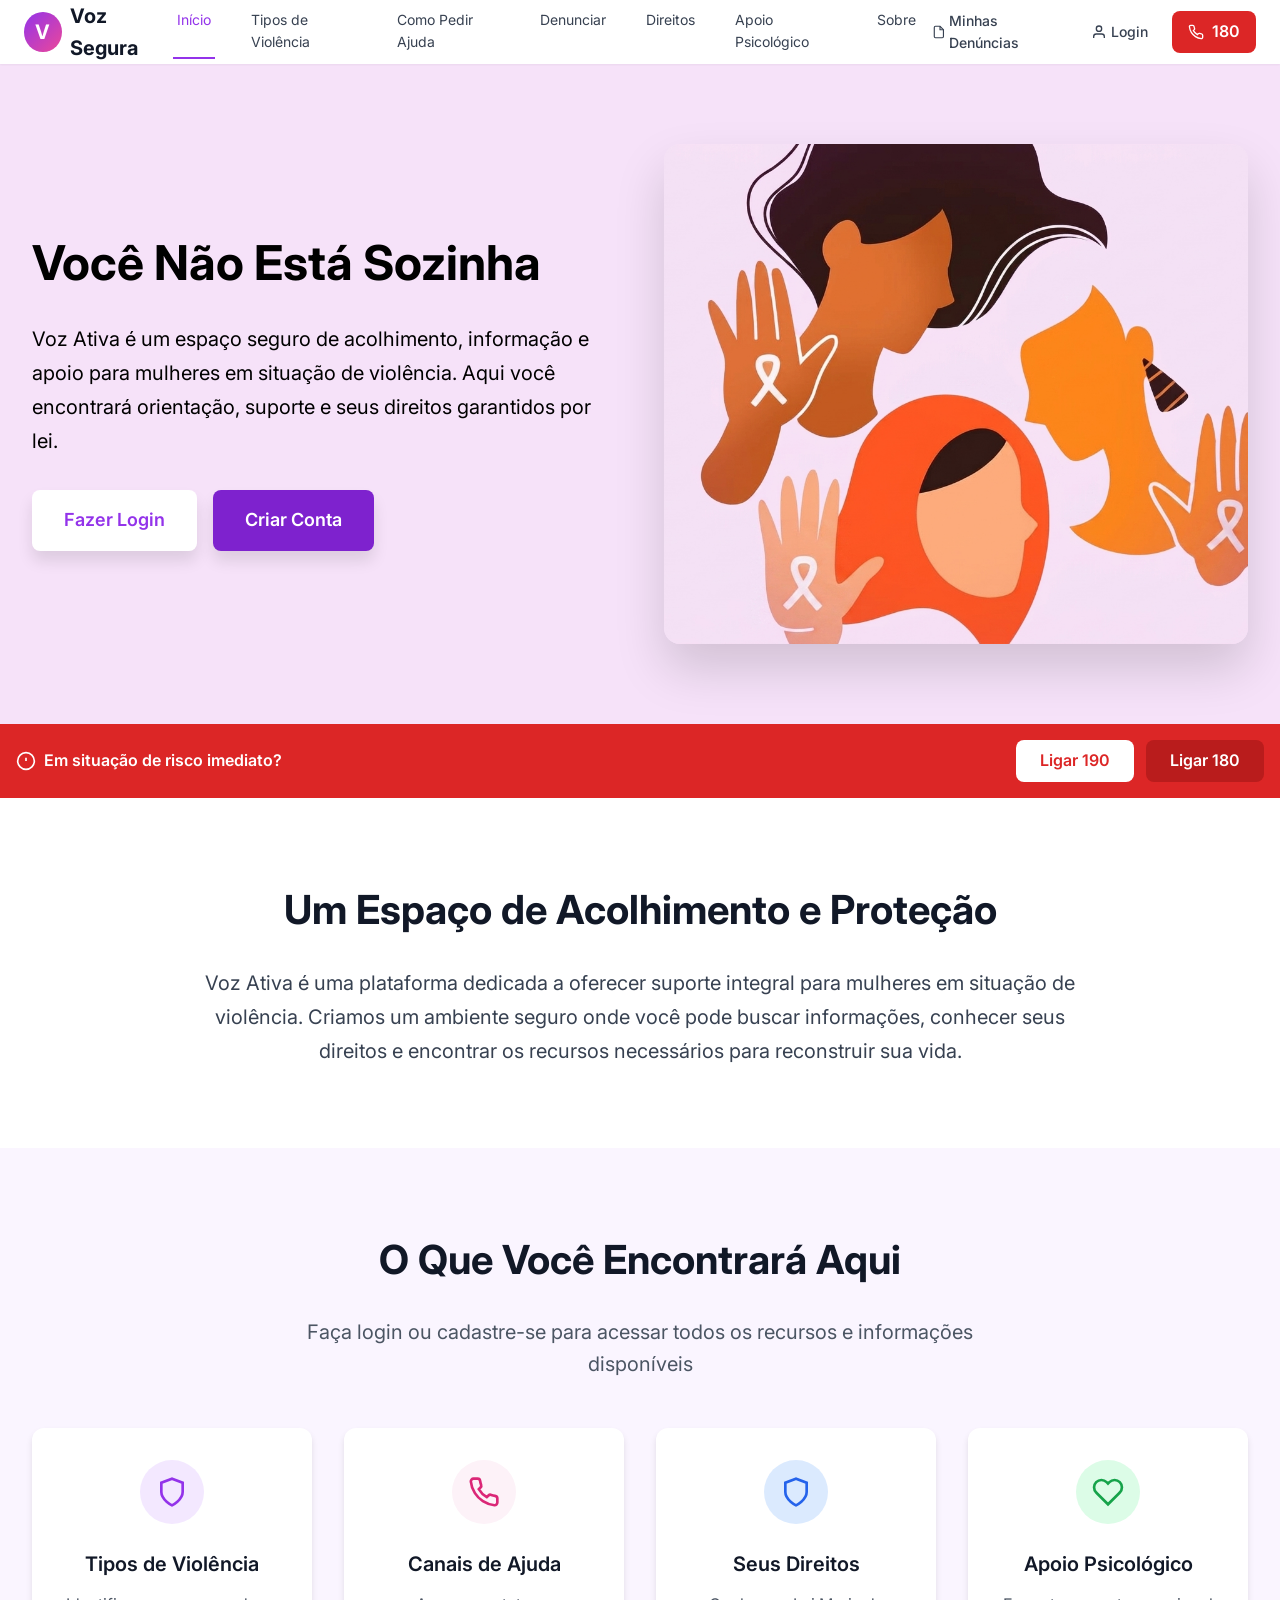
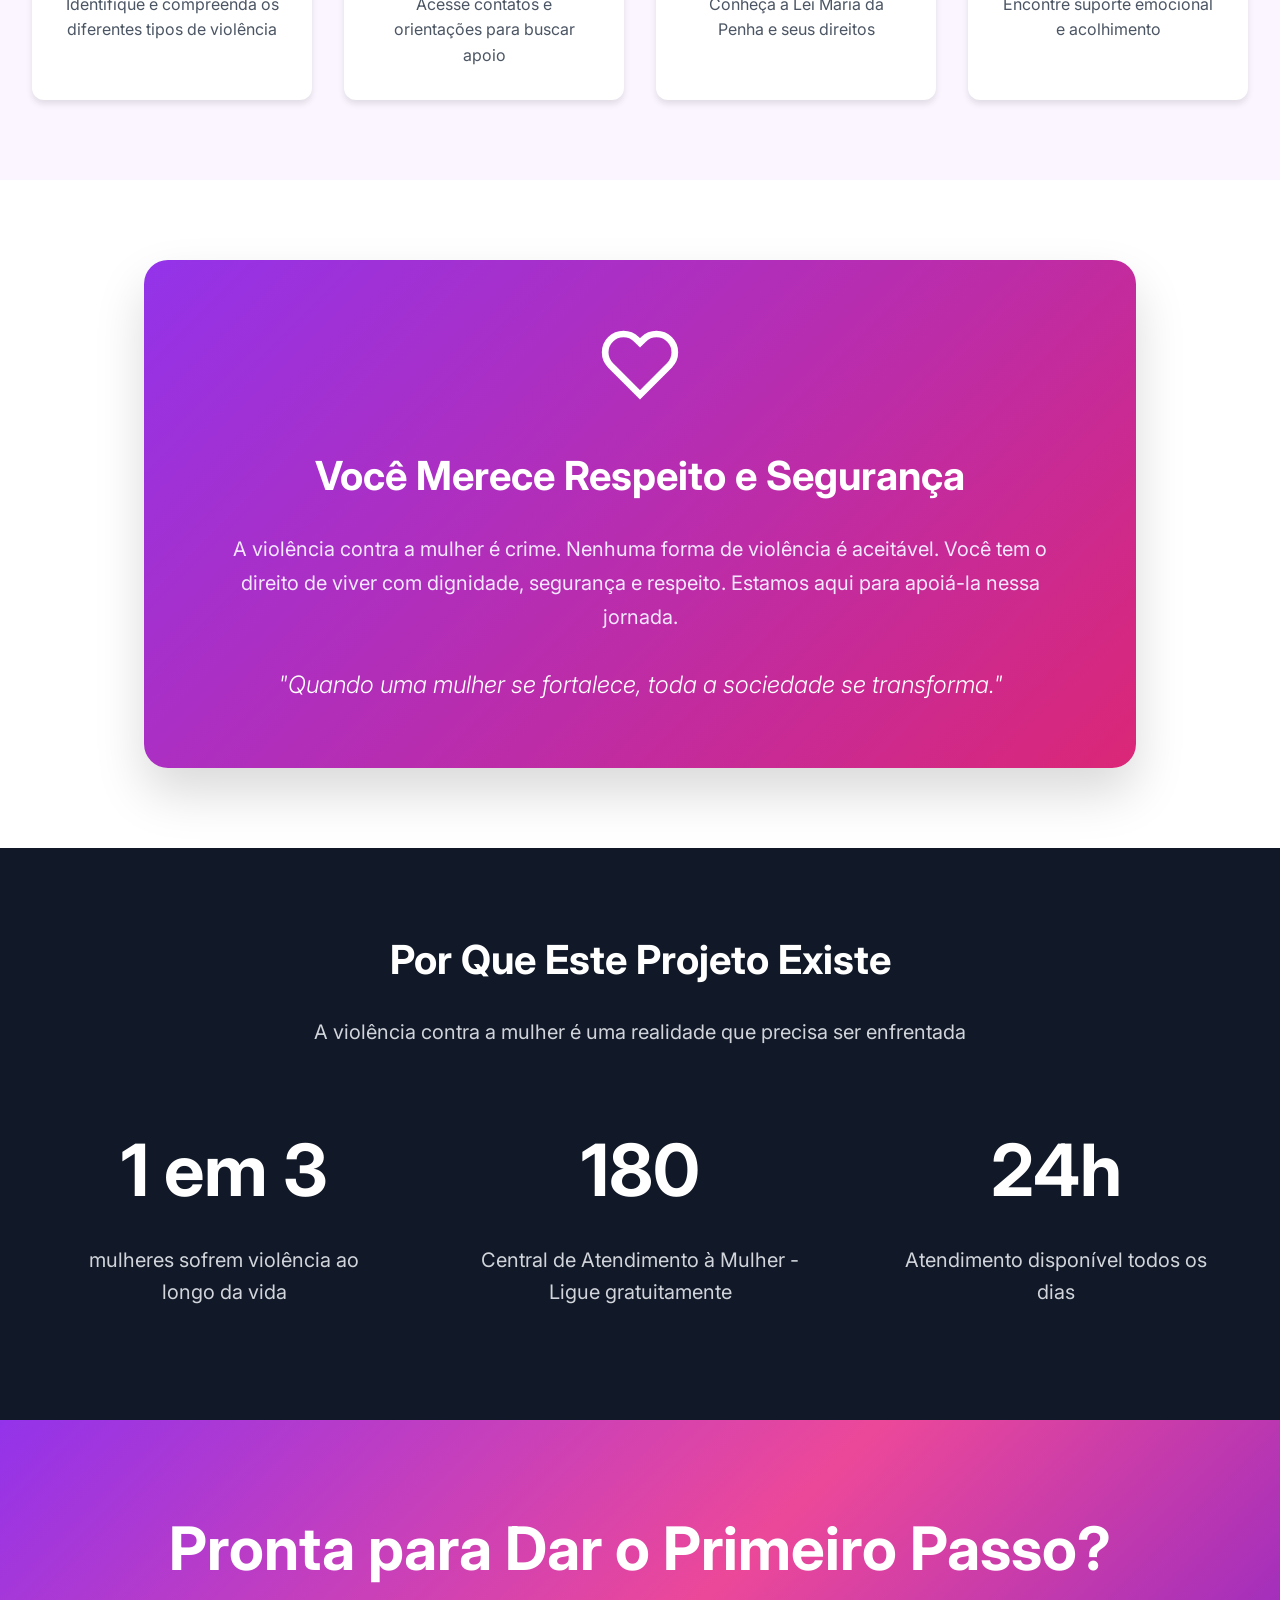
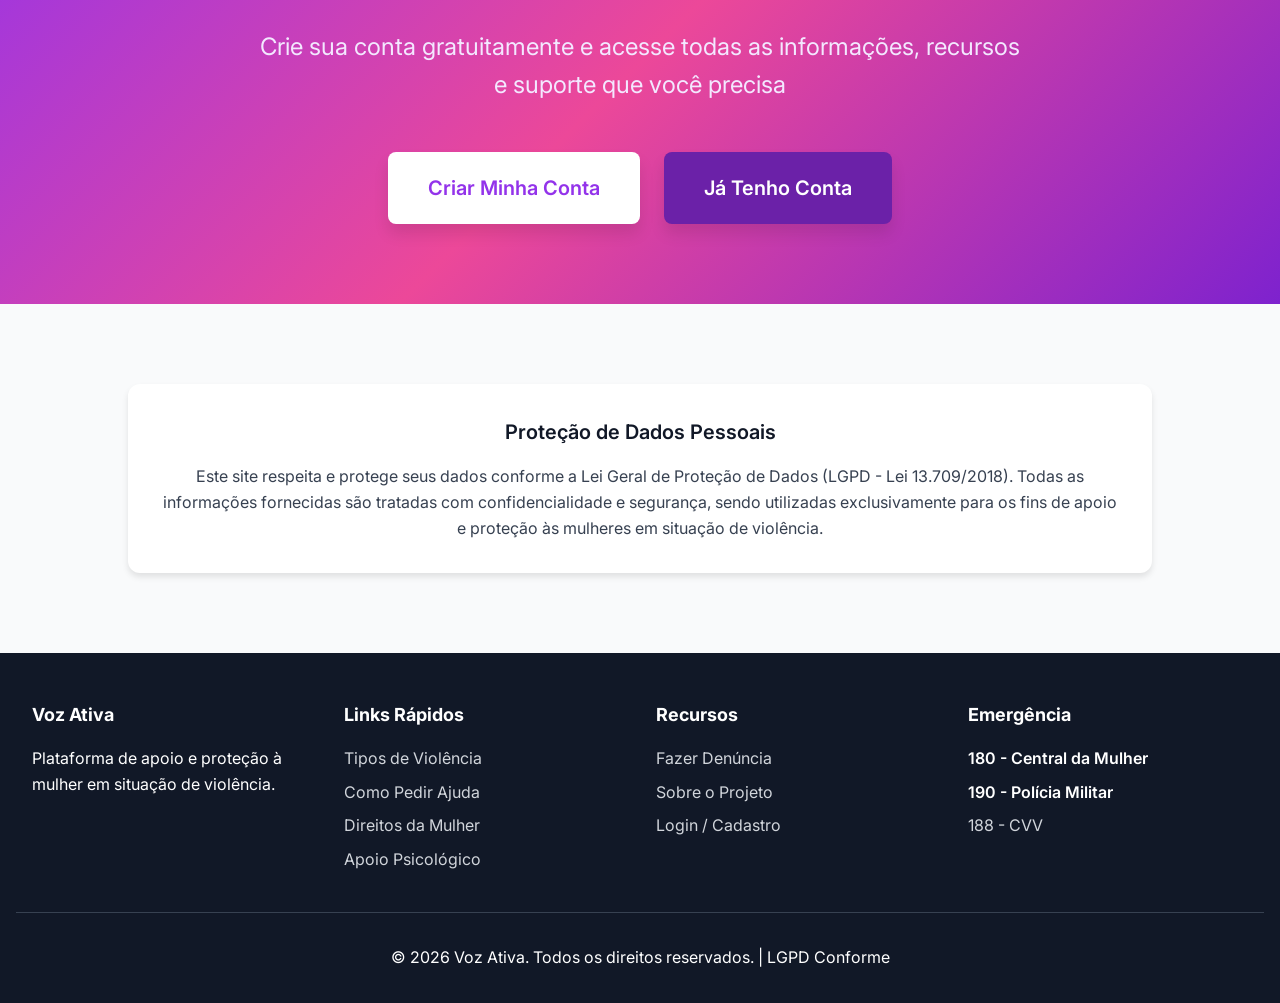
<file: index.html>
<!DOCTYPE html>
<html lang="pt-BR">

<head>
    <meta charset="UTF-8">
    <meta name="viewport" content="width=device-width, initial-scale=1.0">
    <title>Voz Ativa - Plataforma de Apoio à Mulher</title>
    <link rel="stylesheet" href="css/styles.css">
    <link rel="preconnect" href="https://fonts.googleapis.com">
    <link rel="preconnect" href="https://fonts.gstatic.com" crossorigin>
    <link href="https://fonts.googleapis.com/css2?family=Inter:wght@300;400;500;600;700;800;900&display=swap"
        rel="stylesheet">
</head>

<body>
    <!-- Header -->
    <header>
        <div class="container header-content">
            <a href="index.html" class="logo">
                <div class="logo-circle">V</div>
                <span class="logo-text">Voz Segura</span>
            </a>

            <!-- barra de navegação -->
            <nav class="nav-desktop">
                <a href="index.html" class="nav-link active">Início</a>
                <a href="tipos-violencia.html" class="nav-link">Tipos de Violência</a>
                <a href="como-pedir-ajuda.html" class="nav-link">Como Pedir Ajuda</a>
                <a href="denuncia.html" class="nav-link">Denunciar</a>
                <a href="direitos.html" class="nav-link">Direitos</a>
                <a href="apoio-psicologico.html" class="nav-link">Apoio Psicológico</a>
                <a href="sobre.html" class="nav-link">Sobre</a>
            </nav>


            <div class="user-nav">
                <a href="dashboard.html" class="user-nav-link">
                    <svg width="16" height="16" viewBox="0 0 24 24" fill="none" stroke="currentColor" stroke-width="2">
                        <path d="M14 2H6a2 2 0 0 0-2 2v16a2 2 0 0 0 2 2h12a2 2 0 0 0 2-2V8z"></path>
                        <polyline points="14 2 14 8 20 8"></polyline>
                    </svg>
                    Minhas Denúncias
                </a>
                <a href="login.html" class="user-nav-link">
                    <svg width="16" height="16" viewBox="0 0 24 24" fill="none" stroke="currentColor" stroke-width="2">
                        <path d="M20 21v-2a4 4 0 0 0-4-4H8a4 4 0 0 0-4 4v2"></path>
                        <circle cx="12" cy="7" r="4"></circle>
                    </svg>
                    Login
                </a>
                <a href="tel:180" class="btn-emergency">
                    <svg width="16" height="16" viewBox="0 0 24 24" fill="none" stroke="currentColor" stroke-width="2">
                        <path
                            d="M22 16.92v3a2 2 0 0 1-2.18 2 19.79 19.79 0 0 1-8.63-3.07 19.5 19.5 0 0 1-6-6 19.79 19.79 0 0 1-3.07-8.67A2 2 0 0 1 4.11 2h3a2 2 0 0 1 2 1.72 12.84 12.84 0 0 0 .7 2.81 2 2 0 0 1-.45 2.11L8.09 9.91a16 16 0 0 0 6 6l1.27-1.27a2 2 0 0 1 2.11-.45 12.84 12.84 0 0 0 2.81.7A2 2 0 0 1 22 16.92z">
                        </path>
                    </svg>
                    180
                </a>
            </div>

            <!-- Mobile Menu Button -->
            <button class="mobile-menu-btn" onclick="toggleMobileMenu()">
                <svg width="24" height="24" viewBox="0 0 24 24" fill="none" stroke="currentColor" stroke-width="2">
                    <line x1="3" y1="12" x2="21" y2="12"></line>
                    <line x1="3" y1="6" x2="21" y2="6"></line>
                    <line x1="3" y1="18" x2="21" y2="18"></line>
                </svg>
            </button>
        </div>

        <!-- Mobile Menu -->
        <div class="mobile-menu" id="mobileMenu">
            <a href="index.html" class="mobile-nav-link active">Início</a>
            <a href="tipos-violencia.html" class="mobile-nav-link">Tipos de Violência</a>
            <a href="como-pedir-ajuda.html" class="mobile-nav-link">Como Pedir Ajuda</a>
            <a href="denuncia.html" class="mobile-nav-link">Denunciar</a>
            <a href="direitos.html" class="mobile-nav-link">Direitos</a>
            <a href="apoio-psicologico.html" class="mobile-nav-link">Apoio Psicológico</a>
            <a href="sobre.html" class="mobile-nav-link">Sobre</a>
            <hr style="margin: 1rem 0; border-color: var(--gray-200);">
            <a href="dashboard.html" class="mobile-nav-link">Minhas Denúncias</a>
            <a href="login.html" class="mobile-nav-link">Login</a>
            <a href="tel:180" class="btn-emergency" style="display: flex; margin-top: 1rem;">
                Ligar 180 - Emergência
            </a>
        </div>
    </header>



    <!-- Hero Section -->
    <section class="hero">
        <div class="container hero-content">
            <div class="hero-text">
                <h1>Você Não Está Sozinha</h1>
                <p>Voz Ativa é um espaço seguro de acolhimento, informação e apoio para mulheres em situação de
                    violência. Aqui você encontrará orientação, suporte e seus direitos garantidos por lei.</p>
                <div class="hero-buttons">
                    <a href="login.html" class="btn-primary">Fazer Login</a>
                    <a href="login.html" class="btn-secondary">Criar Conta</a>
                </div>
            </div>
            <div class="hero-image">
                <img src="img/Gemini_Generated_Image_6g952v6g952v6g95.png" alt="Mulheres se apoiando">
            </div>
        </div>
    </section>

    <!-- Emergency Banner -->
    <div class="emergency-banner">
        <div class="container emergency-content">
            <div class="emergency-text">
                <svg width="20" height="20" viewBox="0 0 24 24" fill="none" stroke="currentColor" stroke-width="2">
                    <circle cx="12" cy="12" r="10"></circle>
                    <line x1="12" y1="8" x2="12" y2="12"></line>
                    <line x1="12" y1="16" x2="12.01" y2="16"></line>
                </svg>
                <span>Em situação de risco imediato?</span>
            </div>
            <div class="emergency-buttons">
                <a href="tel:190" class="btn-emergency-white">Ligar 190</a>
                <a href="tel:180" class="btn-emergency-dark">Ligar 180</a>
            </div>
        </div>
    </div>

    <!-- About Section -->
    <section class="section-white">
        <div class="container">
            <div style="max-width: 56rem; margin: 0 auto; text-align: center;">
                <h2 class="section-title">Um Espaço de Acolhimento e Proteção</h2>
                <p style="font-size: 1.25rem; color: var(--gray-700); line-height: 1.7;">
                    Voz Ativa é uma plataforma dedicada a oferecer suporte integral para mulheres em situação de
                    violência. Criamos um ambiente seguro onde você pode buscar informações, conhecer seus direitos e
                    encontrar os recursos necessários para reconstruir sua vida.
                </p>
            </div>
        </div>
    </section>

    <!-- Features Section -->
    <section class="section-purple">
        <div class="container">
            <div class="text-center mb-4">
                <h2 class="section-title">O Que Você Encontrará Aqui</h2>
                <p class="section-description">Faça login ou cadastre-se para acessar todos os recursos e informações
                    disponíveis</p>
            </div>

            <div class="grid grid-4">
                <div class="card">
                    <div class="card-icon card-icon-purple">
                        <svg width="32" height="32" viewBox="0 0 24 24" fill="none" stroke="currentColor"
                            stroke-width="2">
                            <path d="M12 22s8-4 8-10V5l-8-3-8 3v7c0 6 8 10 8 10z"></path>
                        </svg>
                    </div>
                    <h3 class="card-title">Tipos de Violência</h3>
                    <p class="card-text">Identifique e compreenda os diferentes tipos de violência</p>
                </div>

                <div class="card">
                    <div class="card-icon card-icon-pink">
                        <svg width="32" height="32" viewBox="0 0 24 24" fill="none" stroke="currentColor"
                            stroke-width="2">
                            <path
                                d="M22 16.92v3a2 2 0 0 1-2.18 2 19.79 19.79 0 0 1-8.63-3.07 19.5 19.5 0 0 1-6-6 19.79 19.79 0 0 1-3.07-8.67A2 2 0 0 1 4.11 2h3a2 2 0 0 1 2 1.72 12.84 12.84 0 0 0 .7 2.81 2 2 0 0 1-.45 2.11L8.09 9.91a16 16 0 0 0 6 6l1.27-1.27a2 2 0 0 1 2.11-.45 12.84 12.84 0 0 0 2.81.7A2 2 0 0 1 22 16.92z">
                            </path>
                        </svg>
                    </div>
                    <h3 class="card-title">Canais de Ajuda</h3>
                    <p class="card-text">Acesse contatos e orientações para buscar apoio</p>
                </div>

                <div class="card">
                    <div class="card-icon card-icon-blue">
                        <svg width="32" height="32" viewBox="0 0 24 24" fill="none" stroke="currentColor"
                            stroke-width="2">
                            <path d="M12 22s8-4 8-10V5l-8-3-8 3v7c0 6 8 10 8 10z"></path>
                        </svg>
                    </div>
                    <h3 class="card-title">Seus Direitos</h3>
                    <p class="card-text">Conheça a Lei Maria da Penha e seus direitos</p>
                </div>

                <div class="card">
                    <div class="card-icon card-icon-green">
                        <svg width="32" height="32" viewBox="0 0 24 24" fill="none" stroke="currentColor"
                            stroke-width="2">
                            <path
                                d="M20.84 4.61a5.5 5.5 0 0 0-7.78 0L12 5.67l-1.06-1.06a5.5 5.5 0 0 0-7.78 7.78l1.06 1.06L12 21.23l7.78-7.78 1.06-1.06a5.5 5.5 0 0 0 0-7.78z">
                            </path>
                        </svg>
                    </div>
                    <h3 class="card-title">Apoio Psicológico</h3>
                    <p class="card-text">Encontre suporte emocional e acolhimento</p>
                </div>
            </div>
        </div>
    </section>

    <!-- Support Message -->
    <section class="section-white">
        <div class="container" style="max-width: 64rem;">
            <div
                style="background: linear-gradient(135deg, var(--purple-600), var(--pink-600)); border-radius: 1.5rem; box-shadow: var(--shadow-2xl); padding: 4rem; text-align: center; color: var(--white);">
                <svg width="80" height="80" viewBox="0 0 24 24" fill="none" stroke="currentColor" stroke-width="2"
                    style="margin: 0 auto 2rem;">
                    <path
                        d="M20.84 4.61a5.5 5.5 0 0 0-7.78 0L12 5.67l-1.06-1.06a5.5 5.5 0 0 0-7.78 7.78l1.06 1.06L12 21.23l7.78-7.78 1.06-1.06a5.5 5.5 0 0 0 0-7.78z">
                    </path>
                </svg>
                <h2 style="font-size: 2.5rem; margin-bottom: 1.5rem;">Você Merece Respeito e Segurança</h2>
                <p style="font-size: 1.25rem; color: var(--purple-100); margin-bottom: 2rem; line-height: 1.7;">
                    A violência contra a mulher é crime. Nenhuma forma de violência é aceitável. Você tem o direito de
                    viver com dignidade, segurança e respeito. Estamos aqui para apoiá-la nessa jornada.
                </p>
                <p style="font-size: 1.5rem; font-style: italic; font-weight: 300;">
                    "Quando uma mulher se fortalece, toda a sociedade se transforma."
                </p>
            </div>
        </div>
    </section>

    <!-- Statistics -->
    <section class="section-dark">
        <div class="container">
            <div class="text-center mb-4">
                <h2 class="section-title">Por Que Este Projeto Existe</h2>
                <p style="font-size: 1.25rem; color: var(--gray-300); max-width: 48rem; margin: 0 auto;">
                    A violência contra a mulher é uma realidade que precisa ser enfrentada
                </p>
            </div>

            <div class="grid grid-3">
                <div class="stat-card">
                    <div class="stat-number" style="color: var(--purple-400);">1 em 3</div>
                    <p class="stat-label">mulheres sofrem violência ao longo da vida</p>
                </div>
                <div class="stat-card">
                    <div class="stat-number" style="color: var(--pink-400);">180</div>
                    <p class="stat-label">Central de Atendimento à Mulher - Ligue gratuitamente</p>
                </div>
                <div class="stat-card">
                    <div class="stat-number" style="color: var(--purple-400);">24h</div>
                    <p class="stat-label">Atendimento disponível todos os dias</p>
                </div>
            </div>
        </div>
    </section>

    <!-- CTA Section -->
    <section class="cta-section">
        <div class="container">
            <h2 class="cta-title">Pronta para Dar o Primeiro Passo?</h2>
            <p class="cta-description">
                Crie sua conta gratuitamente e acesse todas as informações, recursos e suporte que você precisa
            </p>
            <div class="cta-buttons">
                <a href="login.html" class="btn-primary" style="font-size: 1.25rem; padding: 1.25rem 2.5rem;">Criar
                    Minha Conta</a>
                <a href="login.html" class="btn-secondary"
                    style="font-size: 1.25rem; padding: 1.25rem 2.5rem; background: var(--purple-800);">Já Tenho
                    Conta</a>
            </div>
        </div>
    </section>

    <!-- Privacy Notice -->
    <section class="section-gray">
        <div class="container">
            <div class="card" style="max-width: 64rem; margin: 0 auto; text-align: center;">
                <h3 style="font-weight: 600; margin-bottom: 1rem; font-size: 1.25rem;">Proteção de Dados Pessoais</h3>
                <p style="color: var(--gray-700);">
                    Este site respeita e protege seus dados conforme a Lei Geral de Proteção de Dados (LGPD - Lei
                    13.709/2018). Todas as informações fornecidas são tratadas com confidencialidade e segurança, sendo
                    utilizadas exclusivamente para os fins de apoio e proteção às mulheres em situação de violência.
                </p>
            </div>
        </div>
    </section>

    <!-- Footer -->
    <footer>
        <div class="container footer-content">
            <div class="footer-section">
                <h3>Voz Ativa</h3>
                <p style="color: var(--gray-400);">Plataforma de apoio e proteção à mulher em situação de violência.</p>
            </div>
            <div class="footer-section">
                <h3>Links Rápidos</h3>
                <a href="tipos-violencia.html" class="footer-link">Tipos de Violência</a>
                <a href="como-pedir-ajuda.html" class="footer-link">Como Pedir Ajuda</a>
                <a href="direitos.html" class="footer-link">Direitos da Mulher</a>
                <a href="apoio-psicologico.html" class="footer-link">Apoio Psicológico</a>
            </div>
            <div class="footer-section">
                <h3>Recursos</h3>
                <a href="denuncia.html" class="footer-link">Fazer Denúncia</a>
                <a href="sobre.html" class="footer-link">Sobre o Projeto</a>
                <a href="login.html" class="footer-link">Login / Cadastro</a>
            </div>
            <div class="footer-section">
                <h3>Emergência</h3>
                <a href="tel:180" class="footer-link" style="font-weight: 600; color: var(--red-400);">180 - Central da
                    Mulher</a>
                <a href="tel:190" class="footer-link" style="font-weight: 600; color: var(--red-400);">190 - Polícia
                    Militar</a>
                <a href="tel:188" class="footer-link">188 - CVV</a>
            </div>
        </div>
        <div class="container footer-bottom">
            <p>&copy; 2026 Voz Ativa. Todos os direitos reservados. | LGPD Conforme</p>
        </div>
    </footer>

    <script src="js/script.js"></script>
</body>

</html>
</file>
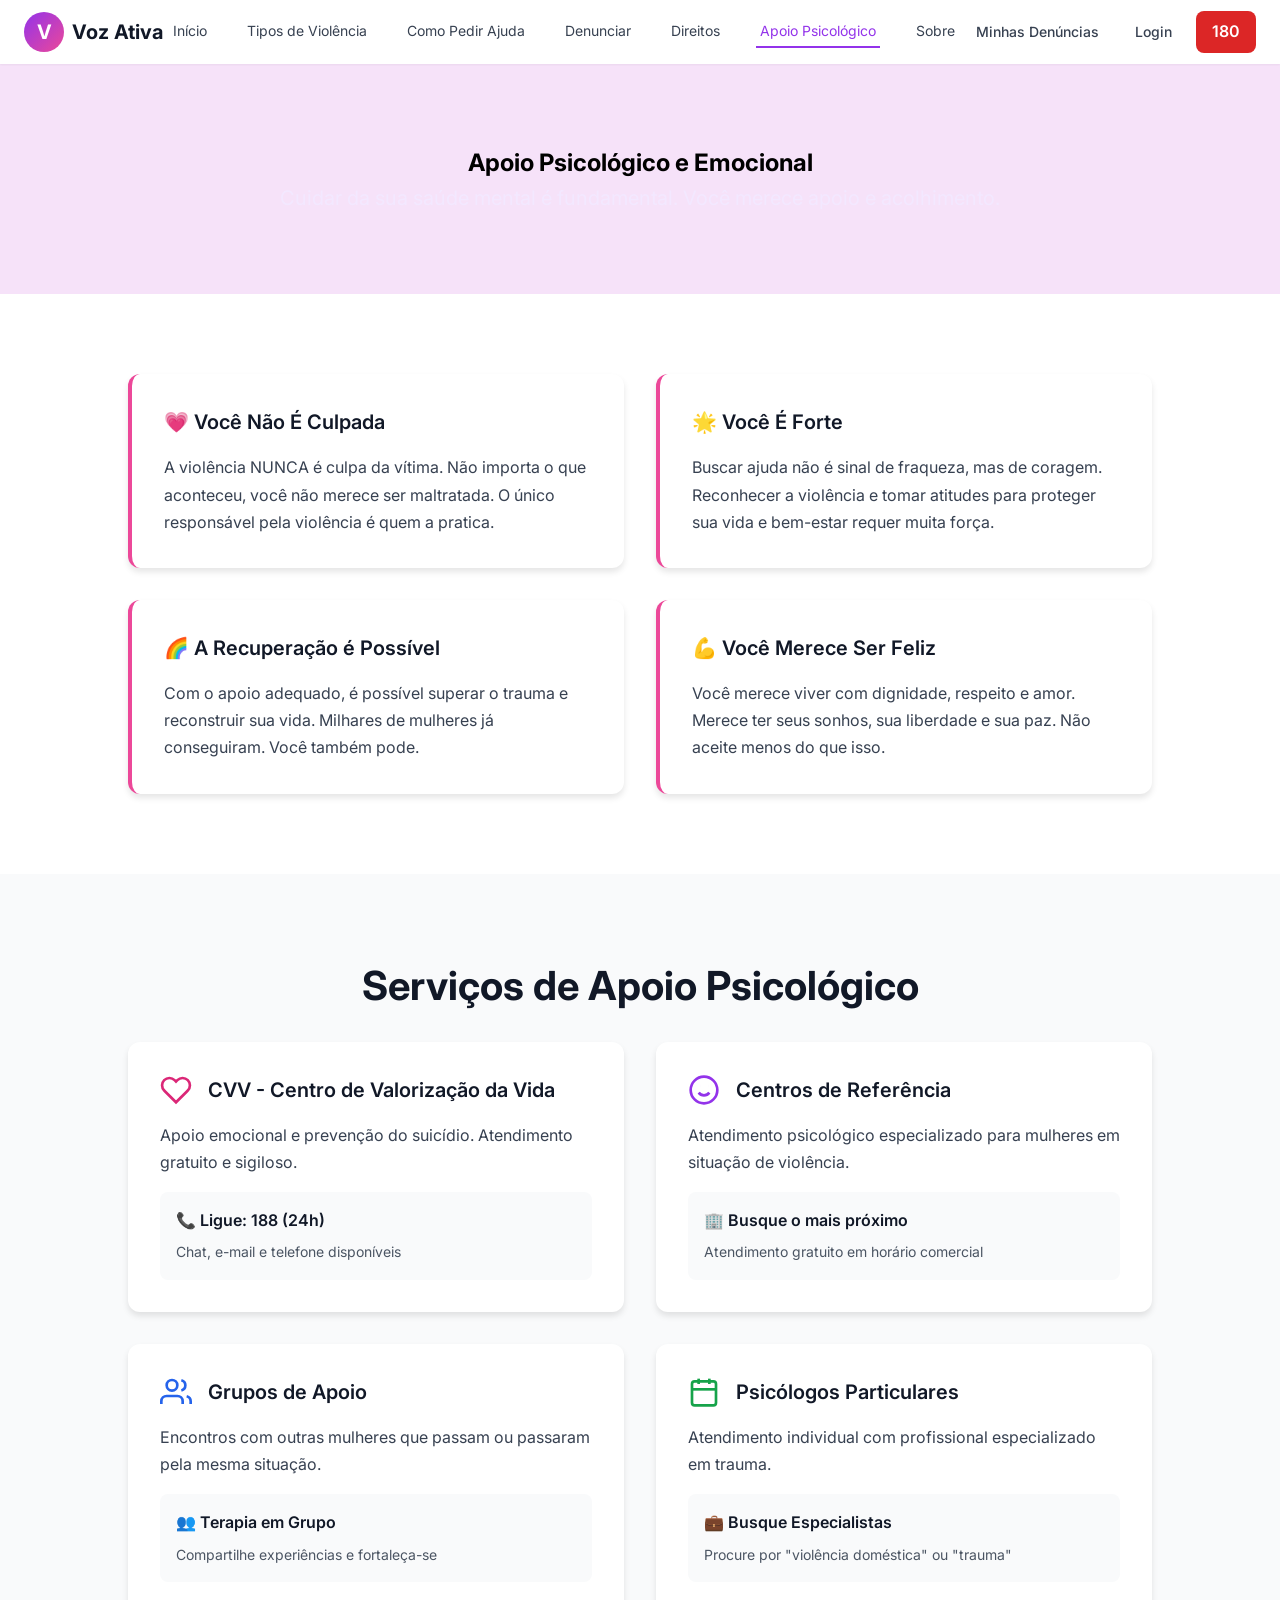
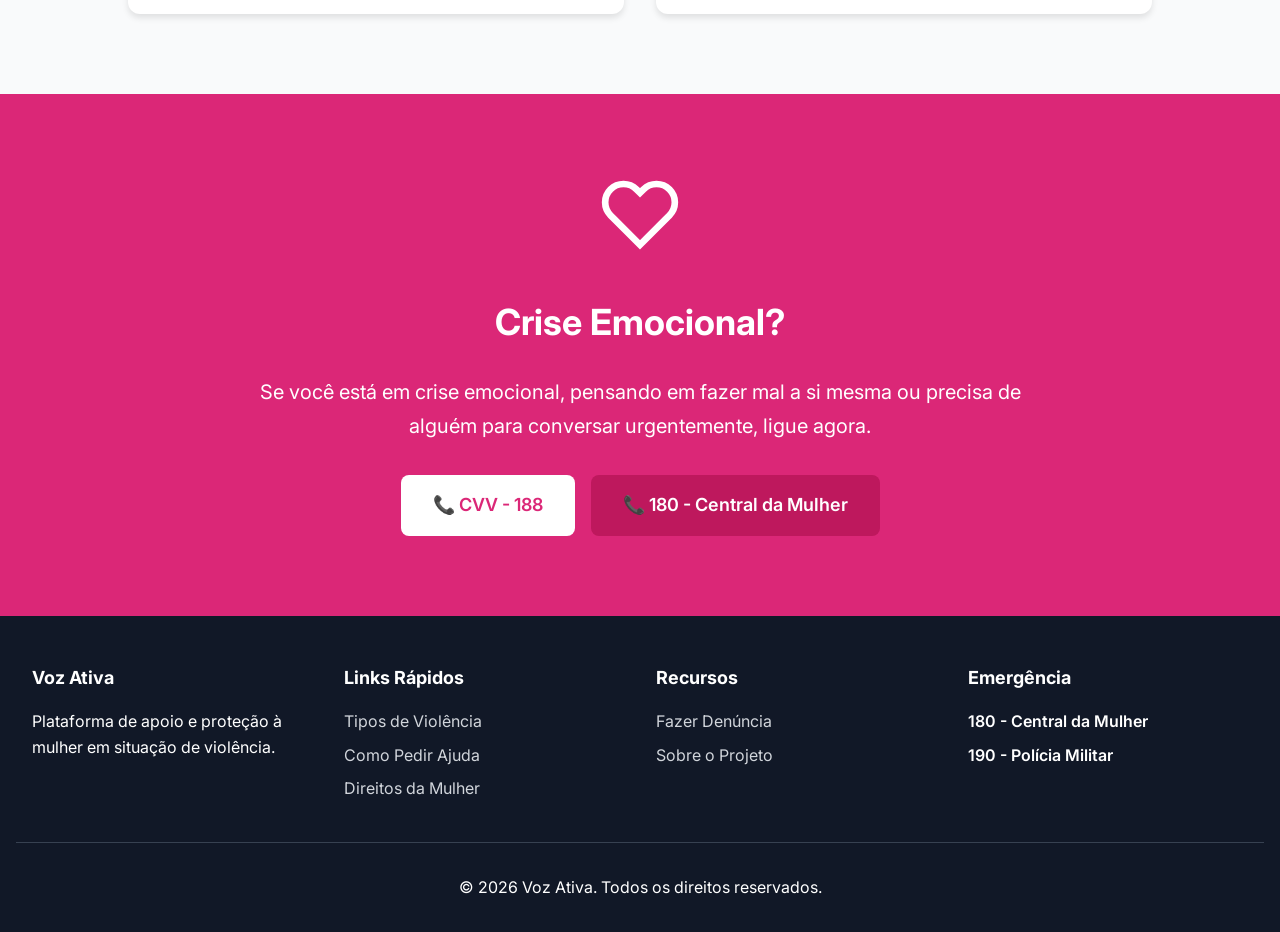
<file: apoio-psicologico.html>
<!DOCTYPE html>
<html lang="pt-BR">
<head>
    <meta charset="UTF-8">
    <meta name="viewport" content="width=device-width, initial-scale=1.0">
    <title>Apoio Psicológico - Voz Ativa</title>
    <link rel="stylesheet" href="css/styles.css">
    <link href="https://fonts.googleapis.com/css2?family=Inter:wght@300;400;500;600;700;800;900&display=swap" rel="stylesheet">
</head>
<body>
    <header>
        <div class="container header-content">
            <a href="index.html" class="logo">
                <div class="logo-circle">V</div>
                <span class="logo-text">Voz Ativa</span>
            </a>
            <nav class="nav-desktop">
                <a href="index.html" class="nav-link">Início</a>
                <a href="tipos-violencia.html" class="nav-link">Tipos de Violência</a>
                <a href="como-pedir-ajuda.html" class="nav-link">Como Pedir Ajuda</a>
                <a href="denuncia.html" class="nav-link">Denunciar</a>
                <a href="direitos.html" class="nav-link">Direitos</a>
                <a href="apoio-psicologico.html" class="nav-link active">Apoio Psicológico</a>
                <a href="sobre.html" class="nav-link">Sobre</a>
            </nav>
            <div class="user-nav">
                <a href="dashboard.html" class="user-nav-link">Minhas Denúncias</a>
                <a href="login.html" class="user-nav-link">Login</a>
                <a href="tel:180" class="btn-emergency">180</a>
            </div>
            <button class="mobile-menu-btn" onclick="toggleMobileMenu()">☰</button>
        </div>
    </header>

    <section class="hero">
        <div class="container">
            <div style="max-width: 48rem; margin: 0 auto; text-align: center;">
                <h1>Apoio Psicológico e Emocional</h1>
                <p style="font-size: 1.25rem; color: var(--purple-100);">Cuidar da sua saúde mental é fundamental. Você merece apoio e acolhimento.</p>
            </div>
        </div>
    </section>

    <section class="section-white">
        <div class="container">
            <div class="grid grid-2" style="max-width: 64rem; margin: 0 auto;">
                <div class="card" style="border-left: 4px solid var(--pink-500);">
                    <h3 style="font-weight: 600; font-size: 1.25rem; margin-bottom: 1rem;">💗 Você Não É Culpada</h3>
                    <p style="color: var(--gray-700); line-height: 1.7;">A violência NUNCA é culpa da vítima. Não importa o que aconteceu, você não merece ser maltratada. O único responsável pela violência é quem a pratica.</p>
                </div>
                <div class="card" style="border-left: 4px solid var(--pink-500);">
                    <h3 style="font-weight: 600; font-size: 1.25rem; margin-bottom: 1rem;">🌟 Você É Forte</h3>
                    <p style="color: var(--gray-700); line-height: 1.7;">Buscar ajuda não é sinal de fraqueza, mas de coragem. Reconhecer a violência e tomar atitudes para proteger sua vida e bem-estar requer muita força.</p>
                </div>
                <div class="card" style="border-left: 4px solid var(--pink-500);">
                    <h3 style="font-weight: 600; font-size: 1.25rem; margin-bottom: 1rem;">🌈 A Recuperação é Possível</h3>
                    <p style="color: var(--gray-700); line-height: 1.7;">Com o apoio adequado, é possível superar o trauma e reconstruir sua vida. Milhares de mulheres já conseguiram. Você também pode.</p>
                </div>
                <div class="card" style="border-left: 4px solid var(--pink-500);">
                    <h3 style="font-weight: 600; font-size: 1.25rem; margin-bottom: 1rem;">💪 Você Merece Ser Feliz</h3>
                    <p style="color: var(--gray-700); line-height: 1.7;">Você merece viver com dignidade, respeito e amor. Merece ter seus sonhos, sua liberdade e sua paz. Não aceite menos do que isso.</p>
                </div>
            </div>
        </div>
    </section>

    <section class="section-gray">
        <div class="container">
            <h2 class="section-title">Serviços de Apoio Psicológico</h2>
            <div class="grid grid-2" style="max-width: 64rem; margin: 0 auto;">
                <div class="card">
                    <div style="display: flex; align-items: center; gap: 1rem; margin-bottom: 1rem;">
                        <svg width="32" height="32" viewBox="0 0 24 24" fill="none" stroke="currentColor" stroke-width="2" style="color: var(--pink-600);">
                            <path d="M20.84 4.61a5.5 5.5 0 0 0-7.78 0L12 5.67l-1.06-1.06a5.5 5.5 0 0 0-7.78 7.78l1.06 1.06L12 21.23l7.78-7.78 1.06-1.06a5.5 5.5 0 0 0 0-7.78z"></path>
                        </svg>
                        <h3 style="font-weight: 600; font-size: 1.25rem;">CVV - Centro de Valorização da Vida</h3>
                    </div>
                    <p style="color: var(--gray-700); margin-bottom: 1rem; line-height: 1.7;">Apoio emocional e prevenção do suicídio. Atendimento gratuito e sigiloso.</p>
                    <div style="background: var(--gray-50); padding: 1rem; border-radius: 0.5rem;">
                        <p style="font-weight: 600; margin-bottom: 0.5rem;">📞 Ligue: 188 (24h)</p>
                        <p style="font-size: 0.875rem; color: var(--gray-600);">Chat, e-mail e telefone disponíveis</p>
                    </div>
                </div>

                <div class="card">
                    <div style="display: flex; align-items: center; gap: 1rem; margin-bottom: 1rem;">
                        <svg width="32" height="32" viewBox="0 0 24 24" fill="none" stroke="currentColor" stroke-width="2" style="color: var(--purple-600);">
                            <circle cx="12" cy="12" r="10"></circle>
                            <path d="M8 14s1.5 2 4 2 4-2 4-2"></path>
                            <line x1="9" y1="9" x2="9.01" y2="9"></line>
                            <line x1="15" y1="9" x2="15.01" y2="9"></line>
                        </svg>
                        <h3 style="font-weight: 600; font-size: 1.25rem;">Centros de Referência</h3>
                    </div>
                    <p style="color: var(--gray-700); margin-bottom: 1rem; line-height: 1.7;">Atendimento psicológico especializado para mulheres em situação de violência.</p>
                    <div style="background: var(--gray-50); padding: 1rem; border-radius: 0.5rem;">
                        <p style="font-weight: 600; margin-bottom: 0.5rem;">🏢 Busque o mais próximo</p>
                        <p style="font-size: 0.875rem; color: var(--gray-600);">Atendimento gratuito em horário comercial</p>
                    </div>
                </div>

                <div class="card">
                    <div style="display: flex; align-items: center; gap: 1rem; margin-bottom: 1rem;">
                        <svg width="32" height="32" viewBox="0 0 24 24" fill="none" stroke="currentColor" stroke-width="2" style="color: #2563EB;">
                            <path d="M17 21v-2a4 4 0 0 0-4-4H5a4 4 0 0 0-4 4v2"></path>
                            <circle cx="9" cy="7" r="4"></circle>
                            <path d="M23 21v-2a4 4 0 0 0-3-3.87"></path>
                            <path d="M16 3.13a4 4 0 0 1 0 7.75"></path>
                        </svg>
                        <h3 style="font-weight: 600; font-size: 1.25rem;">Grupos de Apoio</h3>
                    </div>
                    <p style="color: var(--gray-700); margin-bottom: 1rem; line-height: 1.7;">Encontros com outras mulheres que passam ou passaram pela mesma situação.</p>
                    <div style="background: var(--gray-50); padding: 1rem; border-radius: 0.5rem;">
                        <p style="font-weight: 600; margin-bottom: 0.5rem;">👥 Terapia em Grupo</p>
                        <p style="font-size: 0.875rem; color: var(--gray-600);">Compartilhe experiências e fortaleça-se</p>
                    </div>
                </div>

                <div class="card">
                    <div style="display: flex; align-items: center; gap: 1rem; margin-bottom: 1rem;">
                        <svg width="32" height="32" viewBox="0 0 24 24" fill="none" stroke="currentColor" stroke-width="2" style="color: #16A34A;">
                            <rect x="3" y="4" width="18" height="18" rx="2" ry="2"></rect>
                            <line x1="16" y1="2" x2="16" y2="6"></line>
                            <line x1="8" y1="2" x2="8" y2="6"></line>
                            <line x1="3" y1="10" x2="21" y2="10"></line>
                        </svg>
                        <h3 style="font-weight: 600; font-size: 1.25rem;">Psicólogos Particulares</h3>
                    </div>
                    <p style="color: var(--gray-700); margin-bottom: 1rem; line-height: 1.7;">Atendimento individual com profissional especializado em trauma.</p>
                    <div style="background: var(--gray-50); padding: 1rem; border-radius: 0.5rem;">
                        <p style="font-weight: 600; margin-bottom: 0.5rem;">💼 Busque Especialistas</p>
                        <p style="font-size: 0.875rem; color: var(--gray-600);">Procure por "violência doméstica" ou "trauma"</p>
                    </div>
                </div>
            </div>
        </div>
    </section>

    <section style="background: var(--pink-600); color: var(--white); padding: 5rem 1rem; text-align: center;">
        <div class="container">
            <svg width="80" height="80" viewBox="0 0 24 24" fill="none" stroke="currentColor" stroke-width="2" style="margin: 0 auto 2rem;">
                <path d="M20.84 4.61a5.5 5.5 0 0 0-7.78 0L12 5.67l-1.06-1.06a5.5 5.5 0 0 0-7.78 7.78l1.06 1.06L12 21.23l7.78-7.78 1.06-1.06a5.5 5.5 0 0 0 0-7.78z"></path>
            </svg>
            <h2 style="font-size: 2.25rem; margin-bottom: 1.5rem;">Crise Emocional?</h2>
            <p style="font-size: 1.25rem; color: var(--pink-100); margin-bottom: 2rem; max-width: 48rem; margin-left: auto; margin-right: auto; line-height: 1.7;">
                Se você está em crise emocional, pensando em fazer mal a si mesma ou precisa de alguém para conversar urgentemente, ligue agora.
            </p>
            <div style="display: flex; gap: 1rem; justify-content: center; flex-wrap: wrap;">
                <a href="tel:188" class="btn" style="background: var(--white); color: var(--pink-600); font-size: 1.125rem; padding: 1rem 2rem;">📞 CVV - 188</a>
                <a href="tel:180" class="btn" style="background: var(--pink-700); color: var(--white); font-size: 1.125rem; padding: 1rem 2rem;">📞 180 - Central da Mulher</a>
            </div>
        </div>
    </section>

    <footer>
        <div class="container footer-content">
            <div class="footer-section">
                <h3>Voz Ativa</h3>
                <p style="color: var(--gray-400);">Plataforma de apoio e proteção à mulher em situação de violência.</p>
            </div>
            <div class="footer-section">
                <h3>Links Rápidos</h3>
                <a href="tipos-violencia.html" class="footer-link">Tipos de Violência</a>
                <a href="como-pedir-ajuda.html" class="footer-link">Como Pedir Ajuda</a>
                <a href="direitos.html" class="footer-link">Direitos da Mulher</a>
            </div>
            <div class="footer-section">
                <h3>Recursos</h3>
                <a href="denuncia.html" class="footer-link">Fazer Denúncia</a>
                <a href="sobre.html" class="footer-link">Sobre o Projeto</a>
            </div>
            <div class="footer-section">
                <h3>Emergência</h3>
                <a href="tel:180" class="footer-link" style="font-weight: 600; color: var(--red-400);">180 - Central da Mulher</a>
                <a href="tel:190" class="footer-link" style="font-weight: 600; color: var(--red-400);">190 - Polícia Militar</a>
            </div>
        </div>
        <div class="container footer-bottom">
            <p>&copy; 2026 Voz Ativa. Todos os direitos reservados.</p>
        </div>
    </footer>
    <script src="js/script.js"></script>
</body>
</html>
</file>
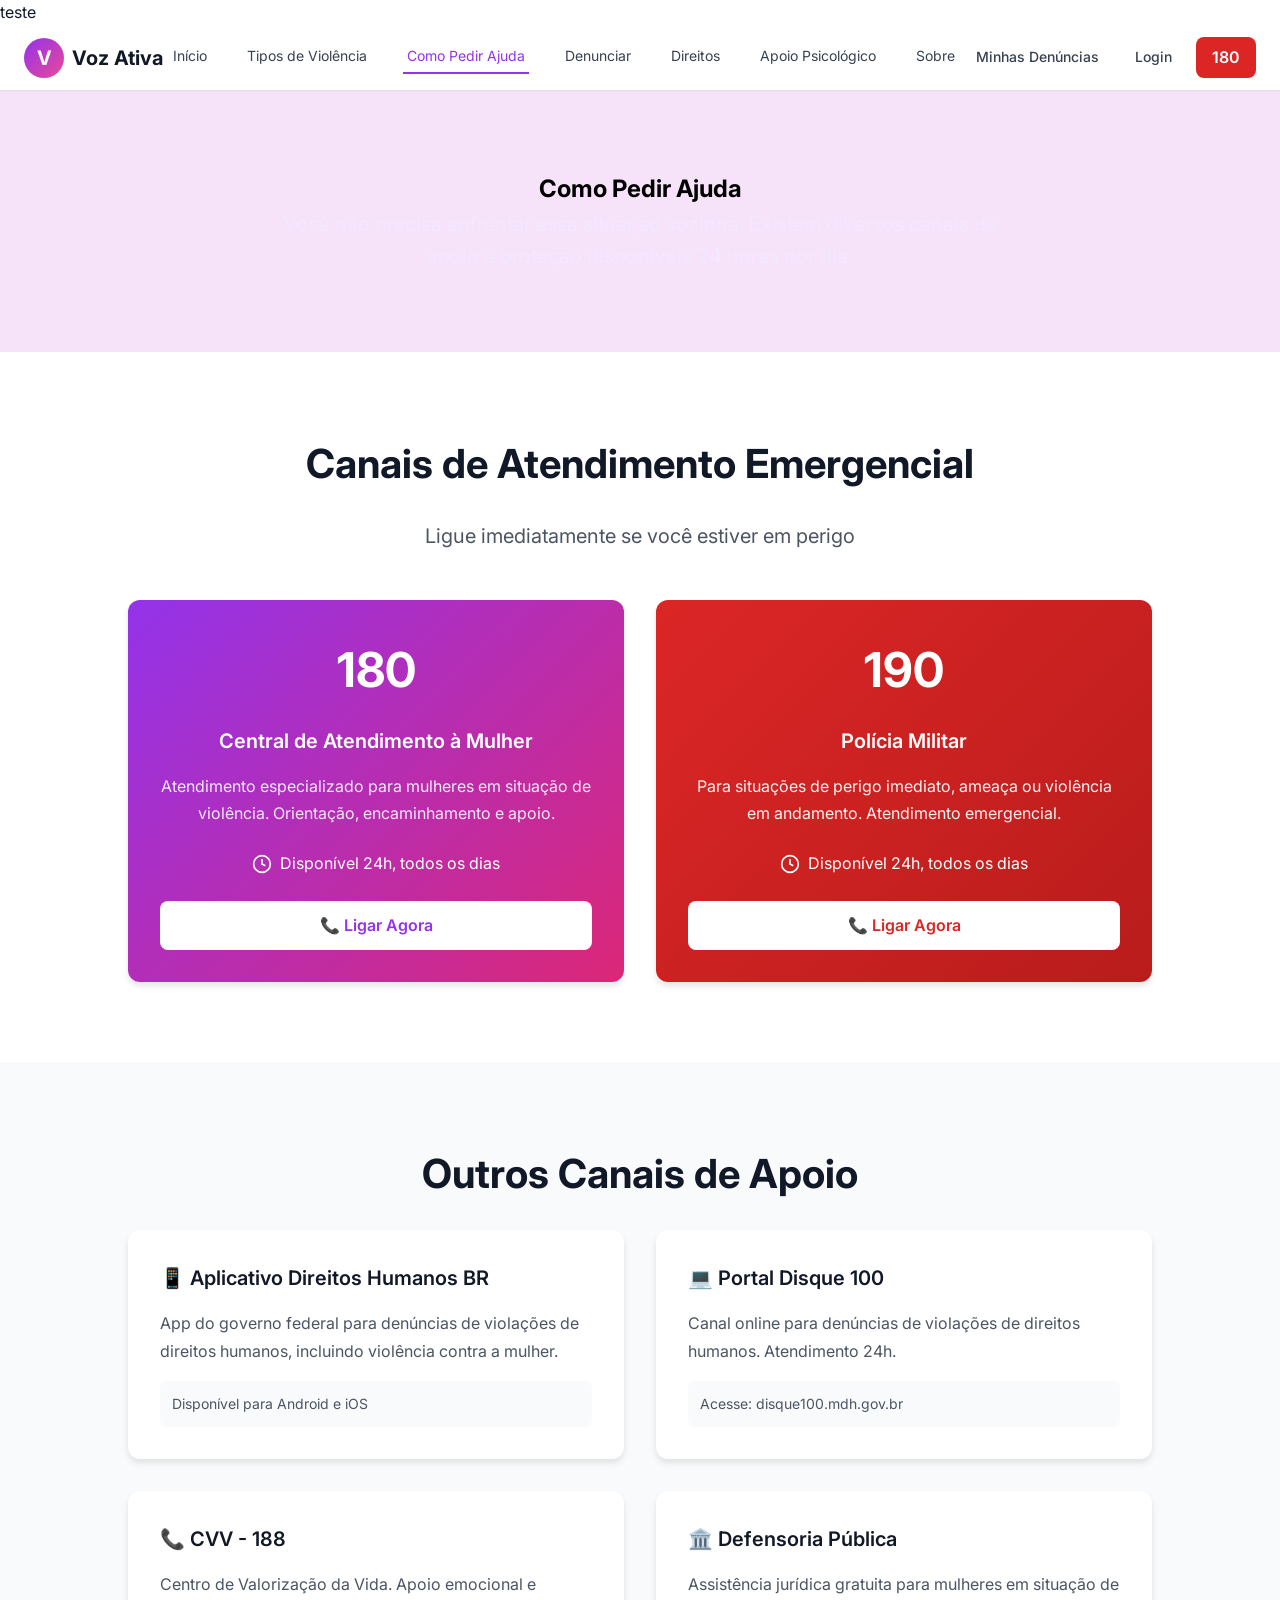
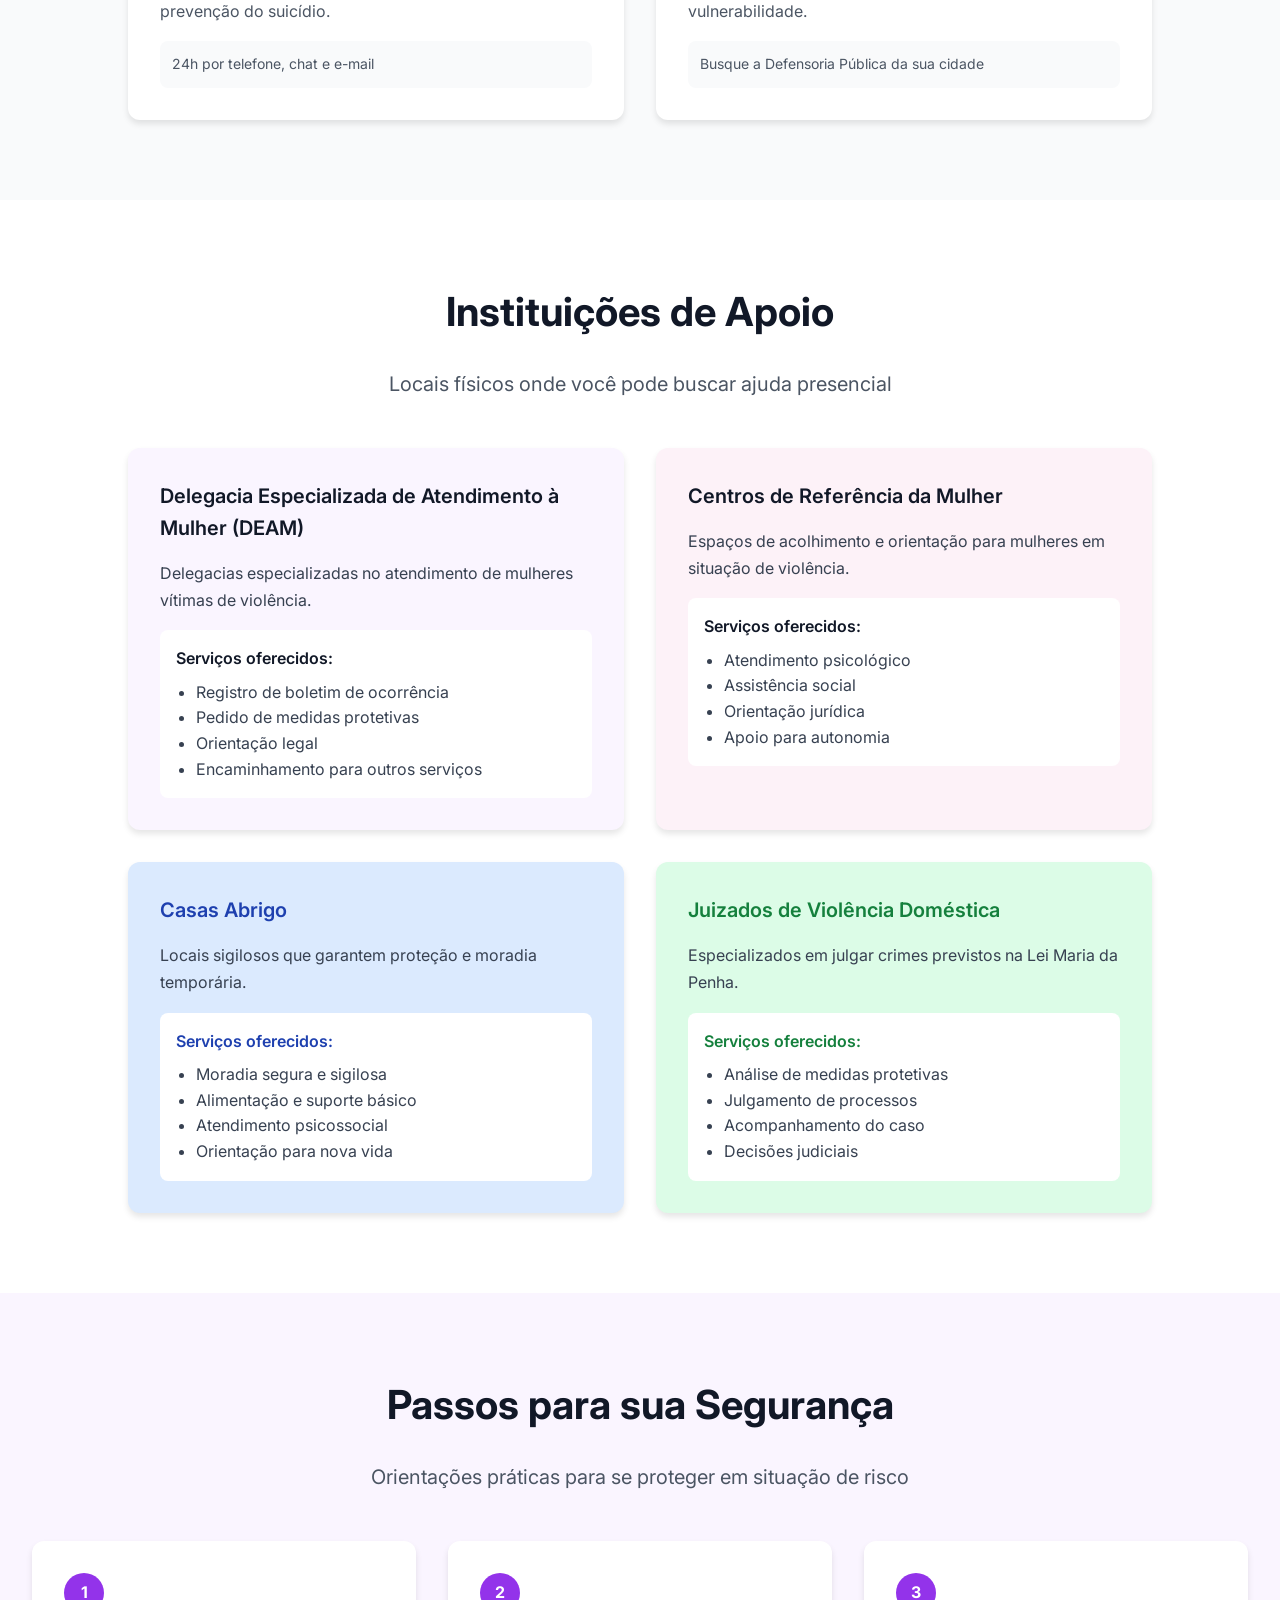
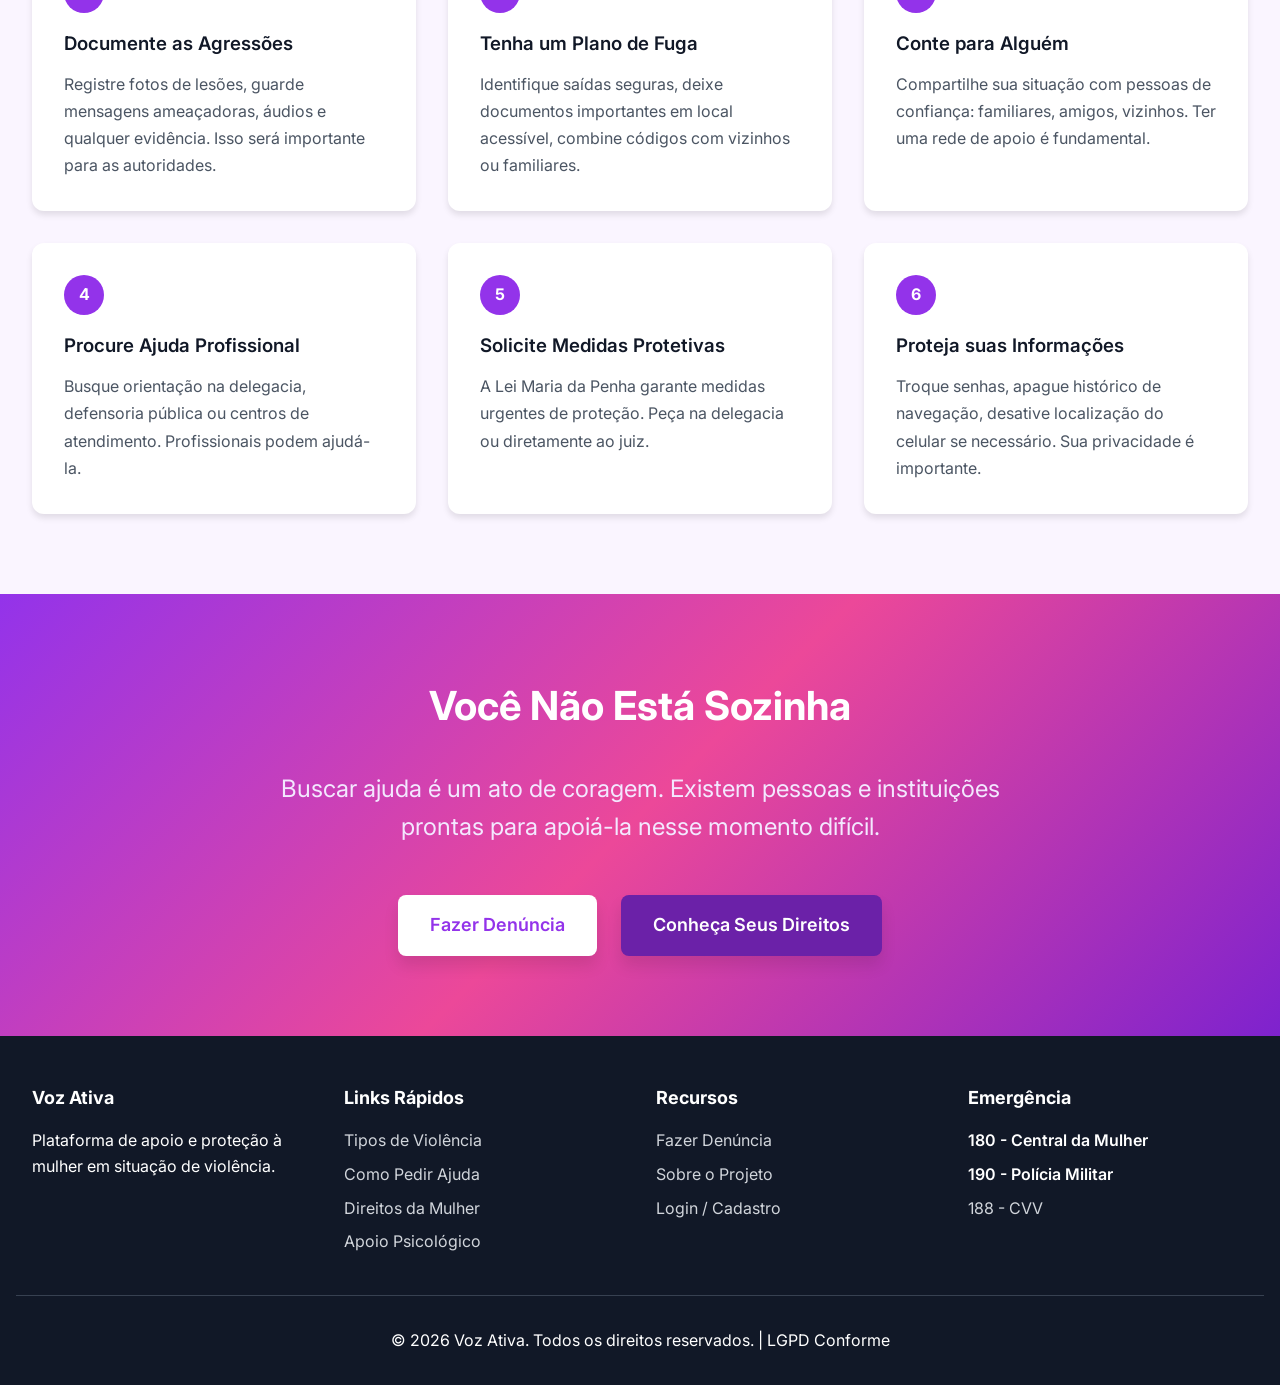
<file: como-pedir-ajuda.html>
<!DOCTYPE html>
<html lang="pt-BR">
<head>
    <meta charset="UTF-8">
    <meta name="viewport" content="width=device-width, initial-scale=1.0">
    <title>Como Pedir Ajuda - Voz Ativa</title>
    <link rel="stylesheet" href="css/styles.css">
    <link href="https://fonts.googleapis.com/css2?family=Inter:wght@300;400;500;600;700;800;900&display=swap" rel="stylesheet">
</head>
<body>
    <!-- Header -->
    <header>
        teste
        <div class="container header-content">
            <a href="index.html" class="logo">
                <div class="logo-circle">V</div>
                <span class="logo-text">Voz Ativa</span>
            </a>

            <nav class="nav-desktop">
                <a href="index.html" class="nav-link">Início</a>
                <a href="tipos-violencia.html" class="nav-link">Tipos de Violência</a>
                <a href="como-pedir-ajuda.html" class="nav-link active">Como Pedir Ajuda</a>
                <a href="denuncia.html" class="nav-link">Denunciar</a>
                <a href="direitos.html" class="nav-link">Direitos</a>
                <a href="apoio-psicologico.html" class="nav-link">Apoio Psicológico</a>
                <a href="sobre.html" class="nav-link">Sobre</a>
            </nav>

            <div class="user-nav">
                <a href="dashboard.html" class="user-nav-link">Minhas Denúncias</a>
                <a href="login.html" class="user-nav-link">Login</a>
                <a href="tel:180" class="btn-emergency">180</a>
            </div>

            <button class="mobile-menu-btn" onclick="toggleMobileMenu()">
                <svg width="24" height="24" viewBox="0 0 24 24" fill="none" stroke="currentColor" stroke-width="2">
                    <line x1="3" y1="12" x2="21" y2="12"></line>
                    <line x1="3" y1="6" x2="21" y2="6"></line>
                    <line x1="3" y1="18" x2="21" y2="18"></line>
                </svg>
            </button>
        </div>

        <div class="mobile-menu" id="mobileMenu">
            <a href="index.html" class="mobile-nav-link">Início</a>
            <a href="tipos-violencia.html" class="mobile-nav-link">Tipos de Violência</a>
            <a href="como-pedir-ajuda.html" class="mobile-nav-link active">Como Pedir Ajuda</a>
            <a href="denuncia.html" class="mobile-nav-link">Denunciar</a>
            <a href="direitos.html" class="mobile-nav-link">Direitos</a>
            <a href="apoio-psicologico.html" class="mobile-nav-link">Apoio Psicológico</a>
            <a href="sobre.html" class="mobile-nav-link">Sobre</a>
        </div>
    </header>

    <!-- Hero -->
    <section class="hero">
        <div class="container">
            <div style="max-width: 48rem; margin: 0 auto; text-align: center;">
                <h1>Como Pedir Ajuda</h1>
                <p style="font-size: 1.25rem; color: var(--purple-100);">
                    Você não precisa enfrentar essa situação sozinha. Existem diversos canais de apoio e proteção disponíveis 24 horas por dia.
                </p>
            </div>
        </div>
    </section>

    <!-- Canais de Emergência -->
    <section class="section-white">
        <div class="container">
            <h2 class="section-title">Canais de Atendimento Emergencial</h2>
            <p class="section-description">Ligue imediatamente se você estiver em perigo</p>

            <div class="grid grid-2" style="max-width: 64rem; margin: 0 auto;">
                <!-- 180 -->
                <div class="card" style="background: linear-gradient(135deg, var(--purple-600), var(--pink-600)); color: var(--white); text-align: center;">
                    <div style="font-size: 3rem; font-weight: bold; margin-bottom: 1rem;">180</div>
                    <h3 style="font-size: 1.25rem; font-weight: 600; margin-bottom: 1rem;">Central de Atendimento à Mulher</h3>
                    <p style="font-size: 1rem; color: var(--purple-100); margin-bottom: 1.5rem; line-height: 1.7;">
                        Atendimento especializado para mulheres em situação de violência. Orientação, encaminhamento e apoio.
                    </p>
                    <p style="display: flex; align-items: center; justify-content: center; gap: 0.5rem; margin-bottom: 1.5rem;">
                        <svg width="20" height="20" viewBox="0 0 24 24" fill="none" stroke="currentColor" stroke-width="2">
                            <circle cx="12" cy="12" r="10"></circle>
                            <polyline points="12 6 12 12 16 14"></polyline>
                        </svg>
                        Disponível 24h, todos os dias
                    </p>
                    <a href="tel:180" class="btn" style="width: 100%; background: var(--white); color: var(--purple-600);">
                        📞 Ligar Agora
                    </a>
                </div>

                <!-- 190 -->
                <div class="card" style="background: linear-gradient(135deg, var(--red-600), var(--red-700)); color: var(--white); text-align: center;">
                    <div style="font-size: 3rem; font-weight: bold; margin-bottom: 1rem;">190</div>
                    <h3 style="font-size: 1.25rem; font-weight: 600; margin-bottom: 1rem;">Polícia Militar</h3>
                    <p style="font-size: 1rem; color: var(--red-50); margin-bottom: 1.5rem; line-height: 1.7;">
                        Para situações de perigo imediato, ameaça ou violência em andamento. Atendimento emergencial.
                    </p>
                    <p style="display: flex; align-items: center; justify-content: center; gap: 0.5rem; margin-bottom: 1.5rem;">
                        <svg width="20" height="20" viewBox="0 0 24 24" fill="none" stroke="currentColor" stroke-width="2">
                            <circle cx="12" cy="12" r="10"></circle>
                            <polyline points="12 6 12 12 16 14"></polyline>
                        </svg>
                        Disponível 24h, todos os dias
                    </p>
                    <a href="tel:190" class="btn" style="width: 100%; background: var(--white); color: var(--red-600);">
                        📞 Ligar Agora
                    </a>
                </div>
            </div>
        </div>
    </section>

    <!-- Outros Canais -->
    <section class="section-gray">
        <div class="container">
            <h2 class="section-title">Outros Canais de Apoio</h2>

            <div class="grid grid-2" style="max-width: 64rem; margin: 0 auto;">
                <div class="card">
                    <h3 style="font-weight: 600; font-size: 1.25rem; margin-bottom: 1rem;">📱 Aplicativo Direitos Humanos BR</h3>
                    <p style="color: var(--gray-600); margin-bottom: 1rem; line-height: 1.7;">
                        App do governo federal para denúncias de violações de direitos humanos, incluindo violência contra a mulher.
                    </p>
                    <p style="font-size: 0.875rem; color: var(--gray-600); background: var(--gray-50); padding: 0.75rem; border-radius: 0.5rem;">
                        Disponível para Android e iOS
                    </p>
                </div>

                <div class="card">
                    <h3 style="font-weight: 600; font-size: 1.25rem; margin-bottom: 1rem;">💻 Portal Disque 100</h3>
                    <p style="color: var(--gray-600); margin-bottom: 1rem; line-height: 1.7;">
                        Canal online para denúncias de violações de direitos humanos. Atendimento 24h.
                    </p>
                    <p style="font-size: 0.875rem; color: var(--gray-600); background: var(--gray-50); padding: 0.75rem; border-radius: 0.5rem;">
                        Acesse: disque100.mdh.gov.br
                    </p>
                </div>

                <div class="card">
                    <h3 style="font-weight: 600; font-size: 1.25rem; margin-bottom: 1rem;">📞 CVV - 188</h3>
                    <p style="color: var(--gray-600); margin-bottom: 1rem; line-height: 1.7;">
                        Centro de Valorização da Vida. Apoio emocional e prevenção do suicídio.
                    </p>
                    <p style="font-size: 0.875rem; color: var(--gray-600); background: var(--gray-50); padding: 0.75rem; border-radius: 0.5rem;">
                        24h por telefone, chat e e-mail
                    </p>
                </div>

                <div class="card">
                    <h3 style="font-weight: 600; font-size: 1.25rem; margin-bottom: 1rem;">🏛️ Defensoria Pública</h3>
                    <p style="color: var(--gray-600); margin-bottom: 1rem; line-height: 1.7;">
                        Assistência jurídica gratuita para mulheres em situação de vulnerabilidade.
                    </p>
                    <p style="font-size: 0.875rem; color: var(--gray-600); background: var(--gray-50); padding: 0.75rem; border-radius: 0.5rem;">
                        Busque a Defensoria Pública da sua cidade
                    </p>
                </div>
            </div>
        </div>
    </section>

    <!-- Instituições de Apoio -->
    <section class="section-white">
        <div class="container">
            <h2 class="section-title">Instituições de Apoio</h2>
            <p class="section-description">Locais físicos onde você pode buscar ajuda presencial</p>

            <div class="grid grid-2" style="max-width: 64rem; margin: 0 auto;">
                <div class="card" style="background: var(--purple-50);">
                    <h3 style="font-weight: 600; font-size: 1.25rem; margin-bottom: 1rem; color: var(--purple-900);">
                        Delegacia Especializada de Atendimento à Mulher (DEAM)
                    </h3>
                    <p style="color: var(--gray-700); margin-bottom: 1rem; line-height: 1.7;">
                        Delegacias especializadas no atendimento de mulheres vítimas de violência.
                    </p>
                    <div style="background: var(--white); padding: 1rem; border-radius: 0.5rem;">
                        <p style="font-weight: 600; margin-bottom: 0.5rem; color: var(--purple-900);">Serviços oferecidos:</p>
                        <ul style="margin: 0; padding-left: 1.25rem; color: var(--gray-700);">
                            <li>Registro de boletim de ocorrência</li>
                            <li>Pedido de medidas protetivas</li>
                            <li>Orientação legal</li>
                            <li>Encaminhamento para outros serviços</li>
                        </ul>
                    </div>
                </div>

                <div class="card" style="background: var(--pink-50);">
                    <h3 style="font-weight: 600; font-size: 1.25rem; margin-bottom: 1rem; color: var(--pink-900);">
                        Centros de Referência da Mulher
                    </h3>
                    <p style="color: var(--gray-700); margin-bottom: 1rem; line-height: 1.7;">
                        Espaços de acolhimento e orientação para mulheres em situação de violência.
                    </p>
                    <div style="background: var(--white); padding: 1rem; border-radius: 0.5rem;">
                        <p style="font-weight: 600; margin-bottom: 0.5rem; color: var(--pink-900);">Serviços oferecidos:</p>
                        <ul style="margin: 0; padding-left: 1.25rem; color: var(--gray-700);">
                            <li>Atendimento psicológico</li>
                            <li>Assistência social</li>
                            <li>Orientação jurídica</li>
                            <li>Apoio para autonomia</li>
                        </ul>
                    </div>
                </div>

                <div class="card" style="background: #DBEAFE;">
                    <h3 style="font-weight: 600; font-size: 1.25rem; margin-bottom: 1rem; color: #1E40AF;">
                        Casas Abrigo
                    </h3>
                    <p style="color: var(--gray-700); margin-bottom: 1rem; line-height: 1.7;">
                        Locais sigilosos que garantem proteção e moradia temporária.
                    </p>
                    <div style="background: var(--white); padding: 1rem; border-radius: 0.5rem;">
                        <p style="font-weight: 600; margin-bottom: 0.5rem; color: #1E40AF;">Serviços oferecidos:</p>
                        <ul style="margin: 0; padding-left: 1.25rem; color: var(--gray-700);">
                            <li>Moradia segura e sigilosa</li>
                            <li>Alimentação e suporte básico</li>
                            <li>Atendimento psicossocial</li>
                            <li>Orientação para nova vida</li>
                        </ul>
                    </div>
                </div>

                <div class="card" style="background: #DCFCE7;">
                    <h3 style="font-weight: 600; font-size: 1.25rem; margin-bottom: 1rem; color: #15803D;">
                        Juizados de Violência Doméstica
                    </h3>
                    <p style="color: var(--gray-700); margin-bottom: 1rem; line-height: 1.7;">
                        Especializados em julgar crimes previstos na Lei Maria da Penha.
                    </p>
                    <div style="background: var(--white); padding: 1rem; border-radius: 0.5rem;">
                        <p style="font-weight: 600; margin-bottom: 0.5rem; color: #15803D;">Serviços oferecidos:</p>
                        <ul style="margin: 0; padding-left: 1.25rem; color: var(--gray-700);">
                            <li>Análise de medidas protetivas</li>
                            <li>Julgamento de processos</li>
                            <li>Acompanhamento do caso</li>
                            <li>Decisões judiciais</li>
                        </ul>
                    </div>
                </div>
            </div>
        </div>
    </section>

    <!-- Passos de Segurança -->
    <section class="section-purple">
        <div class="container">
            <h2 class="section-title">Passos para sua Segurança</h2>
            <p class="section-description">Orientações práticas para se proteger em situação de risco</p>

            <div class="grid grid-3">
                <div class="card">
                    <div style="width: 40px; height: 40px; border-radius: 50%; background: var(--purple-600); color: var(--white); display: flex; align-items: center; justify-content: center; font-weight: bold; margin-bottom: 1rem;">1</div>
                    <h3 style="font-weight: 600; margin-bottom: 0.75rem;">Documente as Agressões</h3>
                    <p style="color: var(--gray-600); line-height: 1.7;">
                        Registre fotos de lesões, guarde mensagens ameaçadoras, áudios e qualquer evidência. Isso será importante para as autoridades.
                    </p>
                </div>

                <div class="card">
                    <div style="width: 40px; height: 40px; border-radius: 50%; background: var(--purple-600); color: var(--white); display: flex; align-items: center; justify-content: center; font-weight: bold; margin-bottom: 1rem;">2</div>
                    <h3 style="font-weight: 600; margin-bottom: 0.75rem;">Tenha um Plano de Fuga</h3>
                    <p style="color: var(--gray-600); line-height: 1.7;">
                        Identifique saídas seguras, deixe documentos importantes em local acessível, combine códigos com vizinhos ou familiares.
                    </p>
                </div>

                <div class="card">
                    <div style="width: 40px; height: 40px; border-radius: 50%; background: var(--purple-600); color: var(--white); display: flex; align-items: center; justify-content: center; font-weight: bold; margin-bottom: 1rem;">3</div>
                    <h3 style="font-weight: 600; margin-bottom: 0.75rem;">Conte para Alguém</h3>
                    <p style="color: var(--gray-600); line-height: 1.7;">
                        Compartilhe sua situação com pessoas de confiança: familiares, amigos, vizinhos. Ter uma rede de apoio é fundamental.
                    </p>
                </div>

                <div class="card">
                    <div style="width: 40px; height: 40px; border-radius: 50%; background: var(--purple-600); color: var(--white); display: flex; align-items: center; justify-content: center; font-weight: bold; margin-bottom: 1rem;">4</div>
                    <h3 style="font-weight: 600; margin-bottom: 0.75rem;">Procure Ajuda Profissional</h3>
                    <p style="color: var(--gray-600); line-height: 1.7;">
                        Busque orientação na delegacia, defensoria pública ou centros de atendimento. Profissionais podem ajudá-la.
                    </p>
                </div>

                <div class="card">
                    <div style="width: 40px; height: 40px; border-radius: 50%; background: var(--purple-600); color: var(--white); display: flex; align-items: center; justify-content: center; font-weight: bold; margin-bottom: 1rem;">5</div>
                    <h3 style="font-weight: 600; margin-bottom: 0.75rem;">Solicite Medidas Protetivas</h3>
                    <p style="color: var(--gray-600); line-height: 1.7;">
                        A Lei Maria da Penha garante medidas urgentes de proteção. Peça na delegacia ou diretamente ao juiz.
                    </p>
                </div>

                <div class="card">
                    <div style="width: 40px; height: 40px; border-radius: 50%; background: var(--purple-600); color: var(--white); display: flex; align-items: center; justify-content: center; font-weight: bold; margin-bottom: 1rem;">6</div>
                    <h3 style="font-weight: 600; margin-bottom: 0.75rem;">Proteja suas Informações</h3>
                    <p style="color: var(--gray-600); line-height: 1.7;">
                        Troque senhas, apague histórico de navegação, desative localização do celular se necessário. Sua privacidade é importante.
                    </p>
                </div>
            </div>
        </div>
    </section>

    <!-- CTA -->
    <section class="cta-section">
        <div class="container">
            <h2 class="cta-title" style="font-size: 2.5rem;">Você Não Está Sozinha</h2>
            <p class="cta-description">Buscar ajuda é um ato de coragem. Existem pessoas e instituições prontas para apoiá-la nesse momento difícil.</p>
            <div class="cta-buttons">
                <a href="denuncia.html" class="btn-primary" style="font-size: 1.125rem; padding: 1rem 2rem;">Fazer Denúncia</a>
                <a href="direitos.html" class="btn-secondary" style="font-size: 1.125rem; padding: 1rem 2rem; background: var(--purple-800);">Conheça Seus Direitos</a>
            </div>
        </div>
    </section>

    <!-- Footer -->
    <footer>
        <div class="container footer-content">
            <div class="footer-section">
                <h3>Voz Ativa</h3>
                <p style="color: var(--gray-400);">Plataforma de apoio e proteção à mulher em situação de violência.</p>
            </div>
            <div class="footer-section">
                <h3>Links Rápidos</h3>
                <a href="tipos-violencia.html" class="footer-link">Tipos de Violência</a>
                <a href="como-pedir-ajuda.html" class="footer-link">Como Pedir Ajuda</a>
                <a href="direitos.html" class="footer-link">Direitos da Mulher</a>
                <a href="apoio-psicologico.html" class="footer-link">Apoio Psicológico</a>
            </div>
            <div class="footer-section">
                <h3>Recursos</h3>
                <a href="denuncia.html" class="footer-link">Fazer Denúncia</a>
                <a href="sobre.html" class="footer-link">Sobre o Projeto</a>
                <a href="login.html" class="footer-link">Login / Cadastro</a>
            </div>
            <div class="footer-section">
                <h3>Emergência</h3>
                <a href="tel:180" class="footer-link" style="font-weight: 600; color: var(--red-400);">180 - Central da Mulher</a>
                <a href="tel:190" class="footer-link" style="font-weight: 600; color: var(--red-400);">190 - Polícia Militar</a>
                <a href="tel:188" class="footer-link">188 - CVV</a>
            </div>
        </div>
        <div class="container footer-bottom">
            <p>&copy; 2026 Voz Ativa. Todos os direitos reservados. | LGPD Conforme</p>
        </div>
    </footer>

    <script src="js/script.js"></script>
</body>
</html>
</file>
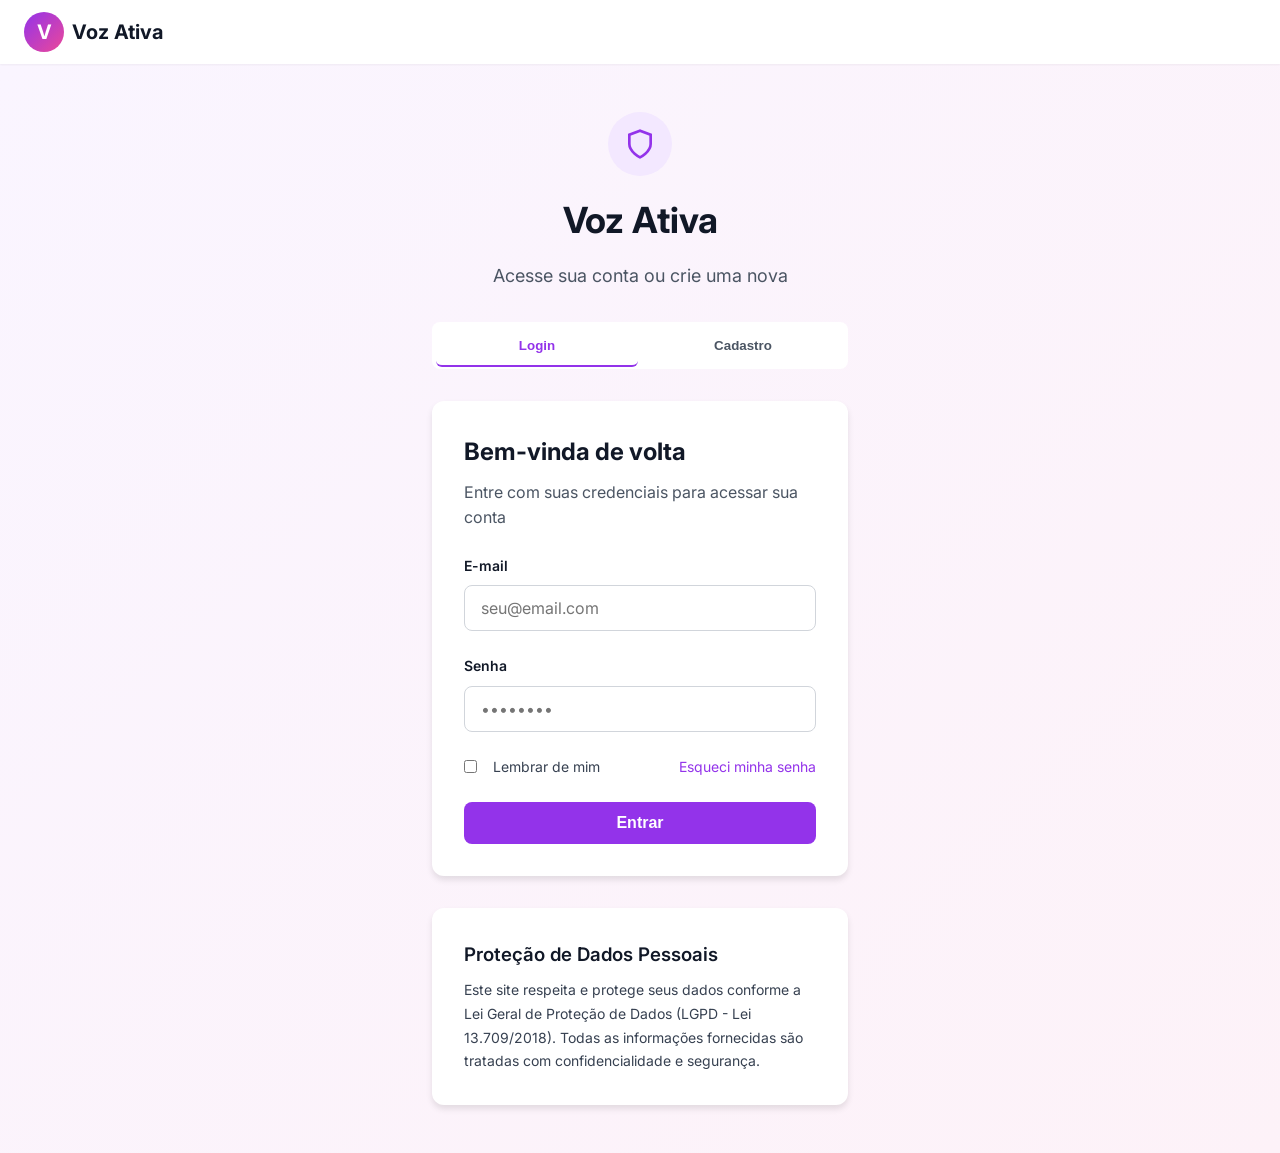
<file: dashboard.html>
<!DOCTYPE html>
<html lang="pt-BR">

<head>
    <meta charset="UTF-8">
    <meta name="viewport" content="width=device-width, initial-scale=1.0">
    <title>Minhas Denúncias - Voz Ativa</title>
    <link rel="stylesheet" href="css/styles.css">
    <link href="https://fonts.googleapis.com/css2?family=Inter:wght@300;400;500;600;700;800;900&display=swap"
        rel="stylesheet">
</head>

<body>
    <!-- Header -->
    <header>
        <div class="container header-content">
            <a href="index.html" class="logo">
                <div class="logo-circle">V</div>
                <span class="logo-text">Voz Ativa</span>
            </a>

            <nav class="nav-desktop">
                <a href="index.html" class="nav-link">Início</a>
                <a href="tipos-violencia.html" class="nav-link">Tipos de Violência</a>
                <a href="como-pedir-ajuda.html" class="nav-link">Como Pedir Ajuda</a>
                <a href="denuncia.html" class="nav-link">Denunciar</a>
                <a href="direitos.html" class="nav-link">Direitos</a>
                <a href="apoio-psicologico.html" class="nav-link">Apoio Psicológico</a>
                <a href="sobre.html" class="nav-link">Sobre</a>
            </nav>

            <div class="user-nav">
                <a href="dashboard.html" class="user-nav-link active">Minhas Denúncias</a>
                <a href="login.html" class="user-nav-link">Login</a>
                <a href="tel:180" class="btn-emergency">180</a>
            </div>

            <button class="mobile-menu-btn" onclick="toggleMobileMenu()">
                <svg width="24" height="24" viewBox="0 0 24 24" fill="none" stroke="currentColor" stroke-width="2">
                    <line x1="3" y1="12" x2="21" y2="12"></line>
                    <line x1="3" y1="6" x2="21" y2="6"></line>
                    <line x1="3" y1="18" x2="21" y2="18"></line>
                </svg>
            </button>
        </div>
    </header>

    <!-- Main Content -->
    <section
        style="min-height: 100vh; background: linear-gradient(135deg, var(--purple-50), var(--pink-50)); padding: 3rem 1rem;">
        <div class="container" style="max-width: 80rem;">
            <!-- Header -->
            <div
                style="display: flex; justify-content: space-between; align-items: center; flex-wrap: wrap; gap: 1rem; margin-bottom: 2rem;">
                <div>
                    <h1 style="font-size: 2.25rem; margin-bottom: 0.5rem;">Minhas Denúncias</h1>
                    <p style="font-size: 1.125rem; color: var(--gray-600);">Acompanhe o status de suas denúncias</p>
                </div>
                <a href="denuncia.html" class="btn btn-purple" style="display: flex; align-items: center; gap: 0.5rem;">
                    <svg width="16" height="16" viewBox="0 0 24 24" fill="none" stroke="currentColor" stroke-width="2">
                        <line x1="12" y1="5" x2="12" y2="19"></line>
                        <line x1="5" y1="12" x2="19" y2="12"></line>
                    </svg>
                    Nova Denúncia
                </a>
            </div>

            <!-- Estatísticas -->
            <div class="grid grid-4 mb-4">
                <div class="card">
                    <p style="color: var(--gray-600); font-size: 0.875rem; margin-bottom: 0.5rem;">Total de Denúncias
                    </p>
                    <p style="font-size: 2.25rem; font-weight: bold; color: var(--purple-600); margin-bottom: 0.75rem;">
                        3</p>
                    <p
                        style="font-size: 0.875rem; color: var(--gray-600); display: flex; align-items: center; gap: 0.5rem;">
                        <svg width="16" height="16" viewBox="0 0 24 24" fill="none" stroke="currentColor"
                            stroke-width="2">
                            <path d="M14 2H6a2 2 0 0 0-2 2v16a2 2 0 0 0 2 2h12a2 2 0 0 0 2-2V8z"></path>
                            <polyline points="14 2 14 8 20 8"></polyline>
                        </svg>
                        Registradas no sistema
                    </p>
                </div>

                <div class="card">
                    <p style="color: var(--gray-600); font-size: 0.875rem; margin-bottom: 0.5rem;">Pendentes</p>
                    <p style="font-size: 2.25rem; font-weight: bold; color: #EAB308; margin-bottom: 0.75rem;">1</p>
                    <p
                        style="font-size: 0.875rem; color: var(--gray-600); display: flex; align-items: center; gap: 0.5rem;">
                        <svg width="16" height="16" viewBox="0 0 24 24" fill="none" stroke="currentColor"
                            stroke-width="2">
                            <circle cx="12" cy="12" r="10"></circle>
                            <polyline points="12 6 12 12 16 14"></polyline>
                        </svg>
                        Aguardando análise
                    </p>
                </div>

                <div class="card">
                    <p style="color: var(--gray-600); font-size: 0.875rem; margin-bottom: 0.5rem;">Em Análise</p>
                    <p style="font-size: 2.25rem; font-weight: bold; color: #2563EB; margin-bottom: 0.75rem;">1</p>
                    <p
                        style="font-size: 0.875rem; color: var(--gray-600); display: flex; align-items: center; gap: 0.5rem;">
                        <svg width="16" height="16" viewBox="0 0 24 24" fill="none" stroke="currentColor"
                            stroke-width="2">
                            <path d="m21.73 18-8-14a2 2 0 0 0-3.48 0l-8 14A2 2 0 0 0 4 21h16a2 2 0 0 0 1.73-3Z"></path>
                            <line x1="12" y1="9" x2="12" y2="13"></line>
                            <line x1="12" y1="17" x2="12.01" y2="17"></line>
                        </svg>
                        Sendo processadas
                    </p>
                </div>

                <div class="card">
                    <p style="color: var(--gray-600); font-size: 0.875rem; margin-bottom: 0.5rem;">Concluídas</p>
                    <p style="font-size: 2.25rem; font-weight: bold; color: #16A34A; margin-bottom: 0.75rem;">1</p>
                    <p
                        style="font-size: 0.875rem; color: var(--gray-600); display: flex; align-items: center; gap: 0.5rem;">
                        <svg width="16" height="16" viewBox="0 0 24 24" fill="none" stroke="currentColor"
                            stroke-width="2">
                            <path d="M22 11.08V12a10 10 0 1 1-5.93-9.14"></path>
                            <polyline points="22 4 12 14.01 9 11.01"></polyline>
                        </svg>
                        Finalizadas
                    </p>
                </div>
            </div>

            <!-- Lista de Denúncias -->
            <div class="card">
                <h2 style="font-size: 1.5rem; margin-bottom: 0.5rem;">Histórico de Denúncias</h2>
                <p style="color: var(--gray-600); margin-bottom: 1.5rem;">Visualize e acompanhe todas as suas denúncias
                    registradas</p>

                <!-- Tabs -->
                <div class="tabs">
                    <div class="tabs-list"
                        style="display: grid; grid-template-columns: repeat(4, 1fr); gap: 0.5rem; border-bottom: 2px solid var(--gray-200); margin-bottom: 1.5rem;">
                        <button class="tab-trigger active" onclick="filterDenuncias('todas')"
                            id="tab-todas">Todas</button>
                        <button class="tab-trigger" onclick="filterDenuncias('pendentes')"
                            id="tab-pendentes">Pendentes</button>
                        <button class="tab-trigger" onclick="filterDenuncias('em_analise')" id="tab-em_analise">Em
                            Análise</button>
                        <button class="tab-trigger" onclick="filterDenuncias('concluidas')"
                            id="tab-concluidas">Concluídas</button>
                    </div>

                    <!-- Denúncias -->
                    <div id="denuncias-container">
                        <!-- Denúncia 1 -->
                        <div class="denuncia-card pendente"
                            style="border: 1px solid var(--gray-200); border-radius: 0.5rem; padding: 1.5rem; margin-bottom: 1rem; background: var(--white); transition: all 0.3s;">
                            <div
                                style="display: flex; justify-content: space-between; align-items-start; gap: 1rem; flex-wrap: wrap;">
                                <div style="flex: 1;">
                                    <div
                                        style="display: flex; justify-content: space-between; align-items-start; margin-bottom: 0.75rem;">
                                        <div>
                                            <h3 style="font-weight: 600; font-size: 1.125rem; margin-bottom: 0.25rem;">
                                                Violência Patrimonial</h3>
                                            <p style="font-size: 0.875rem; color: var(--gray-600);">Protocolo:
                                                VA-2026-001156</p>
                                        </div>
                                        <span class="badge badge-warning">
                                            <svg width="12" height="12" viewBox="0 0 24 24" fill="none"
                                                stroke="currentColor" stroke-width="2">
                                                <circle cx="12" cy="12" r="10"></circle>
                                                <polyline points="12 6 12 12 16 14"></polyline>
                                            </svg>
                                            Pendente
                                        </span>
                                    </div>
                                    <p style="color: var(--gray-700); margin-bottom: 0.75rem;">Denúncia de destruição de
                                        bens pessoais</p>
                                    <div
                                        style="display: flex; gap: 1rem; font-size: 0.875rem; color: var(--gray-600); flex-wrap: wrap;">
                                        <span>📅 05/04/2026</span>
                                        <span>🕐 16:45</span>
                                    </div>
                                </div>
                                <div style="display: flex; flex-direction: column; gap: 0.5rem;">
                                    <button class="btn btn-outline"
                                        style="font-size: 0.875rem; padding: 0.5rem 1rem;">👁️ Ver Detalhes</button>
                                    <button class="btn btn-outline"
                                        style="font-size: 0.875rem; padding: 0.5rem 1rem;">⬇️ Baixar</button>
                                </div>
                            </div>
                        </div>

                        <!-- Denúncia 2 -->
                        <div class="denuncia-card em_analise"
                            style="border: 1px solid var(--gray-200); border-radius: 0.5rem; padding: 1.5rem; margin-bottom: 1rem; background: var(--white);">
                            <div
                                style="display: flex; justify-content: space-between; align-items-start; gap: 1rem; flex-wrap: wrap;">
                                <div style="flex: 1;">
                                    <div
                                        style="display: flex; justify-content: space-between; align-items-start; margin-bottom: 0.75rem;">
                                        <div>
                                            <h3 style="font-weight: 600; font-size: 1.125rem; margin-bottom: 0.25rem;">
                                                Violência Física</h3>
                                            <p style="font-size: 0.875rem; color: var(--gray-600);">Protocolo:
                                                VA-2026-001234</p>
                                        </div>
                                        <span class="badge badge-primary">
                                            <svg width="12" height="12" viewBox="0 0 24 24" fill="none"
                                                stroke="currentColor" stroke-width="2">
                                                <path
                                                    d="m21.73 18-8-14a2 2 0 0 0-3.48 0l-8 14A2 2 0 0 0 4 21h16a2 2 0 0 0 1.73-3Z">
                                                </path>
                                                <line x1="12" y1="9" x2="12" y2="13"></line>
                                                <line x1="12" y1="17" x2="12.01" y2="17"></line>
                                            </svg>
                                            Em Análise
                                        </span>
                                    </div>
                                    <p style="color: var(--gray-700); margin-bottom: 0.75rem;">Denúncia de agressão
                                        física ocorrida no ambiente doméstico</p>
                                    <div
                                        style="display: flex; gap: 1rem; font-size: 0.875rem; color: var(--gray-600); flex-wrap: wrap;">
                                        <span>📅 15/04/2026</span>
                                        <span>🕐 14:30</span>
                                    </div>
                                </div>
                                <div style="display: flex; flex-direction: column; gap: 0.5rem;">
                                    <button class="btn btn-outline"
                                        style="font-size: 0.875rem; padding: 0.5rem 1rem;">👁️ Ver Detalhes</button>
                                    <button class="btn btn-outline"
                                        style="font-size: 0.875rem; padding: 0.5rem 1rem;">⬇️ Baixar</button>
                                </div>
                            </div>
                        </div>

                        <!-- Denúncia 3 -->
                        <div class="denuncia-card concluida"
                            style="border: 1px solid var(--gray-200); border-radius: 0.5rem; padding: 1.5rem; background: var(--white);">
                            <div
                                style="display: flex; justify-content: space-between; align-items-start; gap: 1rem; flex-wrap: wrap;">
                                <div style="flex: 1;">
                                    <div
                                        style="display: flex; justify-content: space-between; align-items-start; margin-bottom: 0.75rem;">
                                        <div>
                                            <h3 style="font-weight: 600; font-size: 1.125rem; margin-bottom: 0.25rem;">
                                                Violência Psicológica</h3>
                                            <p style="font-size: 0.875rem; color: var(--gray-600);">Protocolo:
                                                VA-2026-001198</p>
                                        </div>
                                        <span class="badge badge-success">
                                            <svg width="12" height="12" viewBox="0 0 24 24" fill="none"
                                                stroke="currentColor" stroke-width="2">
                                                <path d="M22 11.08V12a10 10 0 1 1-5.93-9.14"></path>
                                                <polyline points="22 4 12 14.01 9 11.01"></polyline>
                                            </svg>
                                            Concluída
                                        </span>
                                    </div>
                                    <p style="color: var(--gray-700); margin-bottom: 0.75rem;">Relato de ameaças e
                                        intimidação constante</p>
                                    <div
                                        style="display: flex; gap: 1rem; font-size: 0.875rem; color: var(--gray-600); flex-wrap: wrap;">
                                        <span>📅 10/04/2026</span>
                                        <span>🕐 09:15</span>
                                    </div>
                                </div>
                                <div style="display: flex; flex-direction: column; gap: 0.5rem;">
                                    <button class="btn btn-outline"
                                        style="font-size: 0.875rem; padding: 0.5rem 1rem;">👁️ Ver Detalhes</button>
                                    <button class="btn btn-outline"
                                        style="font-size: 0.875rem; padding: 0.5rem 1rem;">⬇️ Baixar</button>
                                </div>
                            </div>
                        </div>
                    </div>
                </div>
            </div>

            <!-- Informações Importantes -->
            <div class="grid grid-2 mt-4">
                <div class="card" style="background: var(--purple-50); border: 1px solid var(--purple-200);">
                    <h3 style="color: var(--purple-900); font-weight: 600; font-size: 1.25rem; margin-bottom: 1rem;">
                        Seus Direitos</h3>
                    <div style="color: var(--purple-900); display: flex; flex-direction: column; gap: 0.75rem;">
                        <p style="display: flex; align-items-start; gap: 0.5rem;">
                            ✅ Você tem direito ao sigilo de suas informações
                        </p>
                        <p style="display: flex; align-items-start; gap: 0.5rem;">
                            ✅ Todas as denúncias são tratadas com confidencialidade
                        </p>
                        <p style="display: flex; align-items-start; gap: 0.5rem;">
                            ✅ Você pode solicitar medidas protetivas de urgência
                        </p>
                    </div>
                </div>

                <div class="card" style="background: var(--pink-50); border: 1px solid var(--pink-500);">
                    <h3 style="color: var(--pink-900); font-weight: 600; font-size: 1.25rem; margin-bottom: 1rem;">
                        Precisa de Ajuda?</h3>
                    <div style="display: flex; flex-direction: column; gap: 0.75rem;">
                        <a href="como-pedir-ajuda.html" class="btn btn-pink" style="width: 100%;">Ver Canais de
                            Apoio</a>
                        <a href="apoio-psicologico.html" class="btn btn-purple" style="width: 100%;">Apoio
                            Psicológico</a>
                        <a href="direitos.html" class="btn"
                            style="width: 100%; background: #2563EB; color: var(--white);">Conheça Seus Direitos</a>
                    </div>
                </div>
            </div>
        </div>
    </section>

    <script>
        // Executa automaticamente assim que a página carrega
        document.addEventListener('DOMContentLoaded', () => {
            const idUsuario = localStorage.getItem('id_usuario');

            // Se não houver um ID salvo, significa que não fez login. Redireciona para segurança.
            if (!idUsuario) {
                alert('Acesso negado. Por favor, faça login primeiro.');
                window.location.href = 'login.html';
                return;
            }

            // Carrega as denúncias reais vindas do banco de dados
            carregarDenunciasDoBanco(idUsuario);
        });

        async function carregarDenunciasDoBanco(idUsuario) {
            try {
                const resposta = await fetch(`http://localhost:3000/api/denuncias/${idUsuario}`);
                const denuncias = await resposta.json();

                if (!resposta.ok) {
                    alert('Erro ao carregar o histórico de denúncias.');
                    return;
                }

                // 1. Atualizar os Painéis de Estatísticas
                const total = denuncias.length;
                const pendentes = denuncias.filter(d => d.status_denuncia === 'pendente').length;
                const emAnalise = denuncias.filter(d => d.status_denuncia === 'em_analise' || d.status_denuncia === 'em_atendimento').length;
                const concluidas = denuncias.filter(d => d.status_denuncia === 'resolvida').length;

                document.querySelector('.grid-4 .card:nth-child(1) p:nth-child(2)').textContent = total;
                document.querySelector('.grid-4 .card:nth-child(2) p:nth-child(2)').textContent = pendentes;
                document.querySelector('.grid-4 .card:nth-child(3) p:nth-child(2)').textContent = emAnalise;
                document.querySelector('.grid-4 .card:nth-child(4) p:nth-child(2)').textContent = concluidas;

                // 2. Renderizar os Cards de Denúncias na Tela
                const container = document.getElementById('denuncias-container');
                container.innerHTML = ''; // Limpa os cards estáticos antigos

                if (total === 0) {
                    container.innerHTML = `<p style="text-align: center; color: var(--gray-600); padding: 2rem;">Você ainda não registou nenhuma denúncia.</p>`;
                    return;
                }

                denuncias.forEach(denuncia => {
                    // Configuração visual do Badge de Status
                    let classeBadge = 'badge-warning';
                    let textoStatus = 'Pendente';
                    if (denuncia.status_denuncia === 'em_analise') { classeBadge = 'badge-primary'; textoStatus = 'Em Análise'; }
                    if (denuncia.status_denuncia === 'resolvida') { classeBadge = 'badge-success'; textoStatus = 'Concluída'; }

                    // Formata a data vinda do banco
                    const dataFormatada = new Date(denuncia.data_denuncia).toLocaleDateString('pt-BR');

                    const cardHTML = `
                        <div class="denuncia-card ${denuncia.status_denuncia}" style="border: 1px solid var(--gray-200); border-radius: 0.5rem; padding: 1.5rem; margin-bottom: 1rem; background: var(--white);">
                            <div style="display: flex; justify-content: space-between; align-items: start; gap: 1rem; flex-wrap: wrap;">
                                <div style="flex: 1;">
                                    <div style="display: flex; justify-content: space-between; align-items: start; margin-bottom: 0.75rem;">
                                        <div>
                                            <h3 style="font-weight: 600; font-size: 1.125rem; margin-bottom: 0.25rem;">${denuncia.nome_tipo || 'Geral'}</h3>
                                            <p style="font-size: 0.875rem; color: var(--gray-600);">Protocolo: ${denuncia.titulo}</p>
                                        </div>
                                        <span class="badge ${classeBadge}">
                                            ${textoStatus}
                                        </span>
                                    </div>
                                    <p style="color: var(--gray-700); margin-bottom: 0.75rem;">${denuncia.descricao}</p>
                                    <div style="display: flex; gap: 1rem; font-size: 0.875rem; color: var(--gray-600); flex-wrap: wrap;">
                                        <span>📅 ${dataFormatada}</span>
                                        <span>📍 ${denuncia.local_ocorrido || 'Não especificado'}</span>
                                    </div>
                                </div>
                                <div style="display: flex; flex-direction: column; gap: 0.5rem;">
                                    <button class="btn btn-outline" style="font-size: 0.875rem; padding: 0.5rem 1rem;">👁️ Ver Detalhes</button>
                                </div>
                            </div>
                        </div>
                    `;
                    container.innerHTML += cardHTML;
                });

            } catch (erro) {
                console.error('Erro na requisição das denúncias:', erro);
            }
        }

        // Mantém a sua função de filtragem por abas a funcionar normalmente!
        function filterDenuncias(filtro) {
            const cards = document.querySelectorAll('.denuncia-card');
            const tabs = document.querySelectorAll('.tab-trigger');

            tabs.forEach(tab => tab.classList.remove('active'));
            document.getElementById('tab-' + filtro).classList.add('active');

            cards.forEach(card => {
                if (filtro === 'todas') {
                    card.style.display = 'block';
                } else if (filtro === 'pendentes' && card.classList.contains('pendente')) {
                    card.style.display = 'block';
                } else if (filtro === 'em_analise' && (card.classList.contains('em_analise') || card.classList.contains('em_atendimento'))) {
                    card.style.display = 'block';
                } else if (filtro === 'concluidas' && card.classList.contains('resolvida')) {
                    card.style.display = 'block';
                } else {
                    card.style.display = 'none';
                }
            });
        }

        function toggleMobileMenu() {
            const menu = document.getElementById('mobileMenu');
            if (menu) menu.classList.toggle('active');
        }
    </script>
</body>

</html>
</file>
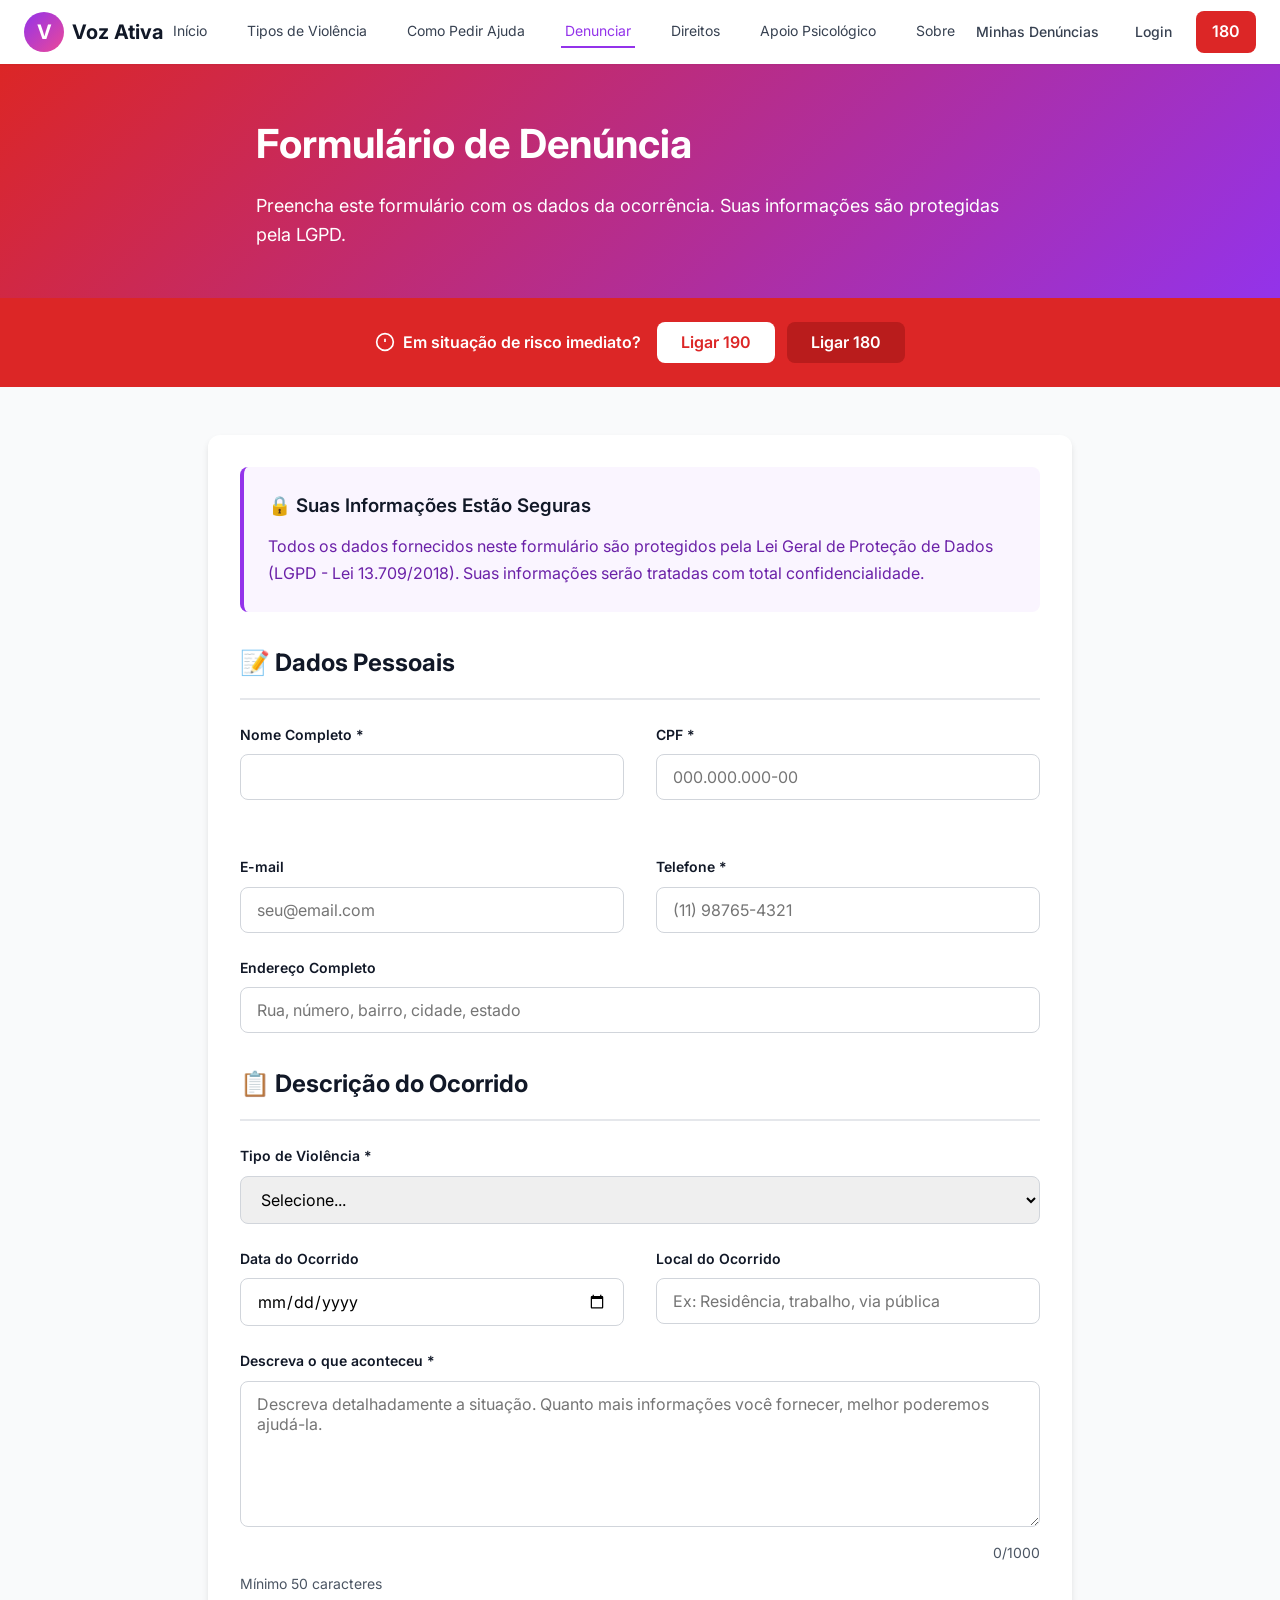
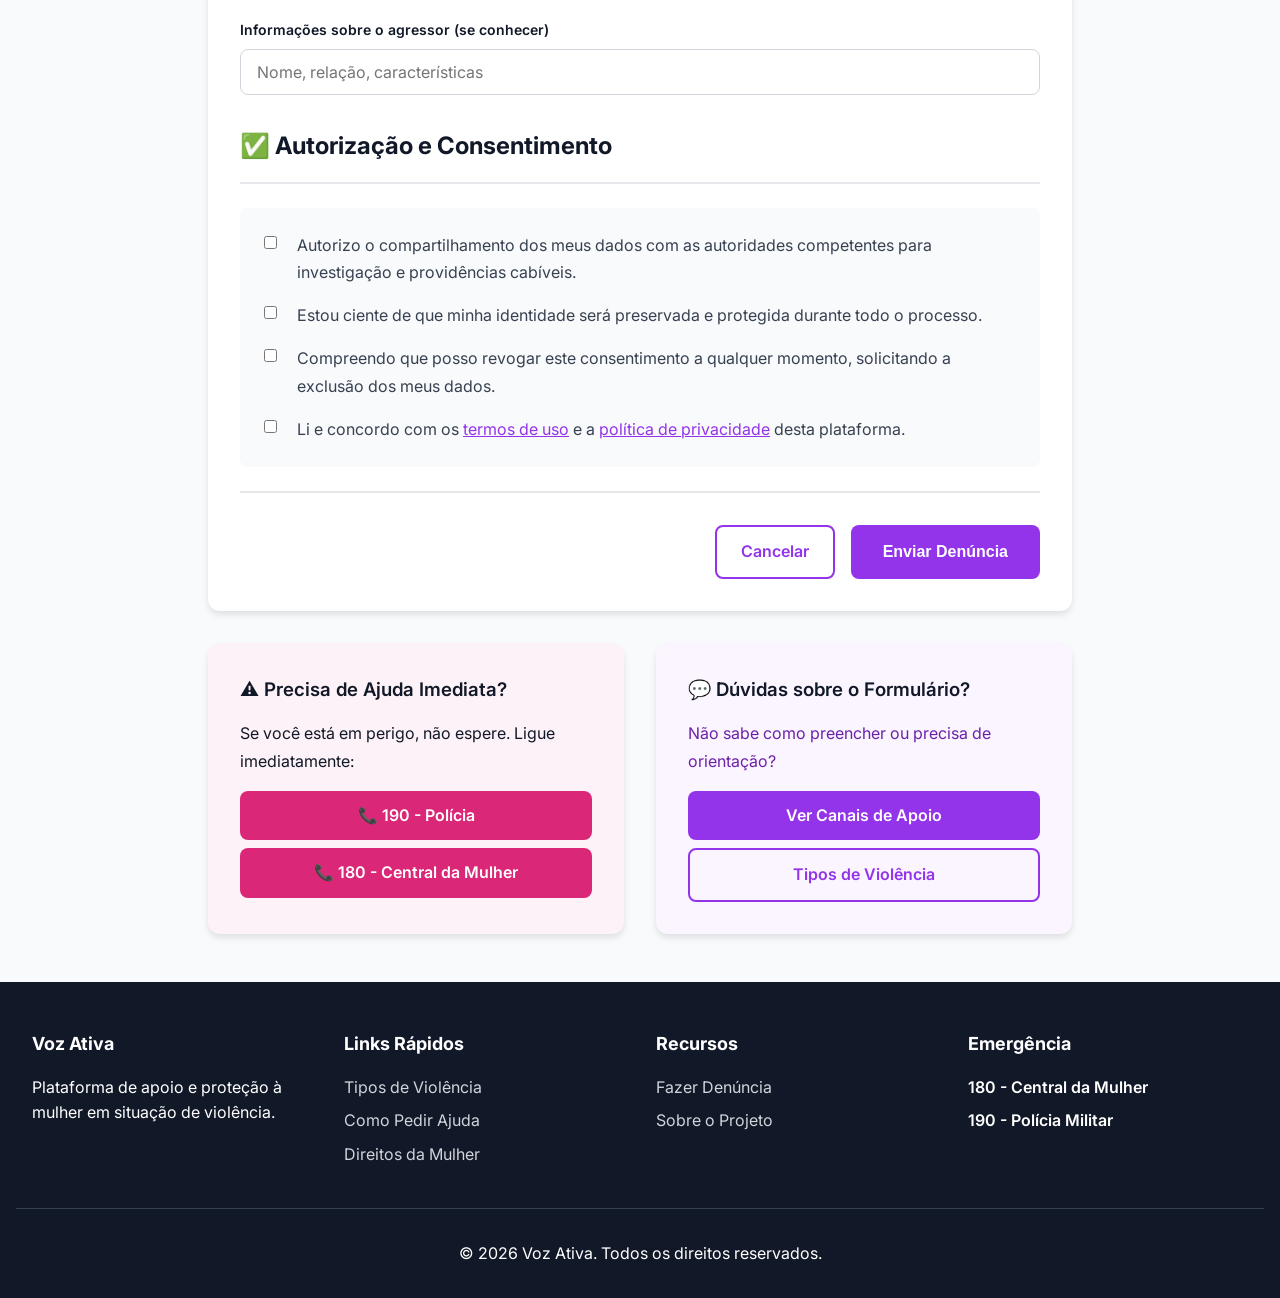
<file: denuncia.html>
<!DOCTYPE html>
<html lang="pt-BR">

<head>
    <meta charset="UTF-8">
    <meta name="viewport" content="width=device-width, initial-scale=1.0">
    <title>Fazer Denúncia - Voz Ativa</title>
    <link rel="stylesheet" href="css/styles.css">
    <link href="https://fonts.googleapis.com/css2?family=Inter:wght@300;400;500;600;700;800;900&display=swap"
        rel="stylesheet">
</head>

<body>
    <header>
        <div class="container header-content">
            <a href="index.html" class="logo">
                <div class="logo-circle">V</div>
                <span class="logo-text">Voz Ativa</span>
            </a>
            <nav class="nav-desktop">
                <a href="index.html" class="nav-link">Início</a>
                <a href="tipos-violencia.html" class="nav-link">Tipos de Violência</a>
                <a href="como-pedir-ajuda.html" class="nav-link">Como Pedir Ajuda</a>
                <a href="denuncia.html" class="nav-link active">Denunciar</a>
                <a href="direitos.html" class="nav-link">Direitos</a>
                <a href="apoio-psicologico.html" class="nav-link">Apoio Psicológico</a>
                <a href="sobre.html" class="nav-link">Sobre</a>
            </nav>
            <div class="user-nav">
                <a href="dashboard.html" class="user-nav-link">Minhas Denúncias</a>
                <a href="login.html" class="user-nav-link">Login</a>
                <a href="tel:180" class="btn-emergency">180</a>
            </div>
            <button class="mobile-menu-btn" onclick="toggleMobileMenu()">☰</button>
        </div>
    </header>

    <section
        style="background: linear-gradient(135deg, var(--red-600), var(--purple-600)); color: var(--white); padding: 3rem 1rem;">
        <div class="container">
            <div style="max-width: 48rem; margin: 0 auto;">
                <h1 style="font-size: 2.5rem; margin-bottom: 1rem;">Formulário de Denúncia</h1>
                <p style="font-size: 1.125rem; color: var(--red-100);">
                    Preencha este formulário com os dados da ocorrência. Suas informações são protegidas pela LGPD.
                </p>
            </div>
        </div>
    </section>

    <section style="background: var(--red-600); color: var(--white); padding: 1.5rem 1rem;">
        <div class="container">
            <div
                style="display: flex; align-items: center; justify-content: center; gap: 1rem; flex-wrap: wrap; text-align: center;">
                <div style="display: flex; align-items: center; gap: 0.5rem;">
                    <svg width="20" height="20" viewBox="0 0 24 24" fill="none" stroke="currentColor" stroke-width="2">
                        <circle cx="12" cy="12" r="10"></circle>
                        <line x1="12" y1="8" x2="12" y2="12"></line>
                        <line x1="12" y1="16" x2="12.01" y2="16"></line>
                    </svg>
                    <span style="font-weight: 600;">Em situação de risco imediato?</span>
                </div>
                <div style="display: flex; gap: 0.75rem;">
                    <a href="tel:190" class="btn"
                        style="background: var(--white); color: var(--red-600); padding: 0.5rem 1.5rem;">Ligar 190</a>
                    <a href="tel:180" class="btn"
                        style="background: var(--red-700); color: var(--white); padding: 0.5rem 1.5rem;">Ligar 180</a>
                </div>
            </div>
        </div>
    </section>

    <section style="min-height: 100vh; background: var(--gray-50); padding: 3rem 1rem;">
        <div class="container" style="max-width: 56rem;">
            <form onsubmit="handleSubmit(event)" class="card" style="padding: 2rem;">
                <!-- Informações Importantes -->
                <div
                    style="background: var(--purple-50); border-left: 4px solid var(--purple-600); padding: 1.5rem; border-radius: 0.5rem; margin-bottom: 2rem;">
                    <h3 style="font-weight: 600; margin-bottom: 0.75rem; color: var(--purple-900);">🔒 Suas Informações
                        Estão Seguras</h3>
                    <p style="color: var(--purple-800); line-height: 1.7;">
                        Todos os dados fornecidos neste formulário são protegidos pela Lei Geral de Proteção de Dados
                        (LGPD - Lei 13.709/2018).
                        Suas informações serão tratadas com total confidencialidade.
                    </p>
                </div>

                <!-- Dados Pessoais -->
                <h2
                    style="font-size: 1.5rem; margin-bottom: 1.5rem; padding-bottom: 1rem; border-bottom: 2px solid var(--gray-200);">
                    📝 Dados Pessoais
                </h2>

                <div class="grid grid-2">
                    <div class="form-group">
                        <label class="form-label" for="nome">Nome Completo *</label>
                        <input type="text" id="nome" class="form-input" required>
                    </div>
                    <div class="form-group">
                        <label class="form-label" for="cpf">CPF *</label>
                        <input type="text" id="cpf" class="form-input" placeholder="000.000.000-00" required>
                    </div>
                    <div class="form-group">
                        <label class="form-label" for="email">E-mail</label>
                        <input type="email" id="email" class="form-input" placeholder="seu@email.com">
                    </div>
                    <div class="form-group">
                        <label class="form-label" for="telefone">Telefone *</label>
                        <input type="tel" id="telefone" class="form-input" placeholder="(11) 98765-4321" required>
                    </div>
                </div>

                <div class="form-group">
                    <label class="form-label" for="endereco">Endereço Completo</label>
                    <input type="text" id="endereco" class="form-input"
                        placeholder="Rua, número, bairro, cidade, estado">
                </div>

                <!-- Descrição do Ocorrido -->
                <h2
                    style="font-size: 1.5rem; margin: 2rem 0 1.5rem; padding-bottom: 1rem; border-bottom: 2px solid var(--gray-200);">
                    📋 Descrição do Ocorrido
                </h2>

                <div class="form-group">
                    <label class="form-label" for="tipo-violencia">Tipo de Violência *</label>
                    <select id="tipo-violencia" class="form-select" required>
                        <option value="">Selecione...</option>
                        <option value="fisica">Violência Física</option>
                        <option value="psicologica">Violência Psicológica</option>
                        <option value="sexual">Violência Sexual</option>
                        <option value="patrimonial">Violência Patrimonial</option>
                        <option value="moral">Violência Moral</option>
                        <option value="multiplas">Múltiplas formas</option>
                    </select>
                </div>

                <div class="grid grid-2">
                    <div class="form-group">
                        <label class="form-label" for="data-ocorrido">Data do Ocorrido</label>
                        <input type="date" id="data-ocorrido" class="form-input">
                    </div>
                    <div class="form-group">
                        <label class="form-label" for="local-ocorrido">Local do Ocorrido</label>
                        <input type="text" id="local-ocorrido" class="form-input"
                            placeholder="Ex: Residência, trabalho, via pública">
                    </div>
                </div>

                <div class="form-group">
                    <label class="form-label" for="descricao">Descreva o que aconteceu *</label>
                    <textarea id="descricao" class="form-textarea" rows="6" maxlength="1000"
                        placeholder="Descreva detalhadamente a situação. Quanto mais informações você fornecer, melhor poderemos ajudá-la."
                        required></textarea>
                    <p style="font-size: 0.875rem; color: var(--gray-600); margin-top: 0.5rem;">Mínimo 50 caracteres</p>
                </div>

                <div class="form-group">
                    <label class="form-label" for="agressor">Informações sobre o agressor (se conhecer)</label>
                    <input type="text" id="agressor" class="form-input" placeholder="Nome, relação, características">
                </div>

                <!-- Autorização LGPD -->
                <h2
                    style="font-size: 1.5rem; margin: 2rem 0 1.5rem; padding-bottom: 1rem; border-bottom: 2px solid var(--gray-200);">
                    ✅ Autorização e Consentimento
                </h2>

                <div style="background: var(--gray-50); padding: 1.5rem; border-radius: 0.5rem; margin-bottom: 1.5rem;">
                    <div style="margin-bottom: 1rem;">
                        <label style="display: flex; align-items: start; gap: 0.75rem; cursor: pointer;">
                            <input type="checkbox" class="form-checkbox" required style="margin-top: 0.25rem;">
                            <span style="line-height: 1.7; color: var(--gray-700);">
                                Autorizo o compartilhamento dos meus dados com as autoridades competentes para
                                investigação e providências cabíveis.
                            </span>
                        </label>
                    </div>
                    <div style="margin-bottom: 1rem;">
                        <label style="display: flex; align-items: start; gap: 0.75rem; cursor: pointer;">
                            <input type="checkbox" class="form-checkbox" required style="margin-top: 0.25rem;">
                            <span style="line-height: 1.7; color: var(--gray-700);">
                                Estou ciente de que minha identidade será preservada e protegida durante todo o
                                processo.
                            </span>
                        </label>
                    </div>
                    <div style="margin-bottom: 1rem;">
                        <label style="display: flex; align-items: start; gap: 0.75rem; cursor: pointer;">
                            <input type="checkbox" class="form-checkbox" required style="margin-top: 0.25rem;">
                            <span style="line-height: 1.7; color: var(--gray-700);">
                                Compreendo que posso revogar este consentimento a qualquer momento, solicitando a
                                exclusão dos meus dados.
                            </span>
                        </label>
                    </div>
                    <div>
                        <label style="display: flex; align-items: start; gap: 0.75rem; cursor: pointer;">
                            <input type="checkbox" class="form-checkbox" required style="margin-top: 0.25rem;">
                            <span style="line-height: 1.7; color: var(--gray-700);">
                                Li e concordo com os <a href="#"
                                    style="color: var(--purple-600); text-decoration: underline;">termos de uso</a> e a
                                <a href="#" style="color: var(--purple-600); text-decoration: underline;">política de
                                    privacidade</a> desta plataforma.
                            </span>
                        </label>
                    </div>
                </div>

                <!-- Botões -->
                <div
                    style="display: flex; justify-content: flex-end; gap: 1rem; padding-top: 2rem; border-top: 2px solid var(--gray-200);">
                    <a href="index.html" class="btn btn-outline">Cancelar</a>
                    <button type="submit" class="btn btn-purple" style="padding: 0.75rem 2rem;">
                        Enviar Denúncia
                    </button>
                </div>
            </form>

            <!-- Informações de Apoio -->
            <div class="grid grid-2 mt-4">
                <div class="card" style="background: var(--pink-50); border: 1px solid var(--pink-200);">
                    <h3 style="font-weight: 600; margin-bottom: 1rem; color: var(--pink-900);">⚠️ Precisa de Ajuda
                        Imediata?</h3>
                    <p style="color: var(--pink-800); margin-bottom: 1rem; line-height: 1.7;">Se você está em perigo,
                        não espere. Ligue imediatamente:</p>
                    <div style="display: flex; flex-direction: column; gap: 0.5rem;">
                        <a href="tel:190" class="btn btn-pink" style="width: 100%;">📞 190 - Polícia</a>
                        <a href="tel:180" class="btn btn-pink" style="width: 100%;">📞 180 - Central da Mulher</a>
                    </div>
                </div>

                <div class="card" style="background: var(--purple-50); border: 1px solid var(--purple-200);">
                    <h3 style="font-weight: 600; margin-bottom: 1rem; color: var(--purple-900);">💬 Dúvidas sobre o
                        Formulário?</h3>
                    <p style="color: var(--purple-800); margin-bottom: 1rem; line-height: 1.7;">Não sabe como preencher
                        ou precisa de orientação?</p>
                    <div style="display: flex; flex-direction: column; gap: 0.5rem;">
                        <a href="como-pedir-ajuda.html" class="btn btn-purple" style="width: 100%;">Ver Canais de
                            Apoio</a>
                        <a href="tipos-violencia.html" class="btn btn-outline" style="width: 100%;">Tipos de
                            Violência</a>
                    </div>
                </div>
            </div>
        </div>
    </section>

    <!-- Modal de Sucesso -->
    <div id="successModal"
        style="display: none; position: fixed; top: 0; left: 0; right: 0; bottom: 0; background: rgba(0,0,0,0.5); z-index: 9999; align-items: center; justify-content: center;">
        <div
            style="background: var(--white); border-radius: 1rem; padding: 3rem; max-width: 32rem; margin: 1rem; text-align: center;">
            <div
                style="width: 80px; height: 80px; border-radius: 50%; background: #DCFCE7; color: #16A34A; display: flex; align-items: center; justify-content: center; margin: 0 auto 2rem;">
                <svg width="48" height="48" viewBox="0 0 24 24" fill="none" stroke="currentColor" stroke-width="2">
                    <path d="M22 11.08V12a10 10 0 1 1-5.93-9.14"></path>
                    <polyline points="22 4 12 14.01 9 11.01"></polyline>
                </svg>
            </div>
            <h2 style="font-size: 1.875rem; margin-bottom: 1rem;">Denúncia Enviada com Sucesso!</h2>
            <p style="color: var(--gray-700); margin-bottom: 1.5rem; line-height: 1.7;">
                Sua denúncia foi registrada e será encaminhada às autoridades competentes. Guarde este número de
                protocolo:
            </p>
            <div style="background: var(--purple-50); padding: 1rem; border-radius: 0.5rem; margin-bottom: 2rem;">
                <p style="font-weight: 600; color: var(--purple-900);">Protocolo:</p>
                <p id="protocolNumber"
                    style="font-size: 1.5rem; font-weight: bold; color: var(--purple-600); margin-top: 0.5rem;">
                    VA-2026-000000</p>
            </div>
            <button onclick="closeModal()" class="btn btn-purple" style="width: 100%; margin-bottom: 0.75rem;">
                Ir para Minhas Denúncias
            </button>
            <button onclick="closeModal()" class="btn btn-outline" style="width: 100%;">
                Voltar à Página Inicial
            </button>
        </div>
    </div>

    <footer>
        <div class="container footer-content">
            <div class="footer-section">
                <h3>Voz Ativa</h3>
                <p style="color: var(--gray-400);">Plataforma de apoio e proteção à mulher em situação de violência.</p>
            </div>
            <div class="footer-section">
                <h3>Links Rápidos</h3>
                <a href="tipos-violencia.html" class="footer-link">Tipos de Violência</a>
                <a href="como-pedir-ajuda.html" class="footer-link">Como Pedir Ajuda</a>
                <a href="direitos.html" class="footer-link">Direitos da Mulher</a>
            </div>
            <div class="footer-section">
                <h3>Recursos</h3>
                <a href="denuncia.html" class="footer-link">Fazer Denúncia</a>
                <a href="sobre.html" class="footer-link">Sobre o Projeto</a>
            </div>
            <div class="footer-section">
                <h3>Emergência</h3>
                <a href="tel:180" class="footer-link" style="font-weight: 600; color: var(--red-400);">180 - Central da
                    Mulher</a>
                <a href="tel:190" class="footer-link" style="font-weight: 600; color: var(--red-400);">190 - Polícia
                    Militar</a>
            </div>
        </div>
        <div class="container footer-bottom">
            <p>&copy; 2026 Voz Ativa. Todos os direitos reservados.</p>
        </div>
    </footer>

    <script src="js/script.js"></script>
    <script>
        async function handleSubmit(event) {
            event.preventDefault();

            const descricao = document.getElementById('descricao').value;
            if (descricao.length < 50) {
                alert('A descrição deve ter pelo menos 50 caracteres.');
                return;
            }

            // Captura os valores digitados no formulário
            const dadosDenuncia = {
                id_usuario: localStorage.getItem('id_usuario') || null,
                nome: document.getElementById('nome').value,
                cpf: document.getElementById('cpf').value,
                email: document.getElementById('email').value,
                telefone: document.getElementById('telefone').value,
                endereco: document.getElementById('endereco').value,
                tipo_violencia: document.getElementById('tipo-violencia').value,
                data_ocorrido: document.getElementById('data-ocorrido').value || null,
                local_ocorrido: document.getElementById('local-ocorrido').value,
                descricao: descricao,
                agressor: document.getElementById('agressor').value
            };

            try {
                // Envia os dados para a nova rota do backend
                const resposta = await fetch('http://localhost:3000/api/denuncias', {
                    method: 'POST',
                    headers: { 'Content-Type': 'application/json' },
                    body: JSON.stringify(dadosDenuncia)
                });

                const resultado = await resposta.json();

                if (resposta.ok) {
                    // Exibe o número de protocolo gerado e salvo pelo banco de dados
                    document.getElementById('protocolNumber').textContent = resultado.protocolo;

                    // Mostra o modal de sucesso nativo do seu HTML
                    const modal = document.getElementById('successModal');
                    modal.style.display = 'flex';
                } else {
                    alert('Erro ao enviar denúncia: ' + resultado.error);
                }
            } catch (erro) {
                console.error('Erro na requisição:', erro);
                alert('Não foi possível conectar ao servidor backend.');
            }
        }

        function closeModal() {
            const modal = document.getElementById('successModal');
            modal.style.display = 'none';
            window.location.href = 'dashboard.html';
        }

        function closeModal() {
            const modal = document.getElementById('successModal');
            modal.style.display = 'none';
            window.location.href = 'dashboard.html';
        }
    </script>
</body>

</html>
</file>
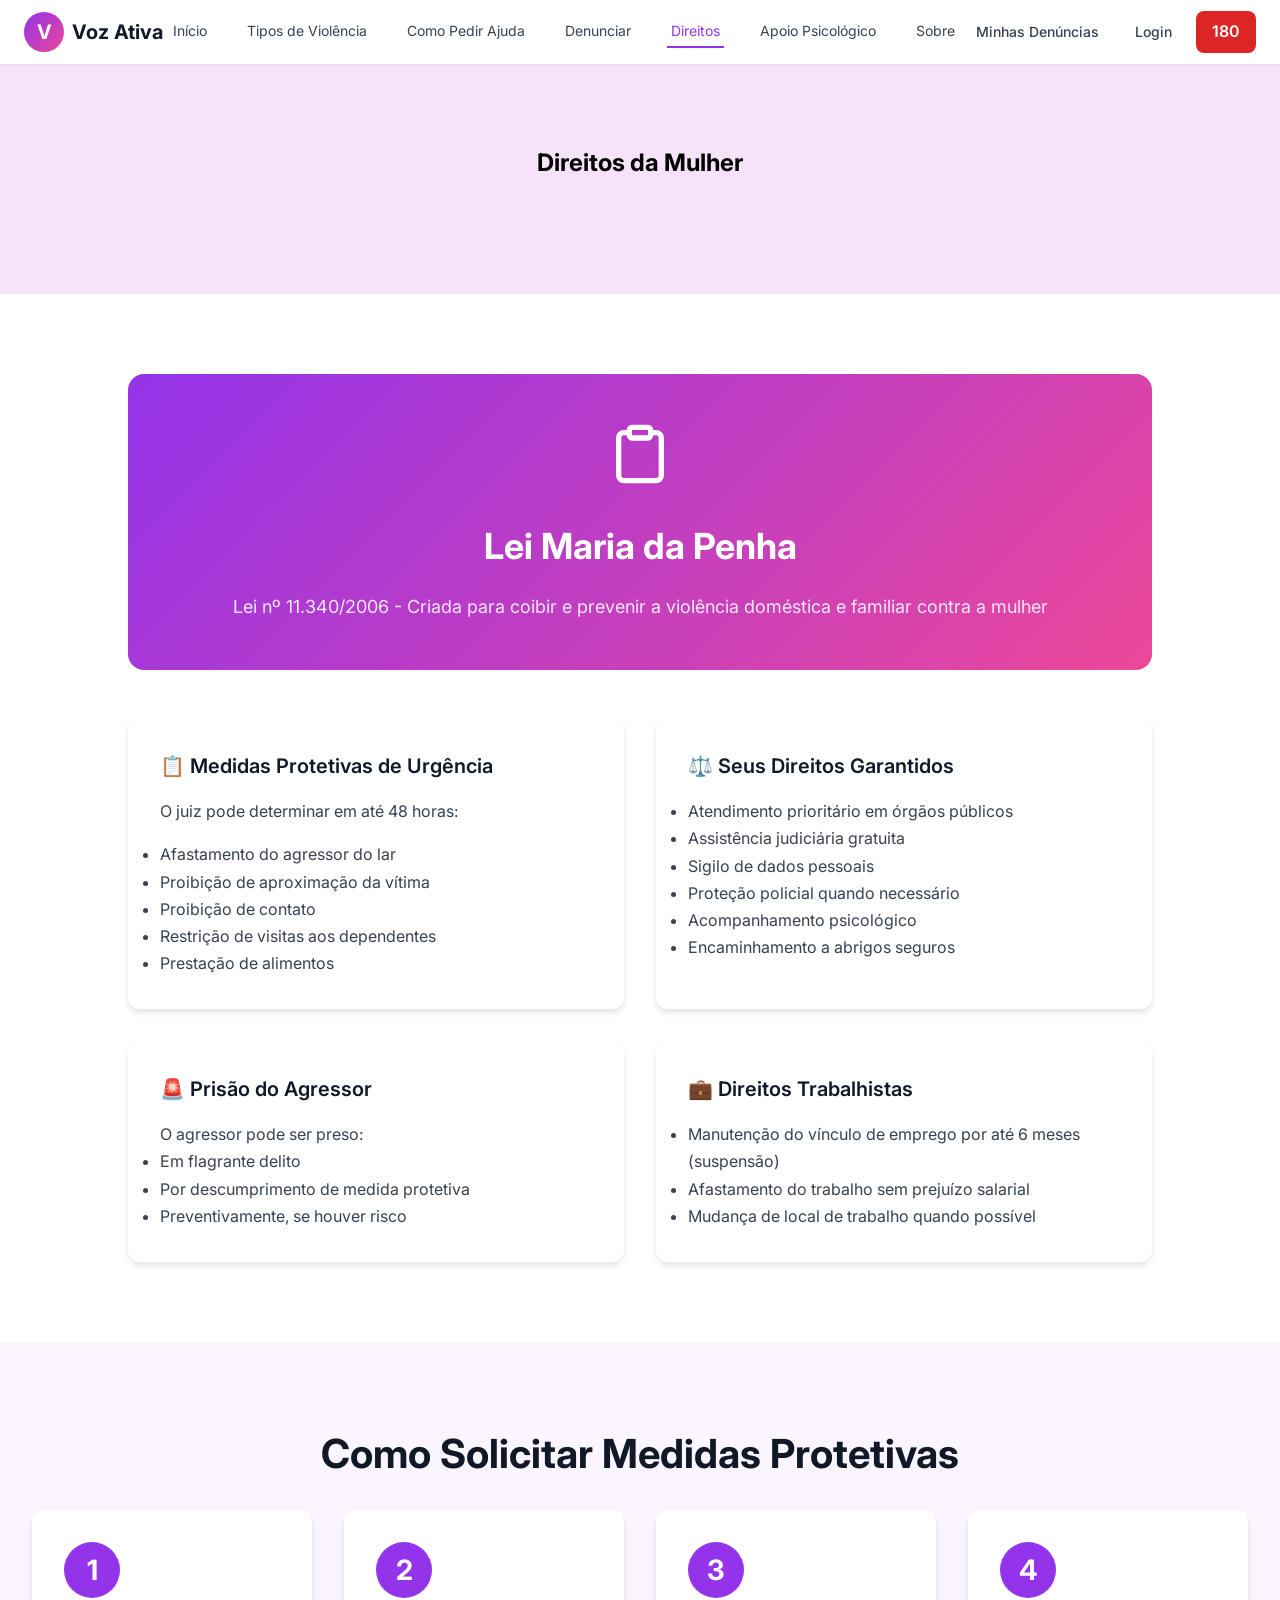
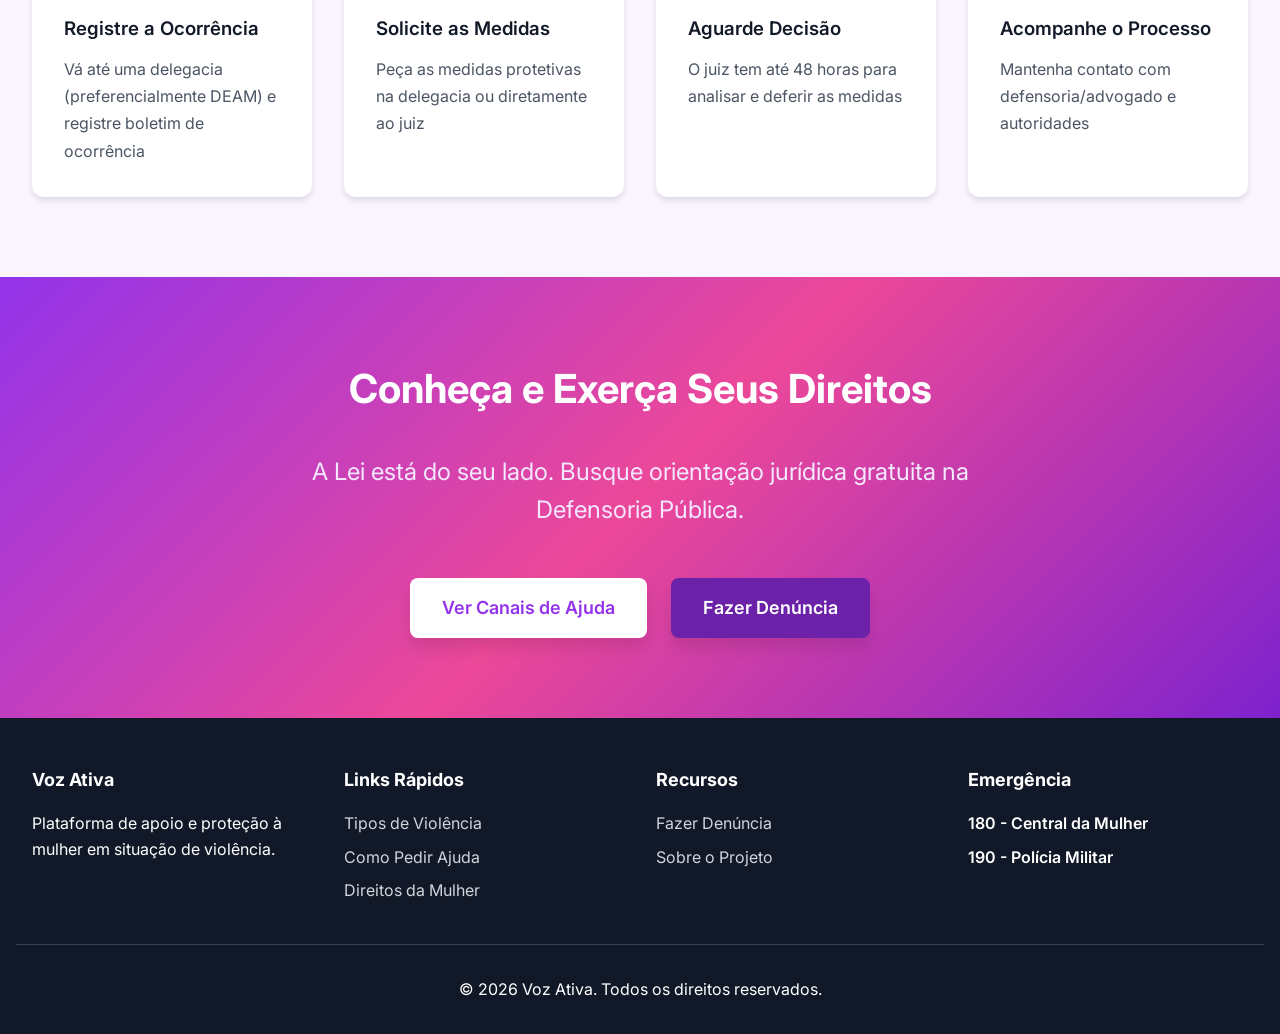
<file: direitos.html>
<!DOCTYPE html>
<html lang="pt-BR">
<head>
    <meta charset="UTF-8">
    <meta name="viewport" content="width=device-width, initial-scale=1.0">
    <title>Direitos da Mulher - Voz Ativa</title>
    <link rel="stylesheet" href="css/styles.css">
    <link href="https://fonts.googleapis.com/css2?family=Inter:wght@300;400;500;600;700;800;900&display=swap" rel="stylesheet">
</head>
<body>
    <header>
        <div class="container header-content">
            <a href="index.html" class="logo">
                <div class="logo-circle">V</div>
                <span class="logo-text">Voz Ativa</span>
            </a>
            <nav class="nav-desktop">
                <a href="index.html" class="nav-link">Início</a>
                <a href="tipos-violencia.html" class="nav-link">Tipos de Violência</a>
                <a href="como-pedir-ajuda.html" class="nav-link">Como Pedir Ajuda</a>
                <a href="denuncia.html" class="nav-link">Denunciar</a>
                <a href="direitos.html" class="nav-link active">Direitos</a>
                <a href="apoio-psicologico.html" class="nav-link">Apoio Psicológico</a>
                <a href="sobre.html" class="nav-link">Sobre</a>
            </nav>
            <div class="user-nav">
                <a href="dashboard.html" class="user-nav-link">Minhas Denúncias</a>
                <a href="login.html" class="user-nav-link">Login</a>
                <a href="tel:180" class="btn-emergency">180</a>
            </div>
            <button class="mobile-menu-btn" onclick="toggleMobileMenu()">☰</button>
        </div>
    </header>

    <section class="hero">
        <div class="container">
            <div style="max-width: 48rem; margin: 0 auto; text-align: center;">
                <h1>Direitos da Mulher</h1>
                <p style="font-size: 1.25rem; color: var(--purple-100);">Conheça a Lei Maria da Penha e todos os seus direitos garantidos por lei</p>
            </div>
        </div>
    </section>

    <section class="section-white">
        <div class="container">
            <div style="background: linear-gradient(135deg, var(--purple-600), var(--pink-500)); border-radius: 1rem; padding: 3rem; color: var(--white); max-width: 64rem; margin: 0 auto 3rem; text-align: center;">
                <svg width="64" height="64" viewBox="0 0 24 24" fill="none" stroke="currentColor" stroke-width="2" style="margin: 0 auto 1.5rem;">
                    <path d="M16 4h2a2 2 0 0 1 2 2v14a2 2 0 0 1-2 2H6a2 2 0 0 1-2-2V6a2 2 0 0 1 2-2h2"></path>
                    <rect x="8" y="2" width="8" height="4" rx="1" ry="1"></rect>
                </svg>
                <h2 style="font-size: 2.25rem; margin-bottom: 1rem;">Lei Maria da Penha</h2>
                <p style="font-size: 1.125rem; color: var(--purple-100); line-height: 1.7;">Lei nº 11.340/2006 - Criada para coibir e prevenir a violência doméstica e familiar contra a mulher</p>
            </div>

            <div class="grid grid-2" style="max-width: 64rem; margin: 0 auto;">
                <div class="card">
                    <h3 style="font-weight: 600; font-size: 1.25rem; margin-bottom: 1rem; color: var(--purple-900);">📋 Medidas Protetivas de Urgência</h3>
                    <p style="color: var(--gray-700); margin-bottom: 1rem; line-height: 1.7;">O juiz pode determinar em até 48 horas:</p>
                    <ul style="color: var(--gray-700); line-height: 1.7;">
                        <li>Afastamento do agressor do lar</li>
                        <li>Proibição de aproximação da vítima</li>
                        <li>Proibição de contato</li>
                        <li>Restrição de visitas aos dependentes</li>
                        <li>Prestação de alimentos</li>
                    </ul>
                </div>

                <div class="card">
                    <h3 style="font-weight: 600; font-size: 1.25rem; margin-bottom: 1rem; color: var(--pink-900);">⚖️ Seus Direitos Garantidos</h3>
                    <ul style="color: var(--gray-700); line-height: 1.7;">
                        <li>Atendimento prioritário em órgãos públicos</li>
                        <li>Assistência judiciária gratuita</li>
                        <li>Sigilo de dados pessoais</li>
                        <li>Proteção policial quando necessário</li>
                        <li>Acompanhamento psicológico</li>
                        <li>Encaminhamento a abrigos seguros</li>
                    </ul>
                </div>

                <div class="card">
                    <h3 style="font-weight: 600; font-size: 1.25rem; margin-bottom: 1rem;">🚨 Prisão do Agressor</h3>
                    <p style="color: var(--gray-700); line-height: 1.7;">O agressor pode ser preso:</p>
                    <ul style="color: var(--gray-700); line-height: 1.7;">
                        <li>Em flagrante delito</li>
                        <li>Por descumprimento de medida protetiva</li>
                        <li>Preventivamente, se houver risco</li>
                    </ul>
                </div>

                <div class="card">
                    <h3 style="font-weight: 600; font-size: 1.25rem; margin-bottom: 1rem;">💼 Direitos Trabalhistas</h3>
                    <ul style="color: var(--gray-700); line-height: 1.7;">
                        <li>Manutenção do vínculo de emprego por até 6 meses (suspensão)</li>
                        <li>Afastamento do trabalho sem prejuízo salarial</li>
                        <li>Mudança de local de trabalho quando possível</li>
                    </ul>
                </div>
            </div>
        </div>
    </section>

    <section class="section-purple">
        <div class="container">
            <h2 class="section-title">Como Solicitar Medidas Protetivas</h2>
            <div class="grid grid-4">
                <div class="card">
                    <div style="width: 56px; height: 56px; border-radius: 50%; background: var(--purple-600); color: var(--white); display: flex; align-items: center; justify-content: center; font-size: 1.75rem; font-weight: bold; margin-bottom: 1rem;">1</div>
                    <h3 style="font-weight: 600; margin-bottom: 0.75rem;">Registre a Ocorrência</h3>
                    <p style="color: var(--gray-600); line-height: 1.7;">Vá até uma delegacia (preferencialmente DEAM) e registre boletim de ocorrência</p>
                </div>
                <div class="card">
                    <div style="width: 56px; height: 56px; border-radius: 50%; background: var(--purple-600); color: var(--white); display: flex; align-items: center; justify-content: center; font-size: 1.75rem; font-weight: bold; margin-bottom: 1rem;">2</div>
                    <h3 style="font-weight: 600; margin-bottom: 0.75rem;">Solicite as Medidas</h3>
                    <p style="color: var(--gray-600); line-height: 1.7;">Peça as medidas protetivas na delegacia ou diretamente ao juiz</p>
                </div>
                <div class="card">
                    <div style="width: 56px; height: 56px; border-radius: 50%; background: var(--purple-600); color: var(--white); display: flex; align-items: center; justify-content: center; font-size: 1.75rem; font-weight: bold; margin-bottom: 1rem;">3</div>
                    <h3 style="font-weight: 600; margin-bottom: 0.75rem;">Aguarde Decisão</h3>
                    <p style="color: var(--gray-600); line-height: 1.7;">O juiz tem até 48 horas para analisar e deferir as medidas</p>
                </div>
                <div class="card">
                    <div style="width: 56px; height: 56px; border-radius: 50%; background: var(--purple-600); color: var(--white); display: flex; align-items: center; justify-content: center; font-size: 1.75rem; font-weight: bold; margin-bottom: 1rem;">4</div>
                    <h3 style="font-weight: 600; margin-bottom: 0.75rem;">Acompanhe o Processo</h3>
                    <p style="color: var(--gray-600); line-height: 1.7;">Mantenha contato com defensoria/advogado e autoridades</p>
                </div>
            </div>
        </div>
    </section>

    <section class="cta-section">
        <div class="container">
            <h2 class="cta-title" style="font-size: 2.5rem;">Conheça e Exerça Seus Direitos</h2>
            <p class="cta-description">A Lei está do seu lado. Busque orientação jurídica gratuita na Defensoria Pública.</p>
            <div class="cta-buttons">
                <a href="como-pedir-ajuda.html" class="btn-primary" style="font-size: 1.125rem; padding: 1rem 2rem;">Ver Canais de Ajuda</a>
                <a href="denuncia.html" class="btn-secondary" style="font-size: 1.125rem; padding: 1rem 2rem; background: var(--purple-800);">Fazer Denúncia</a>
            </div>
        </div>
    </section>

    <footer>
        <div class="container footer-content">
            <div class="footer-section">
                <h3>Voz Ativa</h3>
                <p style="color: var(--gray-400);">Plataforma de apoio e proteção à mulher em situação de violência.</p>
            </div>
            <div class="footer-section">
                <h3>Links Rápidos</h3>
                <a href="tipos-violencia.html" class="footer-link">Tipos de Violência</a>
                <a href="como-pedir-ajuda.html" class="footer-link">Como Pedir Ajuda</a>
                <a href="direitos.html" class="footer-link">Direitos da Mulher</a>
            </div>
            <div class="footer-section">
                <h3>Recursos</h3>
                <a href="denuncia.html" class="footer-link">Fazer Denúncia</a>
                <a href="sobre.html" class="footer-link">Sobre o Projeto</a>
            </div>
            <div class="footer-section">
                <h3>Emergência</h3>
                <a href="tel:180" class="footer-link" style="font-weight: 600; color: var(--red-400);">180 - Central da Mulher</a>
                <a href="tel:190" class="footer-link" style="font-weight: 600; color: var(--red-400);">190 - Polícia Militar</a>
            </div>
        </div>
        <div class="container footer-bottom">
            <p>&copy; 2026 Voz Ativa. Todos os direitos reservados.</p>
        </div>
    </footer>
    <script src="js/script.js"></script>
</body>
</html>
</file>
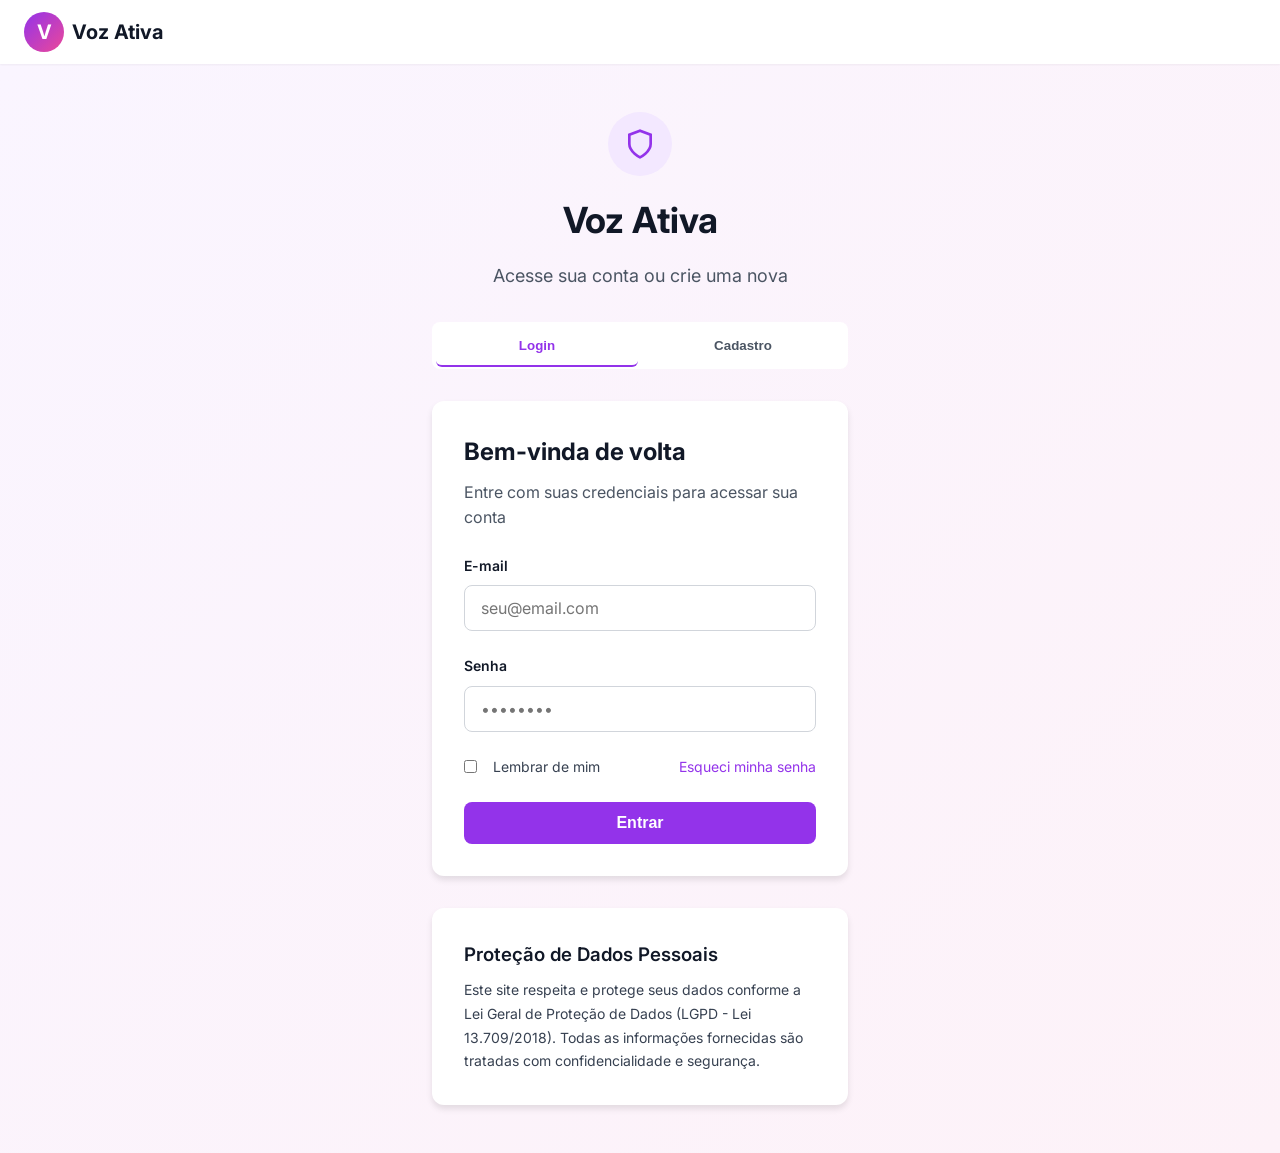
<file: login.html>
<!DOCTYPE html>
<html lang="pt-BR">

<head>
    <meta charset="UTF-8">
    <meta name="viewport" content="width=device-width, initial-scale=1.0">
    <title>Login / Cadastro - Voz Ativa</title>
    <link rel="stylesheet" href="css/styles.css">
    <link href="https://fonts.googleapis.com/css2?family=Inter:wght@300;400;500;600;700;800;900&display=swap"
        rel="stylesheet">
</head>

<body>
    <!-- Header Simplificado -->
    <header>
        <div class="container header-content">
            <a href="index.html" class="logo">
                <div class="logo-circle">V</div>
                <span class="logo-text">Voz Ativa</span>
            </a>
        </div>
    </header>

    <!-- Login/Cadastro Section -->
    <section
        style="min-height: 100vh; background: linear-gradient(135deg, var(--purple-50), var(--pink-50)); padding: 3rem 1rem;">
        <div class="container" style="max-width: 28rem; margin: 0 auto;">
            <!-- Header -->
            <div class="text-center mb-4">
                <div class="card-icon card-icon-purple" style="margin: 0 auto 1rem;">
                    <svg width="32" height="32" viewBox="0 0 24 24" fill="none" stroke="currentColor" stroke-width="2">
                        <path d="M12 22s8-4 8-10V5l-8-3-8 3v7c0 6 8 10 8 10z"></path>
                    </svg>
                </div>
                <h1 style="font-size: 2.25rem; margin-bottom: 0.75rem;">Voz Ativa</h1>
                <p style="font-size: 1.125rem; color: var(--gray-600);">Acesse sua conta ou crie uma nova</p>
            </div>

            <!-- Tabs -->
            <div class="tabs">
                <div class="tabs-list"
                    style="background: var(--white); border-radius: 0.5rem; padding: 0.25rem; display: grid; grid-template-columns: 1fr 1fr; gap: 0.25rem; border: none;">
                    <button class="tab-trigger active" onclick="showTab('login')"
                        style="padding: 0.75rem; border-radius: 0.375rem; font-weight: 600;"
                        id="loginTab">Login</button>
                    <button class="tab-trigger" onclick="showTab('cadastro')"
                        style="padding: 0.75rem; border-radius: 0.375rem; font-weight: 600;"
                        id="cadastroTab">Cadastro</button>
                </div>

                <!-- Login Tab -->
                <div class="tab-content active" id="loginContent">
                    <div class="card">
                        <h2 style="font-size: 1.5rem; margin-bottom: 0.5rem;">Bem-vinda de volta</h2>
                        <p style="color: var(--gray-600); margin-bottom: 1.5rem;">Entre com suas credenciais para
                            acessar sua conta</p>

                        <form onsubmit="handleLogin(event)">
                            <div class="form-group">
                                <label class="form-label" for="login-email">E-mail</label>
                                <input type="email" id="login-email" class="form-input" placeholder="seu@email.com"
                                    required>
                            </div>

                            <div class="form-group">
                                <label class="form-label" for="login-senha">Senha</label>
                                <input type="password" id="login-senha" class="form-input" placeholder="••••••••"
                                    required>
                            </div>

                            <div
                                style="display: flex; justify-content: space-between; align-items: center; margin-bottom: 1.5rem;">
                                <label
                                    style="display: flex; align-items: center; gap: 0.5rem; font-size: 0.875rem; color: var(--gray-700); cursor: pointer;">
                                    <input type="checkbox" class="form-checkbox">
                                    Lembrar de mim
                                </label>
                                <a href="#"
                                    style="font-size: 0.875rem; color: var(--purple-600); text-decoration: none;">
                                    Esqueci minha senha
                                </a>
                            </div>

                            <button type="submit" class="btn btn-purple" style="width: 100%;">Entrar</button>
                        </form>
                    </div>
                </div>

                <!-- Cadastro Tab -->
                <div class="tab-content" id="cadastroContent">
                    <div class="card">
                        <h2 style="font-size: 1.5rem; margin-bottom: 0.5rem;">Criar nova conta</h2>
                        <p style="color: var(--gray-600); margin-bottom: 1.5rem;">Preencha os dados abaixo para criar
                            sua conta</p>

                        <form onsubmit="handleCadastro(event)">
                            <div class="form-group">
                                <label class="form-label" for="cadastro-nome">Nome completo</label>
                                <input type="text" id="cadastro-nome" class="form-input" placeholder="Seu nome"
                                    required>
                            </div>

                            <div class="form-group">
                                <label class="form-label" for="cadastro-email">E-mail</label>
                                <input type="email" id="cadastro-email" class="form-input" placeholder="seu@email.com"
                                    required>
                            </div>

                            <div class="form-group">
                                <label class="form-label" for="cadastro-telefone">Telefone (opcional)</label>
                                <input type="tel" id="cadastro-telefone" class="form-input"
                                    placeholder="(11) 98765-4321">
                            </div>

                            <div class="form-group">
                                <label class="form-label" for="cadastro-senha">Senha</label>
                                <input type="password" id="cadastro-senha" class="form-input" placeholder="••••••••"
                                    required>
                            </div>

                            <div class="form-group">
                                <label class="form-label" for="cadastro-confirmar">Confirmar senha</label>
                                <input type="password" id="cadastro-confirmar" class="form-input" placeholder="••••••••"
                                    required>
                            </div>

                            <div style="margin-bottom: 1.5rem;">
                                <label
                                    style="display: flex; align-items-start; gap: 0.5rem; font-size: 0.875rem; color: var(--gray-700); cursor: pointer;">
                                    <input type="checkbox" class="form-checkbox" required style="margin-top: 0.25rem;">
                                    <span>
                                        Concordo com os <a href="#" style="color: var(--purple-600);">termos de uso</a>
                                        e
                                        <a href="#" style="color: var(--purple-600);">política de privacidade</a>,
                                        e autorizo o tratamento dos meus dados conforme a LGPD
                                    </span>
                                </label>
                            </div>

                            <button type="submit" class="btn btn-purple" style="width: 100%;">Criar Conta</button>
                        </form>
                    </div>
                </div>
            </div>

            <!-- Privacy Notice -->
            <div class="card mt-4">
                <h3 style="font-weight: 600; margin-bottom: 0.5rem;">Proteção de Dados Pessoais</h3>
                <p style="font-size: 0.875rem; color: var(--gray-700); line-height: 1.7;">
                    Este site respeita e protege seus dados conforme a Lei Geral de Proteção de Dados (LGPD - Lei
                    13.709/2018).
                    Todas as informações fornecidas são tratadas com confidencialidade e segurança.
                </p>
            </div>
        </div>
    </section>

    <script>
        function showTab(tabName) {
            // Esconder todos os conteúdos
            document.querySelectorAll('.tab-content').forEach(content => {
                content.classList.remove('active');
            });
            document.querySelectorAll('.tab-trigger').forEach(trigger => {
                trigger.classList.remove('active');
                trigger.style.background = 'transparent';
                trigger.style.color = 'var(--gray-600)';
            });

            // Mostrar conteúdo selecionado
            if (tabName === 'login') {
                document.getElementById('loginContent').classList.add('active');
                document.getElementById('loginTab').classList.add('active');
                document.getElementById('loginTab').style.background = 'var(--white)';
                document.getElementById('loginTab').style.color = 'var(--purple-600)';
            } else {
                document.getElementById('cadastroContent').classList.add('active');
                document.getElementById('cadastroTab').classList.add('active');
                document.getElementById('cadastroTab').style.background = 'var(--white)';
                document.getElementById('cadastroTab').style.color = 'var(--purple-600)';
            }
        }

        async function handleLogin(event) {
            event.preventDefault();

            const email = document.getElementById('login-email').value;
            const senha = document.getElementById('login-senha').value;

            try {
                const resposta = await fetch('http://localhost:3000/api/login', {
                    method: 'POST',
                    headers: { 'Content-Type': 'application/json' },
                    body: JSON.stringify({ email, senha })
                });

                const resultado = await resposta.json();

                if (resposta.ok) {
                    alert('Login realizado com sucesso!');
                    // Guarda o ID ou o Token da usuária se precisar identificar ela depois
                    localStorage.setItem('id_usuario', resultado.id_usuario);
                    window.location.href = 'dashboard.html';
                } else {
                    alert('Erro ao entrar: ' + resultado.error);
                }
            } catch (erro) {
                console.error('Erro na requisição:', erro);
                alert('Não foi possível conectar ao servidor backend.');
            }
        }
        async function handleCadastro(event) {
            event.preventDefault();

            const nome = document.getElementById('cadastro-nome').value;
            const email = document.getElementById('cadastro-email').value;
            const telefone = document.getElementById('cadastro-telefone').value;
            const senha = document.getElementById('cadastro-senha').value;
            const confirmar = document.getElementById('cadastro-confirmar').value;

            if (senha !== confirmar) {
                alert('As senhas não coincidem!');
                return;
            }

            try {
                const resposta = await fetch('http://localhost:3000/api/usuarios', {
                    method: 'POST',
                    headers: { 'Content-Type': 'application/json' },
                    body: JSON.stringify({ nome, email, telefone, senha })
                });

                const resultado = await resposta.json();

                if (resposta.ok) {
                    alert('Cadastro realizado com sucesso!');
                    showTab('login'); // Joga a usuária para a aba de login
                } else {
                    alert('Erro ao cadastrar: ' + resultado.error);
                }
            } catch (erro) {
                console.error('Erro na requisição:', erro);
                alert('Não foi possível conectar ao servidor backend.');
            }
        }
        // Estilizar tab ativo ao carregar
        document.addEventListener('DOMContentLoaded', function () {
            document.getElementById('loginTab').style.background = 'var(--white)';
            document.getElementById('loginTab').style.color = 'var(--purple-600)';
        });
    </script>
</body>

</html>
</file>
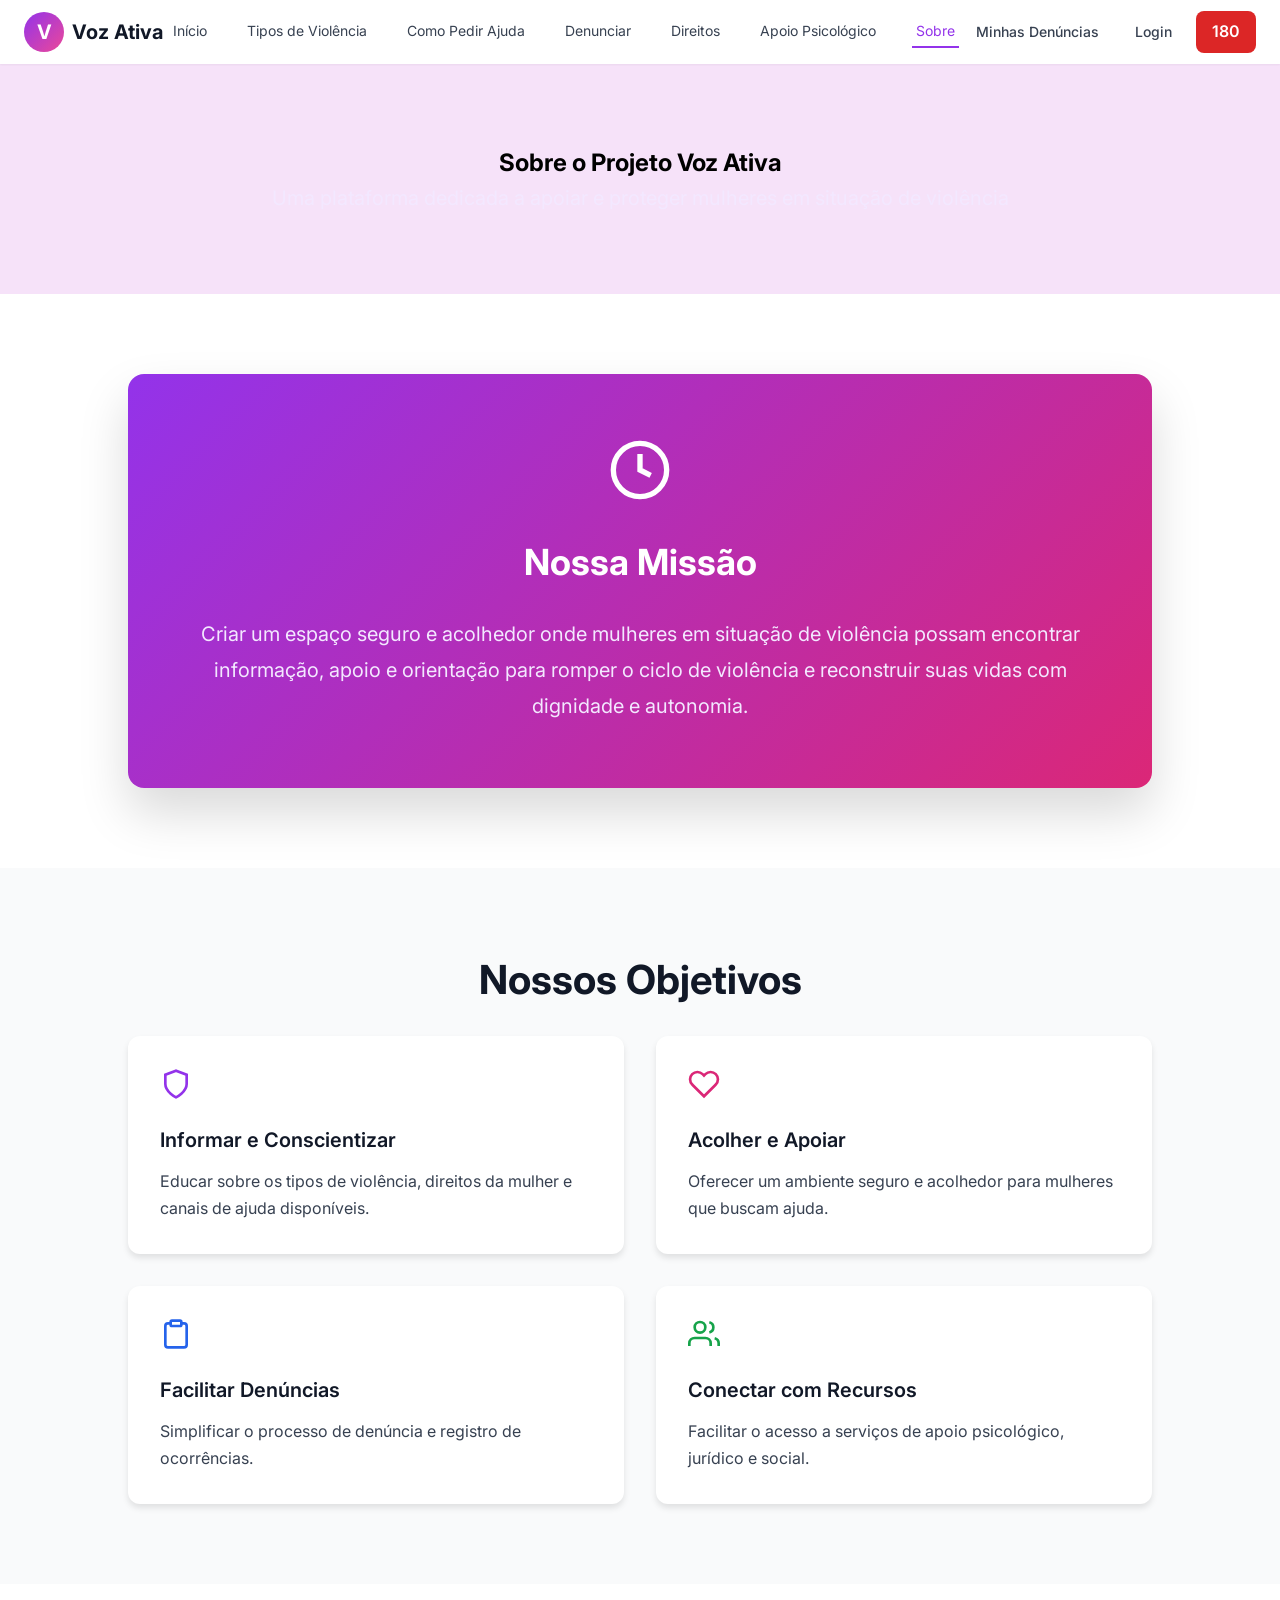
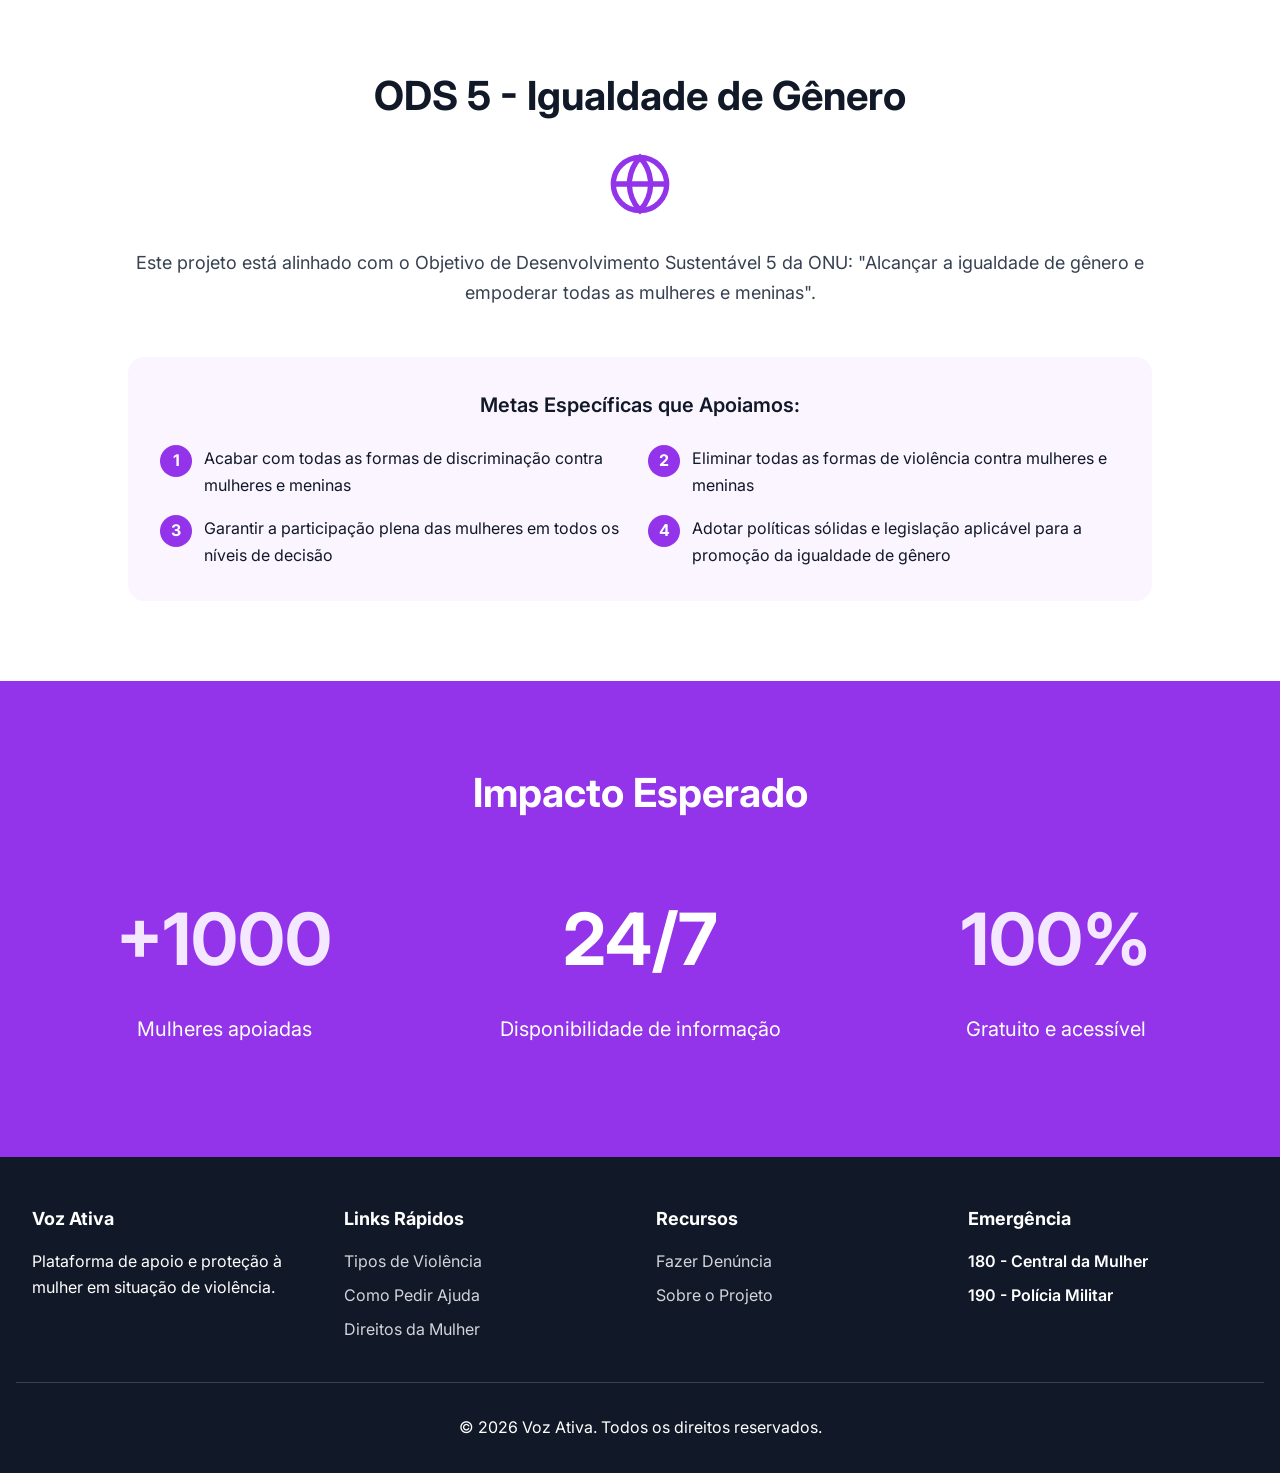
<file: sobre.html>
<!DOCTYPE html>
<html lang="pt-BR">
<head>
    <meta charset="UTF-8">
    <meta name="viewport" content="width=device-width, initial-scale=1.0">
    <title>Sobre o Projeto - Voz Ativa</title>
    <link rel="stylesheet" href="css/styles.css">
    <link href="https://fonts.googleapis.com/css2?family=Inter:wght@300;400;500;600;700;800;900&display=swap" rel="stylesheet">
</head>
<body>
    <header>
        <div class="container header-content">
            <a href="index.html" class="logo">
                <div class="logo-circle">V</div>
                <span class="logo-text">Voz Ativa</span>
            </a>
            <nav class="nav-desktop">
                <a href="index.html" class="nav-link">Início</a>
                <a href="tipos-violencia.html" class="nav-link">Tipos de Violência</a>
                <a href="como-pedir-ajuda.html" class="nav-link">Como Pedir Ajuda</a>
                <a href="denuncia.html" class="nav-link">Denunciar</a>
                <a href="direitos.html" class="nav-link">Direitos</a>
                <a href="apoio-psicologico.html" class="nav-link">Apoio Psicológico</a>
                <a href="sobre.html" class="nav-link active">Sobre</a>
            </nav>
            <div class="user-nav">
                <a href="dashboard.html" class="user-nav-link">Minhas Denúncias</a>
                <a href="login.html" class="user-nav-link">Login</a>
                <a href="tel:180" class="btn-emergency">180</a>
            </div>
            <button class="mobile-menu-btn" onclick="toggleMobileMenu()">☰</button>
        </div>
    </header>

    <section class="hero">
        <div class="container">
            <div style="max-width: 48rem; margin: 0 auto; text-align: center;">
                <h1>Sobre o Projeto Voz Ativa</h1>
                <p style="font-size: 1.25rem; color: var(--purple-100);">Uma plataforma dedicada a apoiar e proteger mulheres em situação de violência</p>
            </div>
        </div>
    </section>

    <section class="section-white">
        <div class="container">
            <div style="background: linear-gradient(135deg, var(--purple-600), var(--pink-600)); border-radius: 1rem; padding: 4rem; color: var(--white); max-width: 64rem; margin: 0 auto; box-shadow: var(--shadow-2xl);">
                <svg width="64" height="64" viewBox="0 0 24 24" fill="none" stroke="currentColor" stroke-width="2" style="margin: 0 auto 2rem; display: block;">
                    <circle cx="12" cy="12" r="10"></circle>
                    <path d="M12 6v6l4 2"></path>
                </svg>
                <h2 style="font-size: 2.25rem; margin-bottom: 1.5rem; text-align: center;">Nossa Missão</h2>
                <p style="font-size: 1.25rem; color: var(--purple-100); line-height: 1.8; text-align: center;">
                    Criar um espaço seguro e acolhedor onde mulheres em situação de violência possam encontrar informação, apoio e orientação para romper o ciclo de violência e reconstruir suas vidas com dignidade e autonomia.
                </p>
            </div>
        </div>
    </section>

    <section class="section-gray">
        <div class="container">
            <h2 class="section-title">Nossos Objetivos</h2>
            <div class="grid grid-2" style="max-width: 64rem; margin: 0 auto;">
                <div class="card">
                    <svg width="32" height="32" viewBox="0 0 24 24" fill="none" stroke="currentColor" stroke-width="2" style="color: var(--purple-600); margin-bottom: 1rem;">
                        <path d="M12 22s8-4 8-10V5l-8-3-8 3v7c0 6 8 10 8 10z"></path>
                    </svg>
                    <h3 style="font-weight: 600; font-size: 1.25rem; margin-bottom: 0.75rem;">Informar e Conscientizar</h3>
                    <p style="color: var(--gray-700); line-height: 1.7;">Educar sobre os tipos de violência, direitos da mulher e canais de ajuda disponíveis.</p>
                </div>
                <div class="card">
                    <svg width="32" height="32" viewBox="0 0 24 24" fill="none" stroke="currentColor" stroke-width="2" style="color: var(--pink-600); margin-bottom: 1rem;">
                        <path d="M20.84 4.61a5.5 5.5 0 0 0-7.78 0L12 5.67l-1.06-1.06a5.5 5.5 0 0 0-7.78 7.78l1.06 1.06L12 21.23l7.78-7.78 1.06-1.06a5.5 5.5 0 0 0 0-7.78z"></path>
                    </svg>
                    <h3 style="font-weight: 600; font-size: 1.25rem; margin-bottom: 0.75rem;">Acolher e Apoiar</h3>
                    <p style="color: var(--gray-700); line-height: 1.7;">Oferecer um ambiente seguro e acolhedor para mulheres que buscam ajuda.</p>
                </div>
                <div class="card">
                    <svg width="32" height="32" viewBox="0 0 24 24" fill="none" stroke="currentColor" stroke-width="2" style="color: #2563EB; margin-bottom: 1rem;">
                        <path d="M16 4h2a2 2 0 0 1 2 2v14a2 2 0 0 1-2 2H6a2 2 0 0 1-2-2V6a2 2 0 0 1 2-2h2"></path>
                        <rect x="8" y="2" width="8" height="4" rx="1" ry="1"></rect>
                    </svg>
                    <h3 style="font-weight: 600; font-size: 1.25rem; margin-bottom: 0.75rem;">Facilitar Denúncias</h3>
                    <p style="color: var(--gray-700); line-height: 1.7;">Simplificar o processo de denúncia e registro de ocorrências.</p>
                </div>
                <div class="card">
                    <svg width="32" height="32" viewBox="0 0 24 24" fill="none" stroke="currentColor" stroke-width="2" style="color: #16A34A; margin-bottom: 1rem;">
                        <path d="M17 21v-2a4 4 0 0 0-4-4H5a4 4 0 0 0-4 4v2"></path>
                        <circle cx="9" cy="7" r="4"></circle>
                        <path d="M23 21v-2a4 4 0 0 0-3-3.87"></path>
                        <path d="M16 3.13a4 4 0 0 1 0 7.75"></path>
                    </svg>
                    <h3 style="font-weight: 600; font-size: 1.25rem; margin-bottom: 0.75rem;">Conectar com Recursos</h3>
                    <p style="color: var(--gray-700); line-height: 1.7;">Facilitar o acesso a serviços de apoio psicológico, jurídico e social.</p>
                </div>
            </div>
        </div>
    </section>

    <section class="section-white">
        <div class="container">
            <h2 class="section-title">ODS 5 - Igualdade de Gênero</h2>
            <div style="max-width: 64rem; margin: 0 auto; text-align: center; margin-bottom: 3rem;">
                <svg width="64" height="64" viewBox="0 0 24 24" fill="none" stroke="currentColor" stroke-width="2" style="color: var(--purple-600); margin: 0 auto 1.5rem;">
                    <circle cx="12" cy="12" r="10"></circle>
                    <path d="M12 2a15.3 15.3 0 0 1 4 10 15.3 15.3 0 0 1-4 10 15.3 15.3 0 0 1-4-10 15.3 15.3 0 0 1 4-10z"></path>
                    <path d="M2 12h20"></path>
                </svg>
                <p style="font-size: 1.125rem; color: var(--gray-700); line-height: 1.7;">
                    Este projeto está alinhado com o Objetivo de Desenvolvimento Sustentável 5 da ONU: "Alcançar a igualdade de gênero e empoderar todas as mulheres e meninas".
                </p>
            </div>

            <div style="background: var(--purple-50); padding: 2rem; border-radius: 1rem; max-width: 64rem; margin: 0 auto;">
                <h3 style="font-weight: 600; font-size: 1.25rem; margin-bottom: 1.5rem; text-align: center; color: var(--purple-900);">Metas Específicas que Apoiamos:</h3>
                <div class="grid grid-2" style="gap: 1rem;">
                    <div style="display: flex; align-items: start; gap: 0.75rem;">
                        <div style="width: 32px; height: 32px; flex-shrink: 0; border-radius: 50%; background: var(--purple-600); color: var(--white); display: flex; align-items: center; justify-content: center; font-weight: bold;">1</div>
                        <p style="color: var(--gray-800); line-height: 1.7;">Acabar com todas as formas de discriminação contra mulheres e meninas</p>
                    </div>
                    <div style="display: flex; align-items: start; gap: 0.75rem;">
                        <div style="width: 32px; height: 32px; flex-shrink: 0; border-radius: 50%; background: var(--purple-600); color: var(--white); display: flex; align-items: center; justify-content: center; font-weight: bold;">2</div>
                        <p style="color: var(--gray-800); line-height: 1.7;">Eliminar todas as formas de violência contra mulheres e meninas</p>
                    </div>
                    <div style="display: flex; align-items: start; gap: 0.75rem;">
                        <div style="width: 32px; height: 32px; flex-shrink: 0; border-radius: 50%; background: var(--purple-600); color: var(--white); display: flex; align-items: center; justify-content: center; font-weight: bold;">3</div>
                        <p style="color: var(--gray-800); line-height: 1.7;">Garantir a participação plena das mulheres em todos os níveis de decisão</p>
                    </div>
                    <div style="display: flex; align-items: start; gap: 0.75rem;">
                        <div style="width: 32px; height: 32px; flex-shrink: 0; border-radius: 50%; background: var(--purple-600); color: var(--white); display: flex; align-items: center; justify-content: center; font-weight: bold;">4</div>
                        <p style="color: var(--gray-800); line-height: 1.7;">Adotar políticas sólidas e legislação aplicável para a promoção da igualdade de gênero</p>
                    </div>
                </div>
            </div>
        </div>
    </section>

    <section style="background: var(--purple-600); color: var(--white); padding: 5rem 1rem;">
        <div class="container">
            <h2 class="section-title">Impacto Esperado</h2>
            <div class="grid grid-3">
                <div class="stat-card">
                    <div style="font-size: 4.5rem; font-weight: bold; color: var(--purple-100); margin-bottom: 1rem;">+1000</div>
                    <p style="font-size: 1.25rem; color: var(--purple-200);">Mulheres apoiadas</p>
                </div>
                <div class="stat-card">
                    <div style="font-size: 4.5rem; font-weight: bold; color: var(--pink-300); margin-bottom: 1rem;">24/7</div>
                    <p style="font-size: 1.25rem; color: var(--purple-200);">Disponibilidade de informação</p>
                </div>
                <div class="stat-card">
                    <div style="font-size: 4.5rem; font-weight: bold; color: var(--purple-100); margin-bottom: 1rem;">100%</div>
                    <p style="font-size: 1.25rem; color: var(--purple-200);">Gratuito e acessível</p>
                </div>
            </div>
        </div>
    </section>

    <footer>
        <div class="container footer-content">
            <div class="footer-section">
                <h3>Voz Ativa</h3>
                <p style="color: var(--gray-400);">Plataforma de apoio e proteção à mulher em situação de violência.</p>
            </div>
            <div class="footer-section">
                <h3>Links Rápidos</h3>
                <a href="tipos-violencia.html" class="footer-link">Tipos de Violência</a>
                <a href="como-pedir-ajuda.html" class="footer-link">Como Pedir Ajuda</a>
                <a href="direitos.html" class="footer-link">Direitos da Mulher</a>
            </div>
            <div class="footer-section">
                <h3>Recursos</h3>
                <a href="denuncia.html" class="footer-link">Fazer Denúncia</a>
                <a href="sobre.html" class="footer-link">Sobre o Projeto</a>
            </div>
            <div class="footer-section">
                <h3>Emergência</h3>
                <a href="tel:180" class="footer-link" style="font-weight: 600; color: var(--red-400);">180 - Central da Mulher</a>
                <a href="tel:190" class="footer-link" style="font-weight: 600; color: var(--red-400);">190 - Polícia Militar</a>
            </div>
        </div>
        <div class="container footer-bottom">
            <p>&copy; 2026 Voz Ativa. Todos os direitos reservados.</p>
        </div>
    </footer>
    <script src="js/script.js"></script>
</body>
</html>
</file>
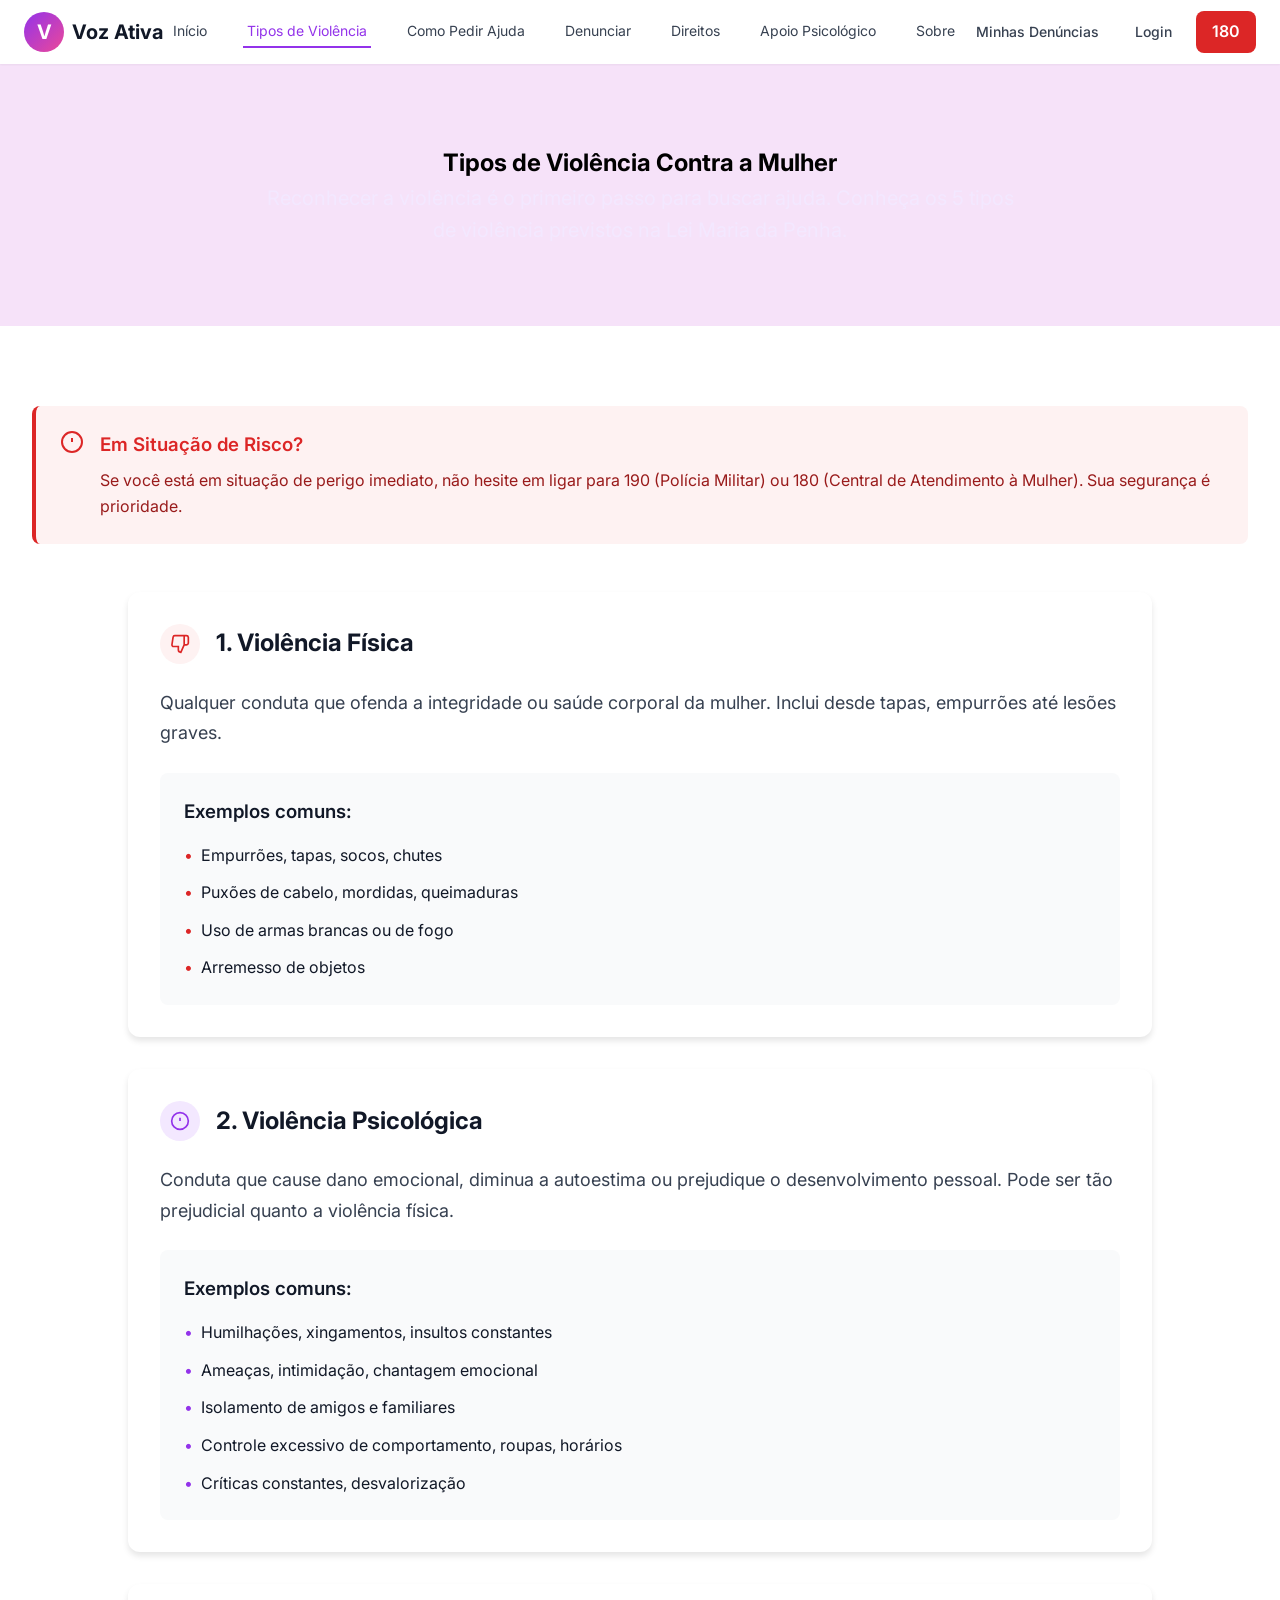
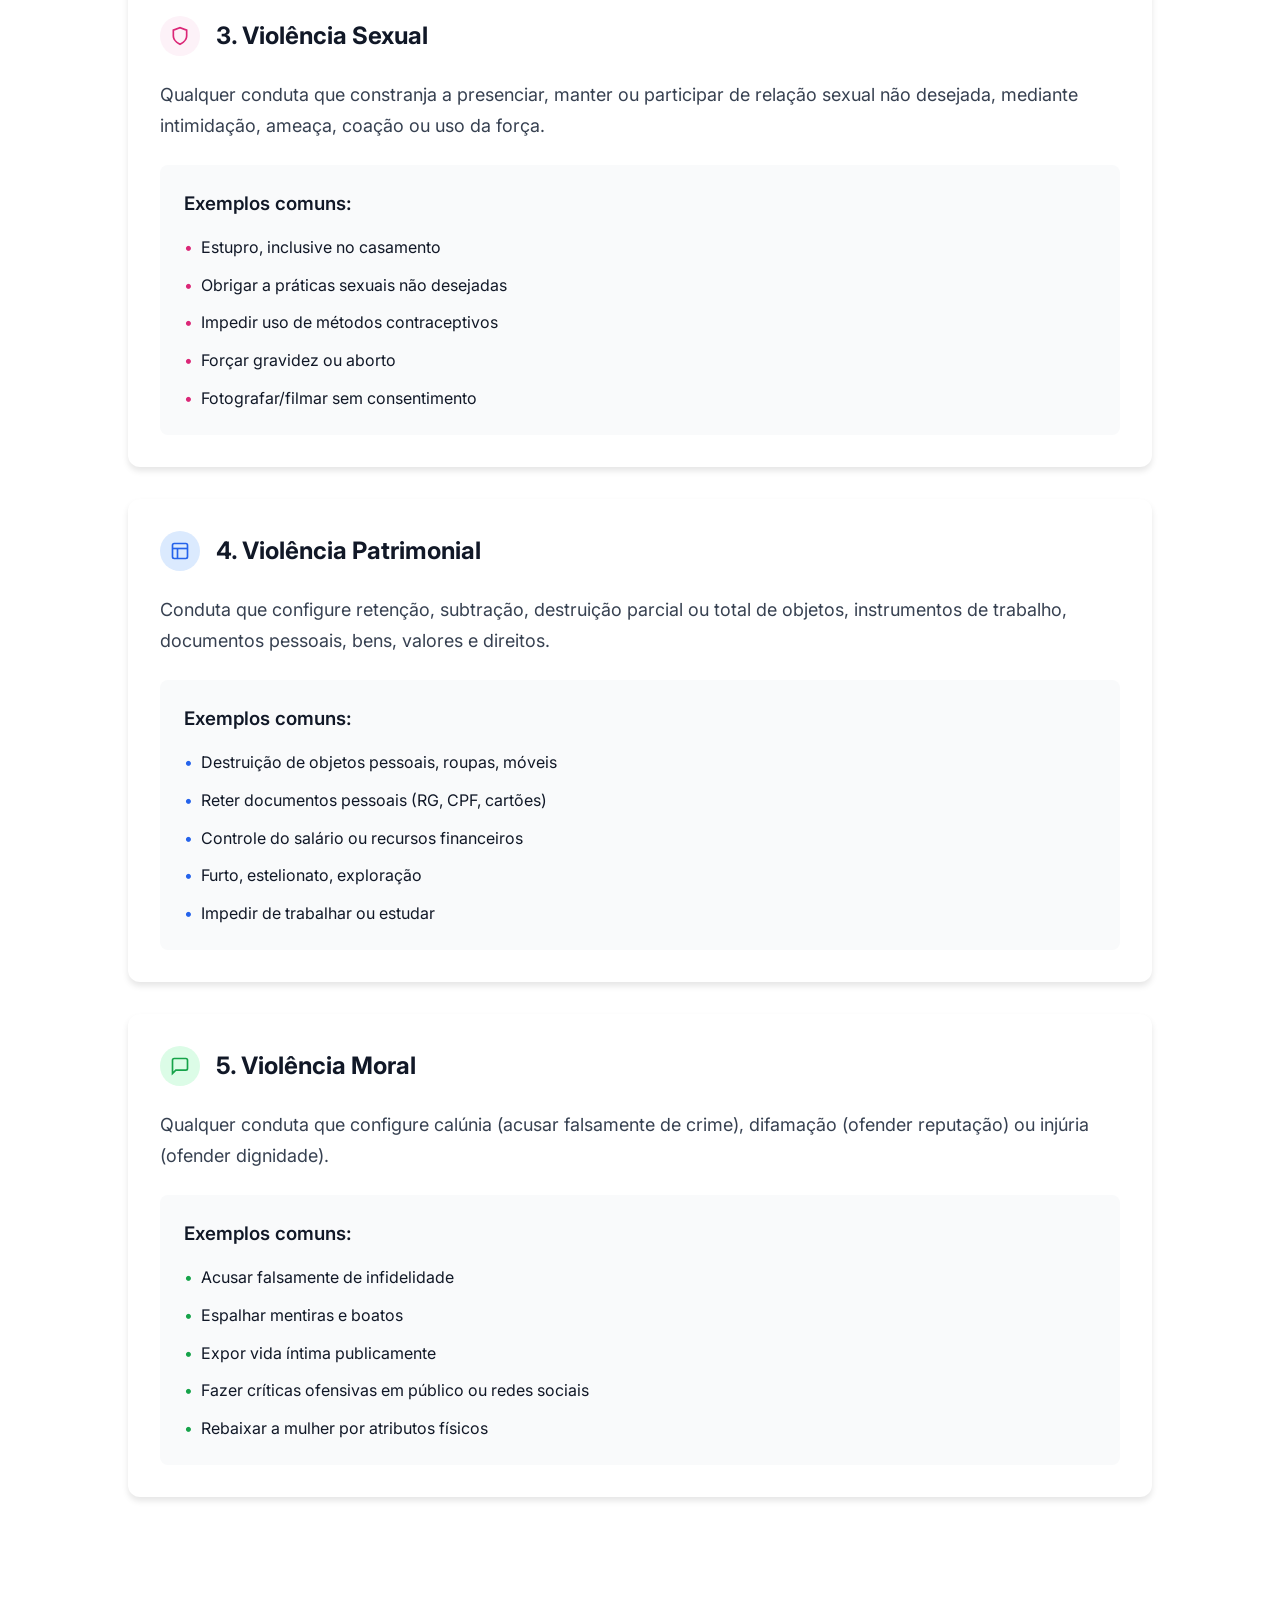
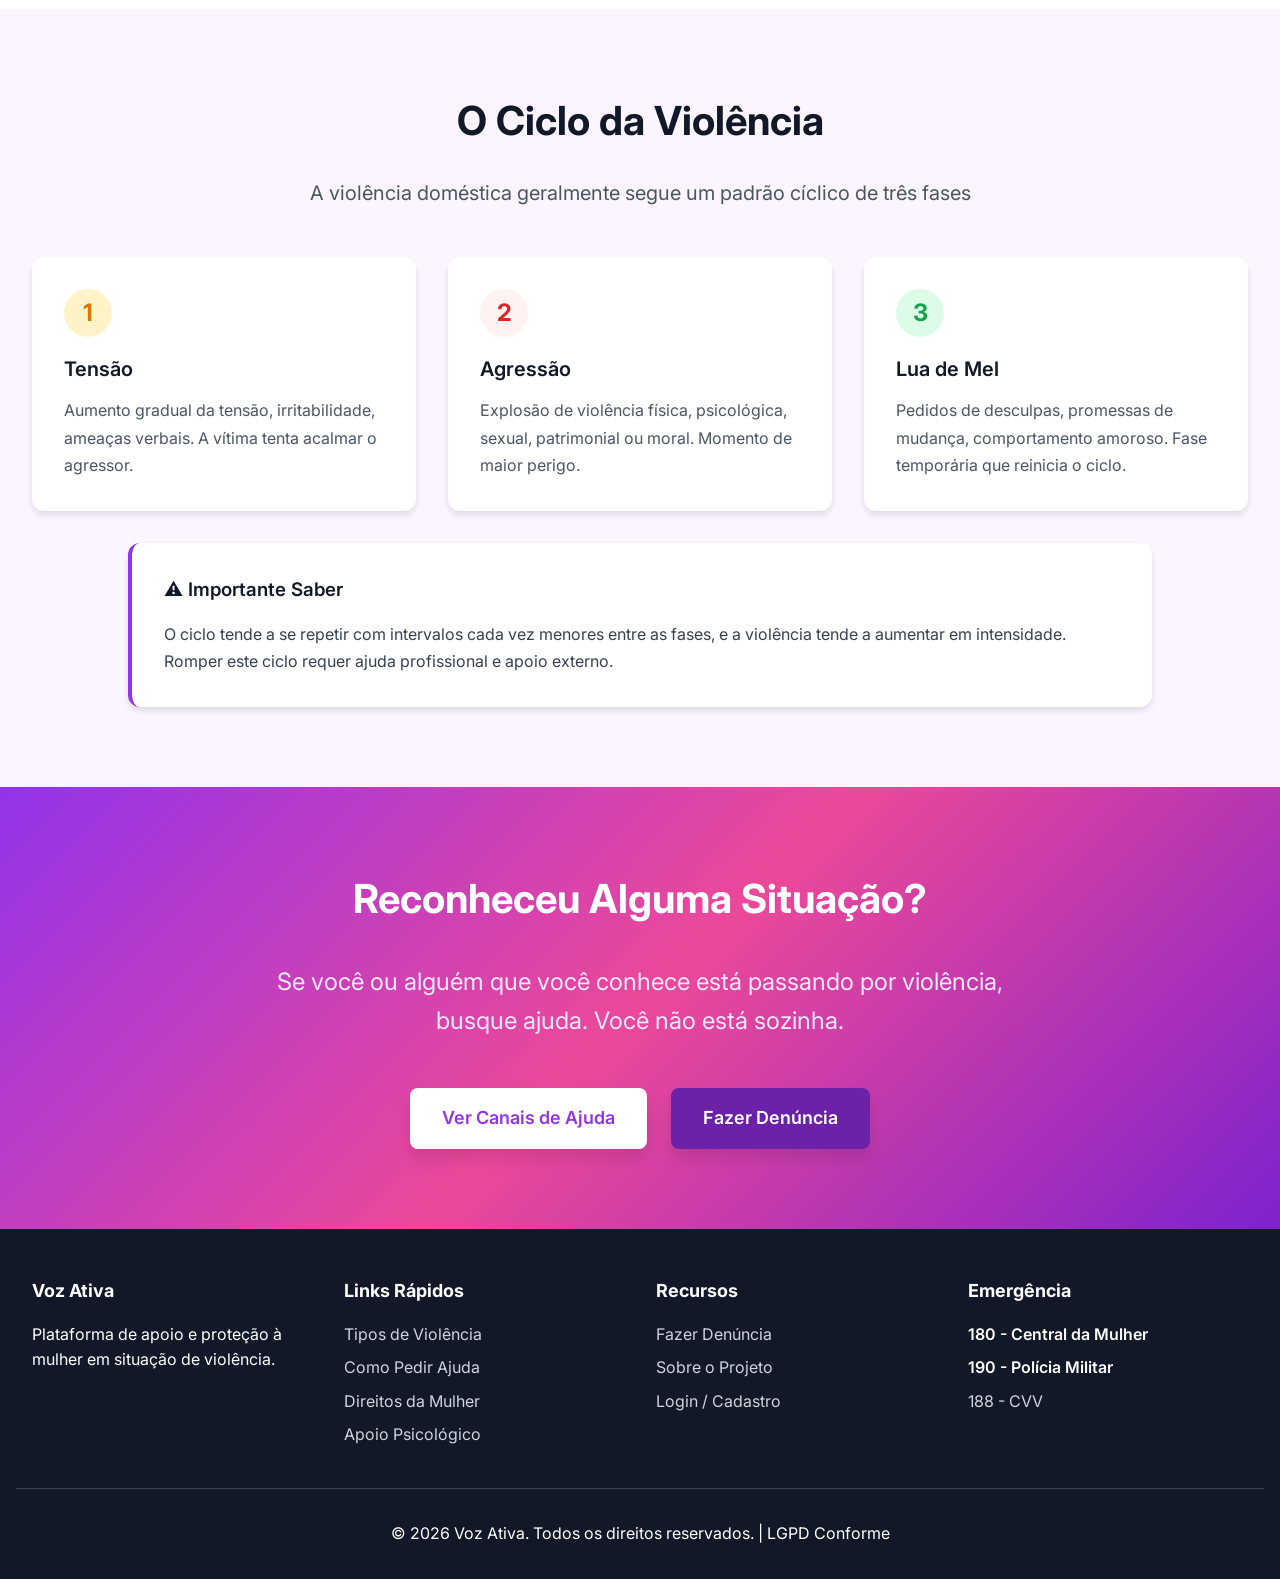
<file: tipos-violencia.html>
<!DOCTYPE html>
<html lang="pt-BR">
<head>
    <meta charset="UTF-8">
    <meta name="viewport" content="width=device-width, initial-scale=1.0">
    <title>Tipos de Violência - Voz Ativa</title>
    <link rel="stylesheet" href="css/styles.css">
    <link href="https://fonts.googleapis.com/css2?family=Inter:wght@300;400;500;600;700;800;900&display=swap" rel="stylesheet">
</head>
<body>
    <!-- Header -->
    <header>
        <div class="container header-content">
            <a href="index.html" class="logo">
                <div class="logo-circle">V</div>
                <span class="logo-text">Voz Ativa</span>
            </a>

            <nav class="nav-desktop">
                <a href="index.html" class="nav-link">Início</a>
                <a href="tipos-violencia.html" class="nav-link active">Tipos de Violência</a>
                <a href="como-pedir-ajuda.html" class="nav-link">Como Pedir Ajuda</a>
                <a href="denuncia.html" class="nav-link">Denunciar</a>
                <a href="direitos.html" class="nav-link">Direitos</a>
                <a href="apoio-psicologico.html" class="nav-link">Apoio Psicológico</a>
                <a href="sobre.html" class="nav-link">Sobre</a>
            </nav>

            <div class="user-nav">
                <a href="dashboard.html" class="user-nav-link">Minhas Denúncias</a>
                <a href="login.html" class="user-nav-link">Login</a>
                <a href="tel:180" class="btn-emergency">180</a>
            </div>

            <button class="mobile-menu-btn" onclick="toggleMobileMenu()">
                <svg width="24" height="24" viewBox="0 0 24 24" fill="none" stroke="currentColor" stroke-width="2">
                    <line x1="3" y1="12" x2="21" y2="12"></line>
                    <line x1="3" y1="6" x2="21" y2="6"></line>
                    <line x1="3" y1="18" x2="21" y2="18"></line>
                </svg>
            </button>
        </div>

        <div class="mobile-menu" id="mobileMenu">
            <a href="index.html" class="mobile-nav-link">Início</a>
            <a href="tipos-violencia.html" class="mobile-nav-link active">Tipos de Violência</a>
            <a href="como-pedir-ajuda.html" class="mobile-nav-link">Como Pedir Ajuda</a>
            <a href="denuncia.html" class="mobile-nav-link">Denunciar</a>
            <a href="direitos.html" class="mobile-nav-link">Direitos</a>
            <a href="apoio-psicologico.html" class="mobile-nav-link">Apoio Psicológico</a>
            <a href="sobre.html" class="mobile-nav-link">Sobre</a>
        </div>
    </header>

    <!-- Hero -->
    <section class="hero">
        <div class="container">
            <div style="max-width: 48rem; margin: 0 auto; text-align: center;">
                <h1>Tipos de Violência Contra a Mulher</h1>
                <p style="font-size: 1.25rem; color: var(--purple-100);">
                    Reconhecer a violência é o primeiro passo para buscar ajuda. Conheça os 5 tipos de violência previstos na Lei Maria da Penha.
                </p>
            </div>
        </div>
    </section>

    <!-- Alert Box -->
    <section class="section-white">
        <div class="container">
            <div style="background: var(--red-50); border-left: 4px solid var(--red-600); padding: 1.5rem; border-radius: 0.5rem; margin-bottom: 3rem;">
                <div style="display: flex; gap: 1rem; align-items: flex-start;">
                    <svg width="24" height="24" viewBox="0 0 24 24" fill="none" stroke="currentColor" stroke-width="2" style="flex-shrink: 0; color: var(--red-600);">
                        <circle cx="12" cy="12" r="10"></circle>
                        <line x1="12" y1="8" x2="12" y2="12"></line>
                        <line x1="12" y1="16" x2="12.01" y2="16"></line>
                    </svg>
                    <div>
                        <h3 style="font-weight: 600; margin-bottom: 0.5rem; color: var(--red-600);">Em Situação de Risco?</h3>
                        <p style="color: var(--red-800);">Se você está em situação de perigo imediato, não hesite em ligar para 190 (Polícia Militar) ou 180 (Central de Atendimento à Mulher). Sua segurança é prioridade.</p>
                    </div>
                </div>
            </div>

            <!-- Tipos de Violência -->
            <div style="max-width: 64rem; margin: 0 auto;">
                <!-- Violência Física -->
                <div class="card mb-4" style="padding: 2rem;">
                    <div style="display: flex; align-items: center; gap: 1rem; margin-bottom: 1.5rem;">
                        <div class="card-icon card-icon-red" style="margin: 0; width: 40px; height: 40px;">
                            <svg width="20" height="20" viewBox="0 0 24 24" fill="none" stroke="currentColor" stroke-width="2">
                                <path d="M10 15v4a3 3 0 0 0 3 3l4-9V2H5.72a2 2 0 0 0-2 1.7l-1.38 9a2 2 0 0 0 2 2.3zm7-13h2.67A2.31 2.31 0 0 1 22 4v7a2.31 2.31 0 0 1-2.33 2H17"></path>
                            </svg>
                        </div>
                        <h2 style="font-size: 1.5rem; margin: 0;">1. Violência Física</h2>
                    </div>
                    <p style="font-size: 1.125rem; color: var(--gray-700); margin-bottom: 1.5rem; line-height: 1.7;">
                        Qualquer conduta que ofenda a integridade ou saúde corporal da mulher. Inclui desde tapas, empurrões até lesões graves.
                    </p>
                    <div style="background: var(--gray-50); padding: 1.5rem; border-radius: 0.5rem;">
                        <h3 style="font-weight: 600; margin-bottom: 1rem;">Exemplos comuns:</h3>
                        <ul style="list-style: none; padding: 0; display: flex; flex-direction: column; gap: 0.75rem;">
                            <li style="display: flex; align-items: start; gap: 0.5rem;">
                                <span style="color: var(--red-600);">•</span>
                                <span>Empurrões, tapas, socos, chutes</span>
                            </li>
                            <li style="display: flex; align-items: start; gap: 0.5rem;">
                                <span style="color: var(--red-600);">•</span>
                                <span>Puxões de cabelo, mordidas, queimaduras</span>
                            </li>
                            <li style="display: flex; align-items: start; gap: 0.5rem;">
                                <span style="color: var(--red-600);">•</span>
                                <span>Uso de armas brancas ou de fogo</span>
                            </li>
                            <li style="display: flex; align-items: start; gap: 0.5rem;">
                                <span style="color: var(--red-600);">•</span>
                                <span>Arremesso de objetos</span>
                            </li>
                        </ul>
                    </div>
                </div>

                <!-- Violência Psicológica -->
                <div class="card mb-4" style="padding: 2rem;">
                    <div style="display: flex; align-items: center; gap: 1rem; margin-bottom: 1.5rem;">
                        <div class="card-icon card-icon-purple" style="margin: 0; width: 40px; height: 40px;">
                            <svg width="20" height="20" viewBox="0 0 24 24" fill="none" stroke="currentColor" stroke-width="2">
                                <circle cx="12" cy="12" r="10"></circle>
                                <line x1="12" y1="8" x2="12" y2="12"></line>
                                <line x1="12" y1="16" x2="12.01" y2="16"></line>
                            </svg>
                        </div>
                        <h2 style="font-size: 1.5rem; margin: 0;">2. Violência Psicológica</h2>
                    </div>
                    <p style="font-size: 1.125rem; color: var(--gray-700); margin-bottom: 1.5rem; line-height: 1.7;">
                        Conduta que cause dano emocional, diminua a autoestima ou prejudique o desenvolvimento pessoal. Pode ser tão prejudicial quanto a violência física.
                    </p>
                    <div style="background: var(--gray-50); padding: 1.5rem; border-radius: 0.5rem;">
                        <h3 style="font-weight: 600; margin-bottom: 1rem;">Exemplos comuns:</h3>
                        <ul style="list-style: none; padding: 0; display: flex; flex-direction: column; gap: 0.75rem;">
                            <li style="display: flex; align-items: start; gap: 0.5rem;">
                                <span style="color: var(--purple-600);">•</span>
                                <span>Humilhações, xingamentos, insultos constantes</span>
                            </li>
                            <li style="display: flex; align-items: start; gap: 0.5rem;">
                                <span style="color: var(--purple-600);">•</span>
                                <span>Ameaças, intimidação, chantagem emocional</span>
                            </li>
                            <li style="display: flex; align-items: start; gap: 0.5rem;">
                                <span style="color: var(--purple-600);">•</span>
                                <span>Isolamento de amigos e familiares</span>
                            </li>
                            <li style="display: flex; align-items: start; gap: 0.5rem;">
                                <span style="color: var(--purple-600);">•</span>
                                <span>Controle excessivo de comportamento, roupas, horários</span>
                            </li>
                            <li style="display: flex; align-items: start; gap: 0.5rem;">
                                <span style="color: var(--purple-600);">•</span>
                                <span>Críticas constantes, desvalorização</span>
                            </li>
                        </ul>
                    </div>
                </div>

                <!-- Violência Sexual -->
                <div class="card mb-4" style="padding: 2rem;">
                    <div style="display: flex; align-items: center; gap: 1rem; margin-bottom: 1.5rem;">
                        <div class="card-icon card-icon-pink" style="margin: 0; width: 40px; height: 40px;">
                            <svg width="20" height="20" viewBox="0 0 24 24" fill="none" stroke="currentColor" stroke-width="2">
                                <path d="M12 22s8-4 8-10V5l-8-3-8 3v7c0 6 8 10 8 10z"></path>
                            </svg>
                        </div>
                        <h2 style="font-size: 1.5rem; margin: 0;">3. Violência Sexual</h2>
                    </div>
                    <p style="font-size: 1.125rem; color: var(--gray-700); margin-bottom: 1.5rem; line-height: 1.7;">
                        Qualquer conduta que constranja a presenciar, manter ou participar de relação sexual não desejada, mediante intimidação, ameaça, coação ou uso da força.
                    </p>
                    <div style="background: var(--gray-50); padding: 1.5rem; border-radius: 0.5rem;">
                        <h3 style="font-weight: 600; margin-bottom: 1rem;">Exemplos comuns:</h3>
                        <ul style="list-style: none; padding: 0; display: flex; flex-direction: column; gap: 0.75rem;">
                            <li style="display: flex; align-items: start; gap: 0.5rem;">
                                <span style="color: var(--pink-600);">•</span>
                                <span>Estupro, inclusive no casamento</span>
                            </li>
                            <li style="display: flex; align-items: start; gap: 0.5rem;">
                                <span style="color: var(--pink-600);">•</span>
                                <span>Obrigar a práticas sexuais não desejadas</span>
                            </li>
                            <li style="display: flex; align-items: start; gap: 0.5rem;">
                                <span style="color: var(--pink-600);">•</span>
                                <span>Impedir uso de métodos contraceptivos</span>
                            </li>
                            <li style="display: flex; align-items: start; gap: 0.5rem;">
                                <span style="color: var(--pink-600);">•</span>
                                <span>Forçar gravidez ou aborto</span>
                            </li>
                            <li style="display: flex; align-items: start; gap: 0.5rem;">
                                <span style="color: var(--pink-600);">•</span>
                                <span>Fotografar/filmar sem consentimento</span>
                            </li>
                        </ul>
                    </div>
                </div>

                <!-- Violência Patrimonial -->
                <div class="card mb-4" style="padding: 2rem;">
                    <div style="display: flex; align-items: center; gap: 1rem; margin-bottom: 1.5rem;">
                        <div class="card-icon card-icon-blue" style="margin: 0; width: 40px; height: 40px;">
                            <svg width="20" height="20" viewBox="0 0 24 24" fill="none" stroke="currentColor" stroke-width="2">
                                <rect x="3" y="3" width="18" height="18" rx="2" ry="2"></rect>
                                <line x1="3" y1="9" x2="21" y2="9"></line>
                                <line x1="9" y1="21" x2="9" y2="9"></line>
                            </svg>
                        </div>
                        <h2 style="font-size: 1.5rem; margin: 0;">4. Violência Patrimonial</h2>
                    </div>
                    <p style="font-size: 1.125rem; color: var(--gray-700); margin-bottom: 1.5rem; line-height: 1.7;">
                        Conduta que configure retenção, subtração, destruição parcial ou total de objetos, instrumentos de trabalho, documentos pessoais, bens, valores e direitos.
                    </p>
                    <div style="background: var(--gray-50); padding: 1.5rem; border-radius: 0.5rem;">
                        <h3 style="font-weight: 600; margin-bottom: 1rem;">Exemplos comuns:</h3>
                        <ul style="list-style: none; padding: 0; display: flex; flex-direction: column; gap: 0.75rem;">
                            <li style="display: flex; align-items: start; gap: 0.5rem;">
                                <span style="color: #2563EB;">•</span>
                                <span>Destruição de objetos pessoais, roupas, móveis</span>
                            </li>
                            <li style="display: flex; align-items: start; gap: 0.5rem;">
                                <span style="color: #2563EB;">•</span>
                                <span>Reter documentos pessoais (RG, CPF, cartões)</span>
                            </li>
                            <li style="display: flex; align-items: start; gap: 0.5rem;">
                                <span style="color: #2563EB;">•</span>
                                <span>Controle do salário ou recursos financeiros</span>
                            </li>
                            <li style="display: flex; align-items: start; gap: 0.5rem;">
                                <span style="color: #2563EB;">•</span>
                                <span>Furto, estelionato, exploração</span>
                            </li>
                            <li style="display: flex; align-items: start; gap: 0.5rem;">
                                <span style="color: #2563EB;">•</span>
                                <span>Impedir de trabalhar ou estudar</span>
                            </li>
                        </ul>
                    </div>
                </div>

                <!-- Violência Moral -->
                <div class="card mb-4" style="padding: 2rem;">
                    <div style="display: flex; align-items: center; gap: 1rem; margin-bottom: 1.5rem;">
                        <div class="card-icon card-icon-green" style="margin: 0; width: 40px; height: 40px;">
                            <svg width="20" height="20" viewBox="0 0 24 24" fill="none" stroke="currentColor" stroke-width="2">
                                <path d="M21 15a2 2 0 0 1-2 2H7l-4 4V5a2 2 0 0 1 2-2h14a2 2 0 0 1 2 2z"></path>
                            </svg>
                        </div>
                        <h2 style="font-size: 1.5rem; margin: 0;">5. Violência Moral</h2>
                    </div>
                    <p style="font-size: 1.125rem; color: var(--gray-700); margin-bottom: 1.5rem; line-height: 1.7;">
                        Qualquer conduta que configure calúnia (acusar falsamente de crime), difamação (ofender reputação) ou injúria (ofender dignidade).
                    </p>
                    <div style="background: var(--gray-50); padding: 1.5rem; border-radius: 0.5rem;">
                        <h3 style="font-weight: 600; margin-bottom: 1rem;">Exemplos comuns:</h3>
                        <ul style="list-style: none; padding: 0; display: flex; flex-direction: column; gap: 0.75rem;">
                            <li style="display: flex; align-items: start; gap: 0.5rem;">
                                <span style="color: #16A34A;">•</span>
                                <span>Acusar falsamente de infidelidade</span>
                            </li>
                            <li style="display: flex; align-items: start; gap: 0.5rem;">
                                <span style="color: #16A34A;">•</span>
                                <span>Espalhar mentiras e boatos</span>
                            </li>
                            <li style="display: flex; align-items: start; gap: 0.5rem;">
                                <span style="color: #16A34A;">•</span>
                                <span>Expor vida íntima publicamente</span>
                            </li>
                            <li style="display: flex; align-items: start; gap: 0.5rem;">
                                <span style="color: #16A34A;">•</span>
                                <span>Fazer críticas ofensivas em público ou redes sociais</span>
                            </li>
                            <li style="display: flex; align-items: start; gap: 0.5rem;">
                                <span style="color: #16A34A;">•</span>
                                <span>Rebaixar a mulher por atributos físicos</span>
                            </li>
                        </ul>
                    </div>
                </div>
            </div>
        </div>
    </section>

    <!-- Ciclo da Violência -->
    <section class="section-purple">
        <div class="container">
            <h2 class="section-title">O Ciclo da Violência</h2>
            <p class="section-description">A violência doméstica geralmente segue um padrão cíclico de três fases</p>

            <div class="grid grid-3">
                <div class="card">
                    <div style="width: 48px; height: 48px; border-radius: 50%; background: #FEF3C7; color: #D97706; display: flex; align-items: center; justify-content: center; font-size: 1.5rem; font-weight: bold; margin-bottom: 1rem;">1</div>
                    <h3 style="font-weight: 600; margin-bottom: 0.75rem; font-size: 1.25rem;">Tensão</h3>
                    <p style="color: var(--gray-600); line-height: 1.7;">Aumento gradual da tensão, irritabilidade, ameaças verbais. A vítima tenta acalmar o agressor.</p>
                </div>

                <div class="card">
                    <div style="width: 48px; height: 48px; border-radius: 50%; background: var(--red-50); color: var(--red-600); display: flex; align-items: center; justify-content: center; font-size: 1.5rem; font-weight: bold; margin-bottom: 1rem;">2</div>
                    <h3 style="font-weight: 600; margin-bottom: 0.75rem; font-size: 1.25rem;">Agressão</h3>
                    <p style="color: var(--gray-600); line-height: 1.7;">Explosão de violência física, psicológica, sexual, patrimonial ou moral. Momento de maior perigo.</p>
                </div>

                <div class="card">
                    <div style="width: 48px; height: 48px; border-radius: 50%; background: #DCFCE7; color: #16A34A; display: flex; align-items: center; justify-content: center; font-size: 1.5rem; font-weight: bold; margin-bottom: 1rem;">3</div>
                    <h3 style="font-weight: 600; margin-bottom: 0.75rem; font-size: 1.25rem;">Lua de Mel</h3>
                    <p style="color: var(--gray-600); line-height: 1.7;">Pedidos de desculpas, promessas de mudança, comportamento amoroso. Fase temporária que reinicia o ciclo.</p>
                </div>
            </div>

            <div class="card mt-4" style="background: var(--white); border-left: 4px solid var(--purple-600); max-width: 64rem; margin: 2rem auto 0;">
                <h3 style="font-weight: 600; margin-bottom: 1rem; color: var(--purple-900);">⚠️ Importante Saber</h3>
                <p style="color: var(--gray-700); line-height: 1.7;">O ciclo tende a se repetir com intervalos cada vez menores entre as fases, e a violência tende a aumentar em intensidade. Romper este ciclo requer ajuda profissional e apoio externo.</p>
            </div>
        </div>
    </section>

    <!-- CTA -->
    <section class="cta-section">
        <div class="container">
            <h2 class="cta-title" style="font-size: 2.5rem;">Reconheceu Alguma Situação?</h2>
            <p class="cta-description">Se você ou alguém que você conhece está passando por violência, busque ajuda. Você não está sozinha.</p>
            <div class="cta-buttons">
                <a href="como-pedir-ajuda.html" class="btn-primary" style="font-size: 1.125rem; padding: 1rem 2rem;">Ver Canais de Ajuda</a>
                <a href="denuncia.html" class="btn-secondary" style="font-size: 1.125rem; padding: 1rem 2rem; background: var(--purple-800);">Fazer Denúncia</a>
            </div>
        </div>
    </section>

    <!-- Footer -->
    <footer>
        <div class="container footer-content">
            <div class="footer-section">
                <h3>Voz Ativa</h3>
                <p style="color: var(--gray-400);">Plataforma de apoio e proteção à mulher em situação de violência.</p>
            </div>
            <div class="footer-section">
                <h3>Links Rápidos</h3>
                <a href="tipos-violencia.html" class="footer-link">Tipos de Violência</a>
                <a href="como-pedir-ajuda.html" class="footer-link">Como Pedir Ajuda</a>
                <a href="direitos.html" class="footer-link">Direitos da Mulher</a>
                <a href="apoio-psicologico.html" class="footer-link">Apoio Psicológico</a>
            </div>
            <div class="footer-section">
                <h3>Recursos</h3>
                <a href="denuncia.html" class="footer-link">Fazer Denúncia</a>
                <a href="sobre.html" class="footer-link">Sobre o Projeto</a>
                <a href="login.html" class="footer-link">Login / Cadastro</a>
            </div>
            <div class="footer-section">
                <h3>Emergência</h3>
                <a href="tel:180" class="footer-link" style="font-weight: 600; color: var(--red-400);">180 - Central da Mulher</a>
                <a href="tel:190" class="footer-link" style="font-weight: 600; color: var(--red-400);">190 - Polícia Militar</a>
                <a href="tel:188" class="footer-link">188 - CVV</a>
            </div>
        </div>
        <div class="container footer-bottom">
            <p>&copy; 2026 Voz Ativa. Todos os direitos reservados. | LGPD Conforme</p>
        </div>
    </footer>

    <script src="js/script.js"></script>
</body>
</html>
</file>
<file: css/styles.css>
/* =================================
   VOZ ATIVA - CSS PRINCIPAL
   Plataforma de Apoio à Mulher
   ================================= */

/* Reset e Configurações Básicas */
* {
  margin: 0;
  padding: 0;
  box-sizing: border-box;
}

:root {
  /* Cores Principais */
  --purple-600: #9333EA;
  --purple-700: #7E22CE;
  --purple-800: #6B21A8;
  --purple-100: #F3E8FF;
  --purple-50: #FAF5FF;

  --pink-500: #EC4899;
  --pink-600: #DB2777;
  --pink-700: #BE185D;
  --pink-50: #FDF2F8;

  --red-600: #DC2626;
  --red-700: #B91C1C;
  --red-800: #991B1B;
  --red-50: #FEF2F2;

  /* Cores Neutras */
  --gray-50: #F9FAFB;
  --gray-100: #F3F4F6;
  --gray-200: #E5E7EB;
  --gray-300: #D1D5DB;
  --gray-600: #4B5563;
  --gray-700: #374151;
  --gray-900: #111827;

  --white: #FFFFFF;

  /* Sombras */
  --shadow-sm: 0 1px 2px rgba(0, 0, 0, 0.05);
  --shadow-md: 0 4px 6px rgba(0, 0, 0, 0.1);
  --shadow-lg: 0 10px 15px rgba(0, 0, 0, 0.1);
  --shadow-xl: 0 20px 25px rgba(0, 0, 0, 0.1);
  --shadow-2xl: 0 25px 50px rgba(0, 0, 0, 0.15);
}

body {
  font-family: 'Inter', -apple-system, BlinkMacSystemFont, 'Segoe UI', Roboto, sans-serif;
  line-height: 1.6;
  color: var(--gray-900);
  background: var(--gray-50);
}

/* Container */
.container {
  max-width: 1280px;
  margin: 0 auto;
  padding: 0 1rem;
}

/* Header */
header {
  background: var(--white);
  box-shadow: var(--shadow-sm);
  position: sticky;
  top: 0;
  z-index: 1000;
}

.header-content {
  display: flex;
  justify-content: space-between;
  align-items: center;
  height: 64px;
  padding: 0 1.5rem;
}

.logo {
  display: flex;
  align-items: center;
  gap: 0.5rem;
  text-decoration: none;
  color: var(--gray-900);
}

.logo-circle {
  width: 40px;
  height: 40px;
  background: linear-gradient(135deg, var(--purple-600), var(--pink-500));
  border-radius: 50%;
  display: flex;
  align-items: center;
  justify-content: center;
  color: var(--white);
  font-weight: bold;
  font-size: 1.25rem;
}

.logo-text {
  font-weight: bold;
  font-size: 1.25rem;
}

/* Navegação Desktop */
.nav-desktop {
  display: none;
  gap: 2rem;
}

.nav-link {
  color: var(--gray-700);
  text-decoration: none;
  padding: 0.25rem;
  font-size: 0.875rem;
  transition: color 0.3s;
  border-bottom: 2px solid transparent;
}

.nav-link:hover,
.nav-link.active {
  color: var(--purple-600);
  border-bottom-color: var(--purple-600);
}

/* User Navigation */
.user-nav {
  display: none;
  gap: 0.75rem;
  align-items: center;
}

.user-nav-link {
  display: flex;
  align-items: center;
  gap: 0.25rem;
  padding: 0.5rem 0.75rem;
  border-radius: 0.5rem;
  text-decoration: none;
  color: var(--gray-700);
  font-size: 0.875rem;
  font-weight: 500;
  transition: all 0.3s;
}

.user-nav-link:hover {
  background: var(--gray-100);
}

.user-nav-link.active {
  background: var(--purple-100);
  color: var(--purple-600);
}

/* Botão Emergência */
.btn-emergency {
  display: inline-flex;
  align-items: center;
  gap: 0.5rem;
  padding: 0.5rem 1rem;
  background: var(--red-600);
  color: var(--white);
  border-radius: 0.5rem;
  text-decoration: none;
  font-weight: 600;
  transition: all 0.3s;
}

.btn-emergency:hover {
  background: var(--red-700);
  transform: translateY(-2px);
  box-shadow: var(--shadow-lg);
}

/* Mobile Menu Button */
.mobile-menu-btn {
  display: block;
  background: none;
  border: none;
  cursor: pointer;
  padding: 0.5rem;
}

/* Mobile Menu */
.mobile-menu {
  display: none;
  border-top: 1px solid var(--gray-200);
  padding: 1rem;
}

.mobile-menu.active {
  display: block;
}

.mobile-nav-link {
  display: block;
  padding: 0.75rem 1rem;
  color: var(--gray-700);
  text-decoration: none;
  border-radius: 0.5rem;
  transition: all 0.3s;
  margin-bottom: 0.25rem;
}

.mobile-nav-link:hover,
.mobile-nav-link.active {
  background: var(--purple-50);
  color: var(--purple-600);
}

/* Emergency Banner */
.emergency-banner {
  background: var(--red-600);
  color: var(--white);
  padding: 1rem 0;
}

.emergency-content {
  display: flex;
  flex-direction: column;
  gap: 1rem;
  align-items: center;
  text-align: center;
}

.emergency-text {
  display: flex;
  align-items: center;
  gap: 0.5rem;
  font-weight: 600;
}

.emergency-buttons {
  display: flex;
  gap: 0.75rem;
}

.btn-emergency-white {
  padding: 0.5rem 1.5rem;
  background: var(--white);
  color: var(--red-600);
  border-radius: 0.5rem;
  text-decoration: none;
  font-weight: 600;
  transition: all 0.3s;
}

.btn-emergency-white:hover {
  background: var(--gray-100);
}

.btn-emergency-dark {
  padding: 0.5rem 1.5rem;
  background: var(--red-700);
  color: var(--white);
  border-radius: 0.5rem;
  text-decoration: none;
  font-weight: 600;
  transition: all 0.3s;
}

.btn-emergency-dark:hover {
  background: var(--red-800);
}

/* Hero Section */
.hero {
  background: #F6E2F9;
  color: black;
  padding: 5rem 1rem;
}

.hero-content {
  display: grid;
  grid-template-columns: 1fr;
  gap: 3rem;
  align-items: center;
}

.hero-text h1 {
  font-size: 3rem;
  font-weight: bold;
  line-height: 1.1;
  margin-bottom: 2rem;
}

.hero-text p {
  font-size: 1.25rem;
  color: black;
  margin-bottom: 2rem;
  line-height: 1.7;
}

.hero-buttons {
  display: flex;
  flex-direction: column;
  gap: 1rem;
}

.btn-primary {
  display: inline-flex;
  align-items: center;
  justify-content: center;
  padding: 1rem 2rem;
  background: var(--white);
  color: var(--purple-600);
  border-radius: 0.5rem;
  text-decoration: none;
  font-weight: 600;
  font-size: 1.125rem;
  transition: all 0.3s;
  box-shadow: var(--shadow-lg);
}

.btn-primary:hover {
  background: var(--gray-100);
  transform: translateY(-2px);
  box-shadow: var(--shadow-xl);
}

.btn-secondary {
  display: inline-flex;
  align-items: center;
  justify-content: center;
  padding: 1rem 2rem;
  background: var(--purple-700);
  color: var(--white);
  border-radius: 0.5rem;
  text-decoration: none;
  font-weight: 600;
  font-size: 1.125rem;
  transition: all 0.3s;
  box-shadow: var(--shadow-lg);
}

.btn-secondary:hover {
  background: var(--purple-800);
  transform: translateY(-2px);
  box-shadow: var(--shadow-xl);
}

.hero-image {
  height: 500px;
  border-radius: 1rem;
  overflow: hidden;
  box-shadow: var(--shadow-2xl);
}

.hero-image img {
  width: 100%;
  height: 100%;
  object-fit: cover;
}

/* Section */
section {
  padding: 5rem 1rem;
}

.section-white {
  background: var(--white);
}

.section-gray {
  background: var(--gray-50);
}

.section-purple {
  background: var(--purple-50);
}

.section-dark {
  background: var(--gray-900);
  color: var(--white);
}

.section-title {
  font-size: 2.5rem;
  font-weight: bold;
  text-align: center;
  margin-bottom: 1.5rem;
}

.section-description {
  font-size: 1.25rem;
  text-align: center;
  color: var(--gray-600);
  max-width: 48rem;
  margin: 0 auto 3rem;
}

/* Grid */
.grid {
  display: grid;
  gap: 2rem;
}

.grid-1 {
  grid-template-columns: 1fr;
}

.grid-2 {
  grid-template-columns: repeat(2, 1fr);
}

.grid-3 {
  grid-template-columns: repeat(3, 1fr);
}

.grid-4 {
  grid-template-columns: repeat(4, 1fr);
}

/* Cards */
.card {
  background: var(--white);
  padding: 2rem;
  border-radius: 0.75rem;
  box-shadow: var(--shadow-md);
  transition: all 0.3s;
}

.card:hover {
  transform: translateY(-4px);
  box-shadow: var(--shadow-xl);
}

.card-icon {
  width: 64px;
  height: 64px;
  border-radius: 50%;
  display: flex;
  align-items: center;
  justify-content: center;
  margin: 0 auto 1.5rem;
}

.card-icon-purple {
  background: var(--purple-100);
  color: var(--purple-600);
}

.card-icon-pink {
  background: var(--pink-50);
  color: var(--pink-600);
}

.card-icon-red {
  background: var(--red-50);
  color: var(--red-600);
}

.card-icon-blue {
  background: #DBEAFE;
  color: #2563EB;
}

.card-icon-green {
  background: #DCFCE7;
  color: #16A34A;
}

.card-title {
  font-size: 1.25rem;
  font-weight: 600;
  margin-bottom: 0.75rem;
  text-align: center;
}

.card-text {
  color: var(--gray-600);
  text-align: center;
}

/* Statistics */
.stat-card {
  text-align: center;
  padding: 2rem;
}

.stat-number {
  font-size: 4.5rem;
  font-weight: bold;
  margin-bottom: 1rem;
}

.stat-number-purple {
  color: var(--purple-600);
}

.stat-number-pink {
  color: var(--pink-600);
}

.stat-number-yellow {
  color: #EAB308;
}

.stat-number-blue {
  color: #2563EB;
}

.stat-number-green {
  color: #16A34A;
}

.stat-label {
  font-size: 1.25rem;
  color: var(--gray-300);
}

/* CTA Section */
.cta-section {
  background: linear-gradient(135deg, var(--purple-600), var(--pink-500), var(--purple-700));
  color: var(--white);
  padding: 5rem 1rem;
  text-align: center;
}

.cta-title {
  font-size: 3.75rem;
  font-weight: bold;
  margin-bottom: 2rem;
}

.cta-description {
  font-size: 1.5rem;
  color: var(--purple-100);
  margin-bottom: 3rem;
  max-width: 48rem;
  margin-left: auto;
  margin-right: auto;
}

.cta-buttons {
  display: flex;
  flex-direction: column;
  gap: 1.5rem;
  max-width: 36rem;
  margin: 0 auto;
}

/* Footer */
footer {
  background: var(--gray-900);
  color: var(--white);
  padding: 3rem 1rem 2rem;
}

.footer-content {
  display: grid;
  grid-template-columns: 1fr;
  gap: 2rem;
  margin-bottom: 2rem;
}

.footer-section h3 {
  font-size: 1.125rem;
  margin-bottom: 1rem;
}

.footer-link {
  display: block;
  color: var(--gray-300);
  text-decoration: none;
  margin-bottom: 0.5rem;
  transition: color 0.3s;
}

.footer-link:hover {
  color: var(--white);
}

.footer-bottom {
  border-top: 1px solid var(--gray-700);
  padding-top: 2rem;
  text-align: center;
  color: var(--gray-400);
}

/* Form Styles */
.form-group {
  margin-bottom: 1.5rem;
}

.form-label {
  display: block;
  font-weight: 600;
  font-size: 0.875rem;
  margin-bottom: 0.5rem;
  color: var(--gray-900);
}

.form-input,
.form-select,
.form-textarea {
  width: 100%;
  padding: 0.75rem 1rem;
  border: 1px solid var(--gray-300);
  border-radius: 0.5rem;
  font-size: 1rem;
  font-family: inherit;
  transition: all 0.2s;
}

.form-input:focus,
.form-select:focus,
.form-textarea:focus {
  outline: none;
  border-color: var(--purple-600);
  box-shadow: 0 0 0 3px rgba(147, 51, 234, 0.1);
}

.form-textarea {
  resize: vertical;
  min-height: 120px;
}

.form-checkbox {
  margin-right: 0.5rem;
}

.btn {
  display: inline-block;
  padding: 0.75rem 1.5rem;
  border-radius: 0.5rem;
  font-weight: 600;
  text-decoration: none;
  text-align: center;
  transition: all 0.3s;
  cursor: pointer;
  border: none;
  font-size: 1rem;
}

.btn-purple {
  background: var(--purple-600);
  color: var(--white);
}

.btn-purple:hover {
  background: var(--purple-700);
  transform: translateY(-2px);
  box-shadow: var(--shadow-lg);
}

.btn-pink {
  background: var(--pink-600);
  color: var(--white);
}

.btn-pink:hover {
  background: var(--pink-700);
}

.btn-outline {
  background: transparent;
  border: 2px solid var(--purple-600);
  color: var(--purple-600);
}

.btn-outline:hover {
  background: var(--purple-600);
  color: var(--white);
}

/* Tabs */
.tabs {
  margin-bottom: 2rem;
}

.tabs-list {
  display: flex;
  gap: 0.5rem;
  border-bottom: 2px solid var(--gray-200);
  margin-bottom: 2rem;
}

.tab-trigger {
  padding: 0.75rem 1.5rem;
  background: none;
  border: none;
  cursor: pointer;
  font-weight: 500;
  color: var(--gray-600);
  border-bottom: 2px solid transparent;
  transition: all 0.3s;
  margin-bottom: -2px;
}

.tab-trigger:hover {
  color: var(--purple-600);
}

.tab-trigger.active {
  color: var(--purple-600);
  border-bottom-color: var(--purple-600);
}

.tab-content {
  display: none;
}

.tab-content.active {
  display: block;
}

/* Badge */
.badge {
  display: inline-flex;
  align-items: center;
  gap: 0.25rem;
  padding: 0.25rem 0.75rem;
  border-radius: 9999px;
  font-size: 0.875rem;
  font-weight: 500;
}

.badge-primary {
  background: var(--purple-100);
  color: var(--purple-600);
}

.badge-success {
  background: #DCFCE7;
  color: #16A34A;
}

.badge-warning {
  background: #FEF3C7;
  color: #D97706;
}

.badge-danger {
  background: var(--red-50);
  color: var(--red-600);
}

/* Utility Classes */
.text-center {
  text-align: center;
}

.text-left {
  text-align: left;
}

.text-right {
  text-align: right;
}

.mt-1 {
  margin-top: 0.5rem;
}

.mt-2 {
  margin-top: 1rem;
}

.mt-3 {
  margin-top: 1.5rem;
}

.mt-4 {
  margin-top: 2rem;
}

.mb-1 {
  margin-bottom: 0.5rem;
}

.mb-2 {
  margin-bottom: 1rem;
}

.mb-3 {
  margin-bottom: 1.5rem;
}

.mb-4 {
  margin-bottom: 2rem;
}

.hidden {
  display: none;
}

/* Responsive */
@media (min-width: 640px) {
  .emergency-content {
    flex-direction: row;
    justify-content: space-between;
  }

  .hero-buttons {
    flex-direction: row;
  }

  .cta-buttons {
    flex-direction: row;
    justify-content: center;
  }
}

@media (min-width: 1024px) {
  .nav-desktop {
    display: flex;
  }

  .user-nav {
    display: flex;
  }

  .mobile-menu-btn {
    display: none;
  }

  .hero-content {
    grid-template-columns: 1fr 1fr;
  }

  .footer-content {
    grid-template-columns: repeat(4, 1fr);
  }

  .grid-2 {
    grid-template-columns: repeat(2, 1fr);
  }

  .grid-3 {
    grid-template-columns: repeat(3, 1fr);
  }

  .grid-4 {
    grid-template-columns: repeat(4, 1fr);
  }
}

@media (max-width: 640px) {
  .hero-text h1 {
    font-size: 2.25rem;
  }

  .section-title {
    font-size: 1.875rem;
  }

  .cta-title {
    font-size: 2.25rem;
  }

  .stat-number {
    font-size: 3rem;
  }
}
</file>
